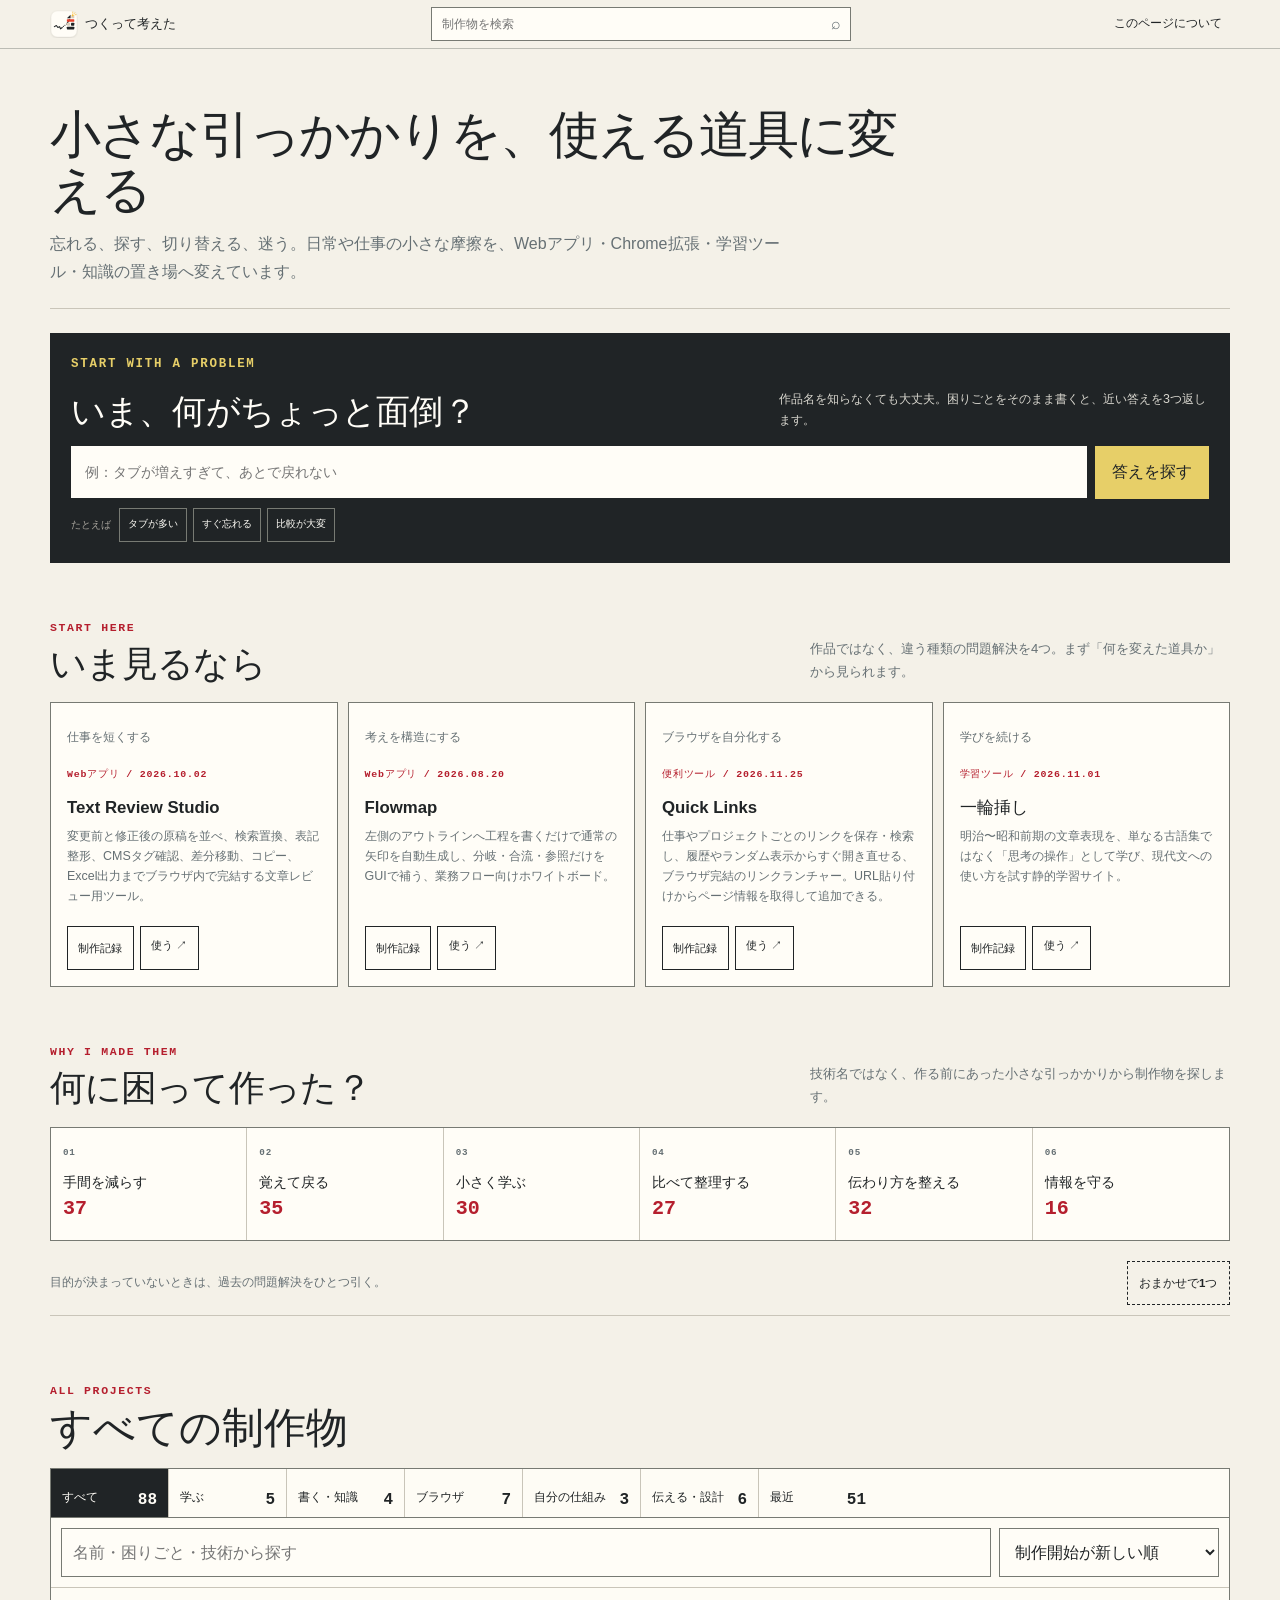
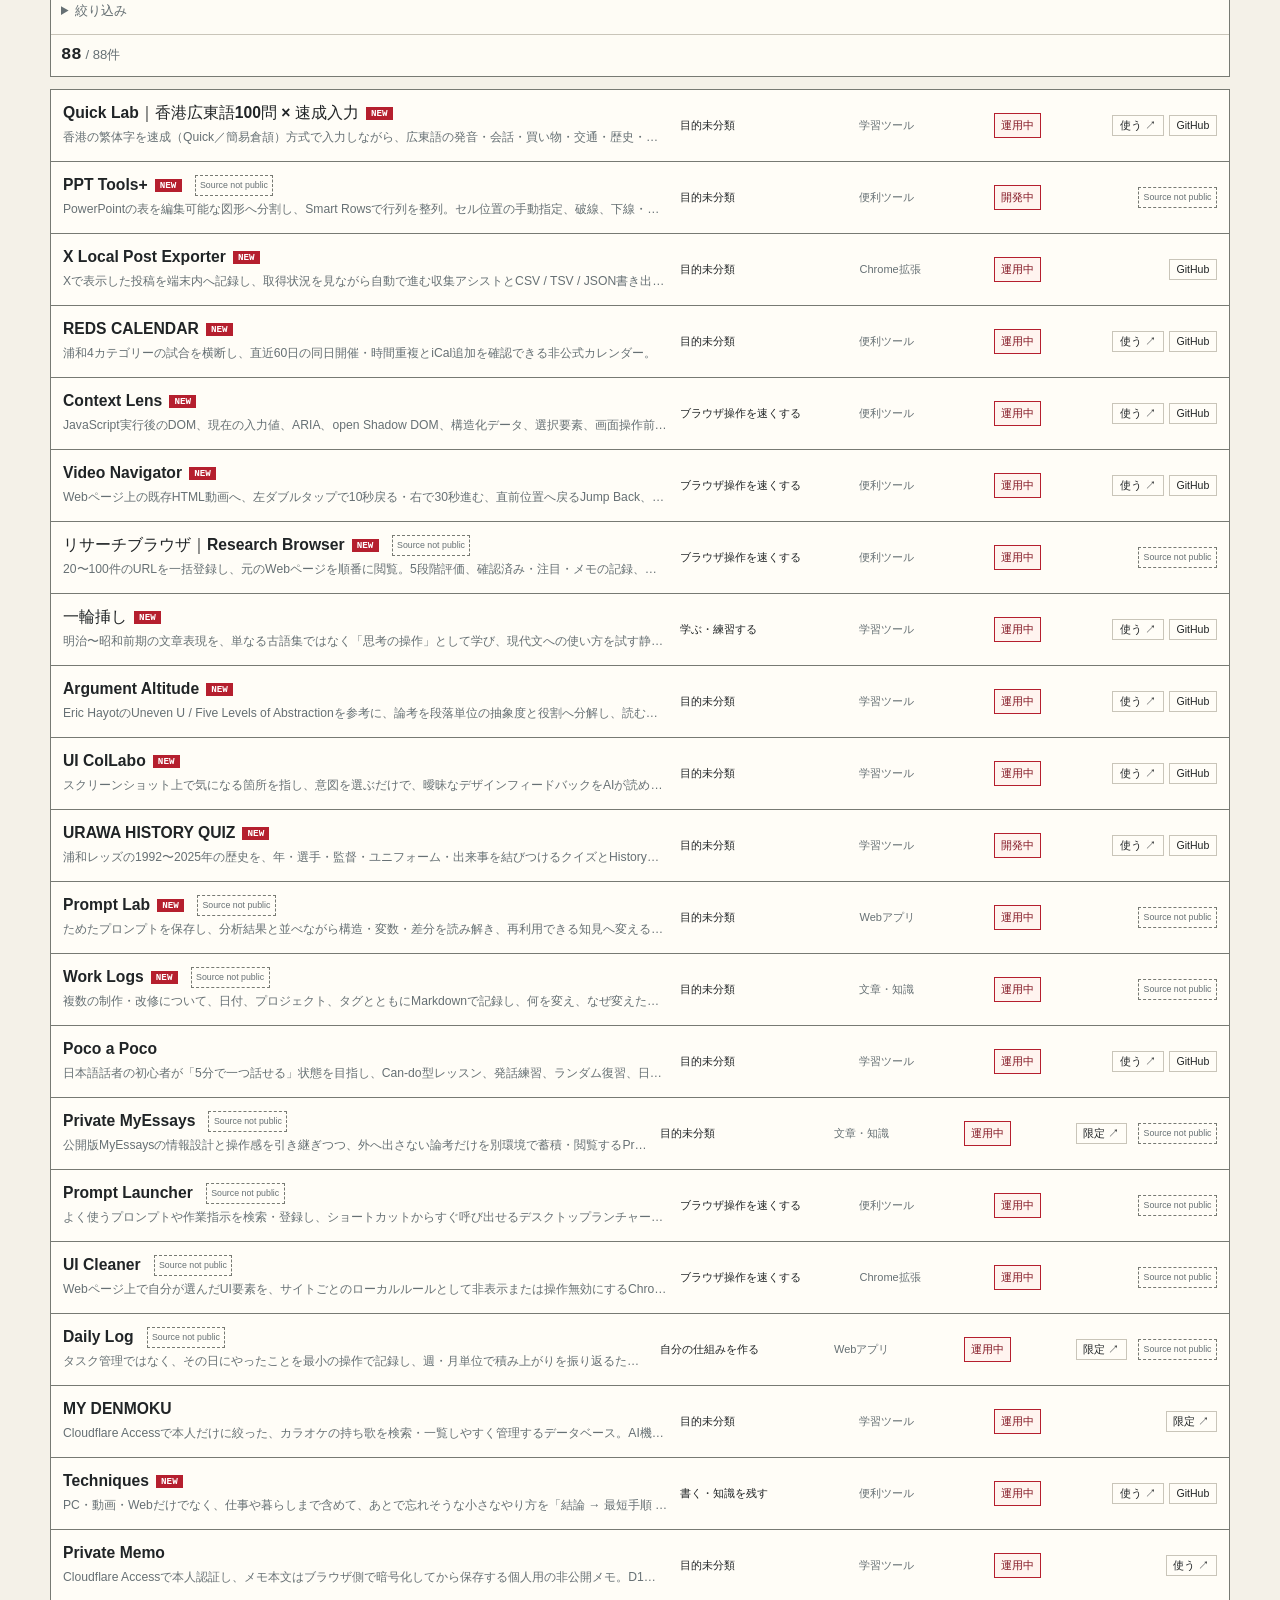
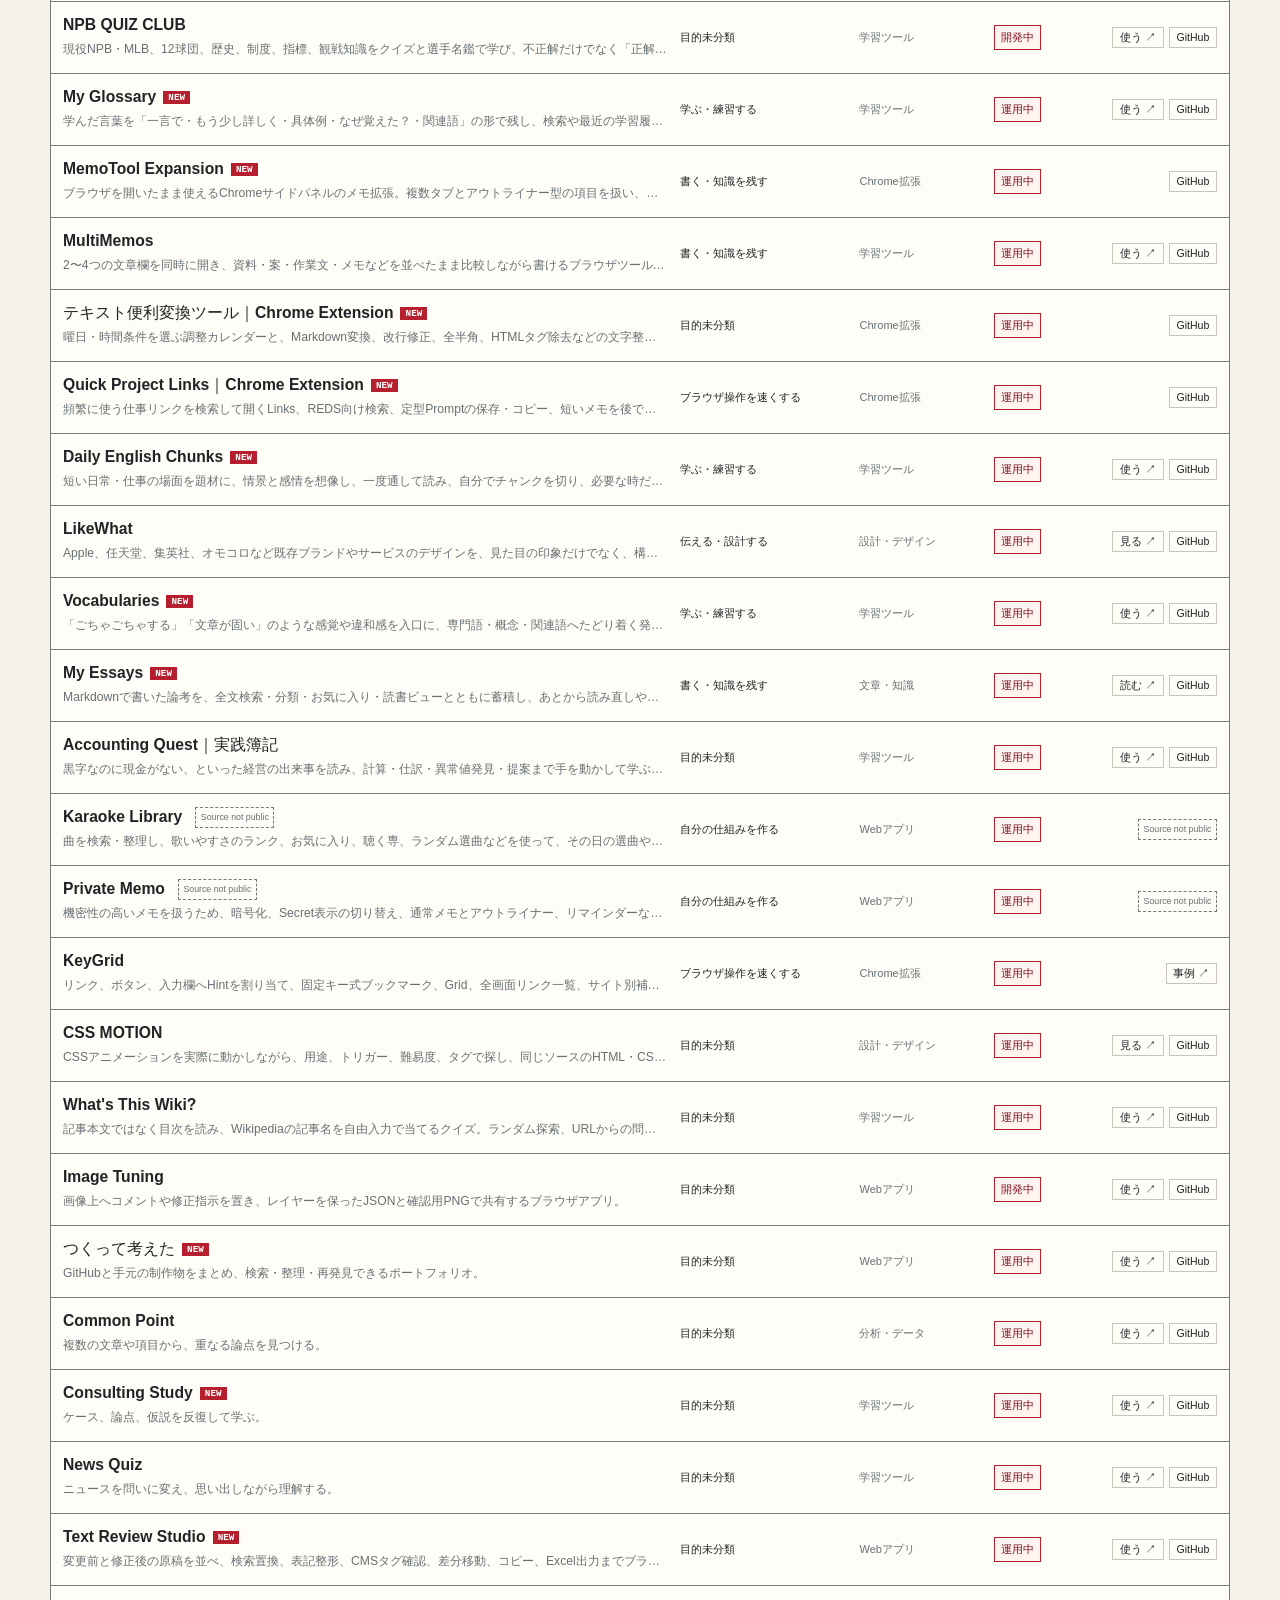
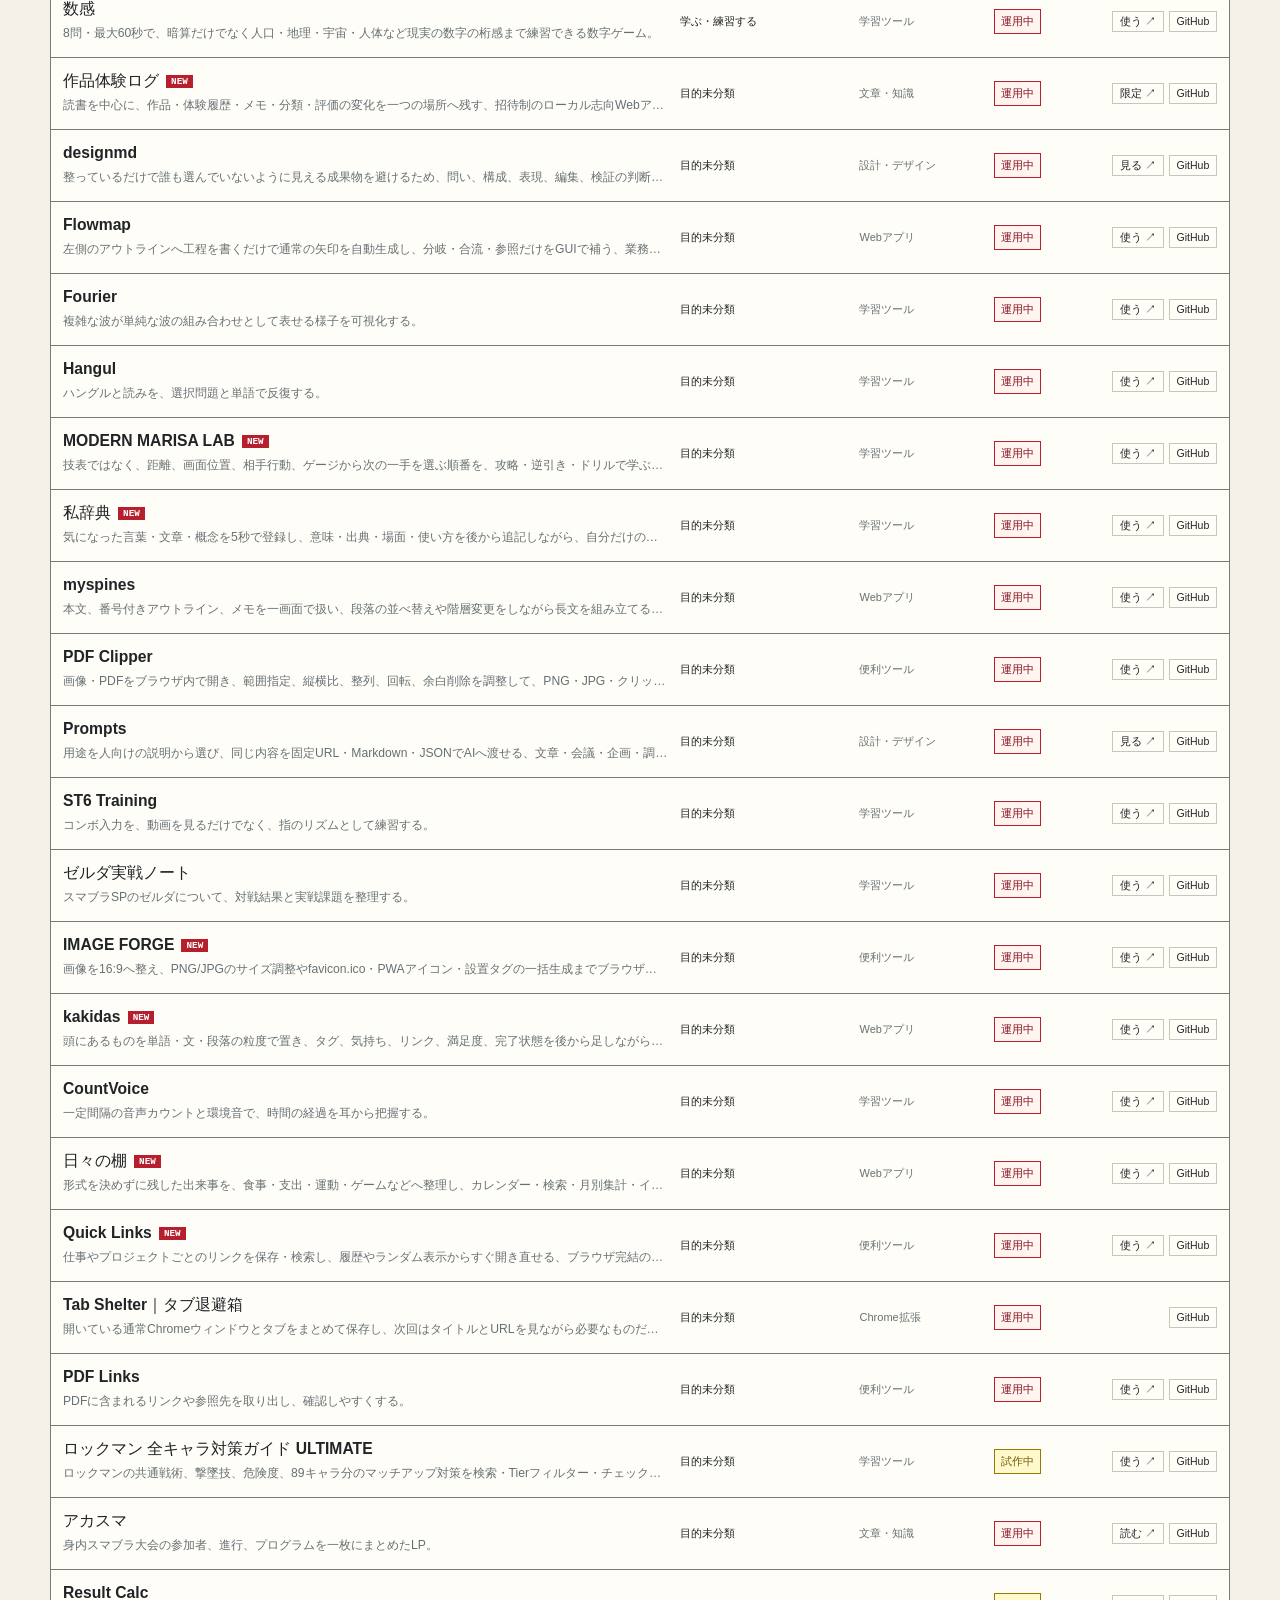
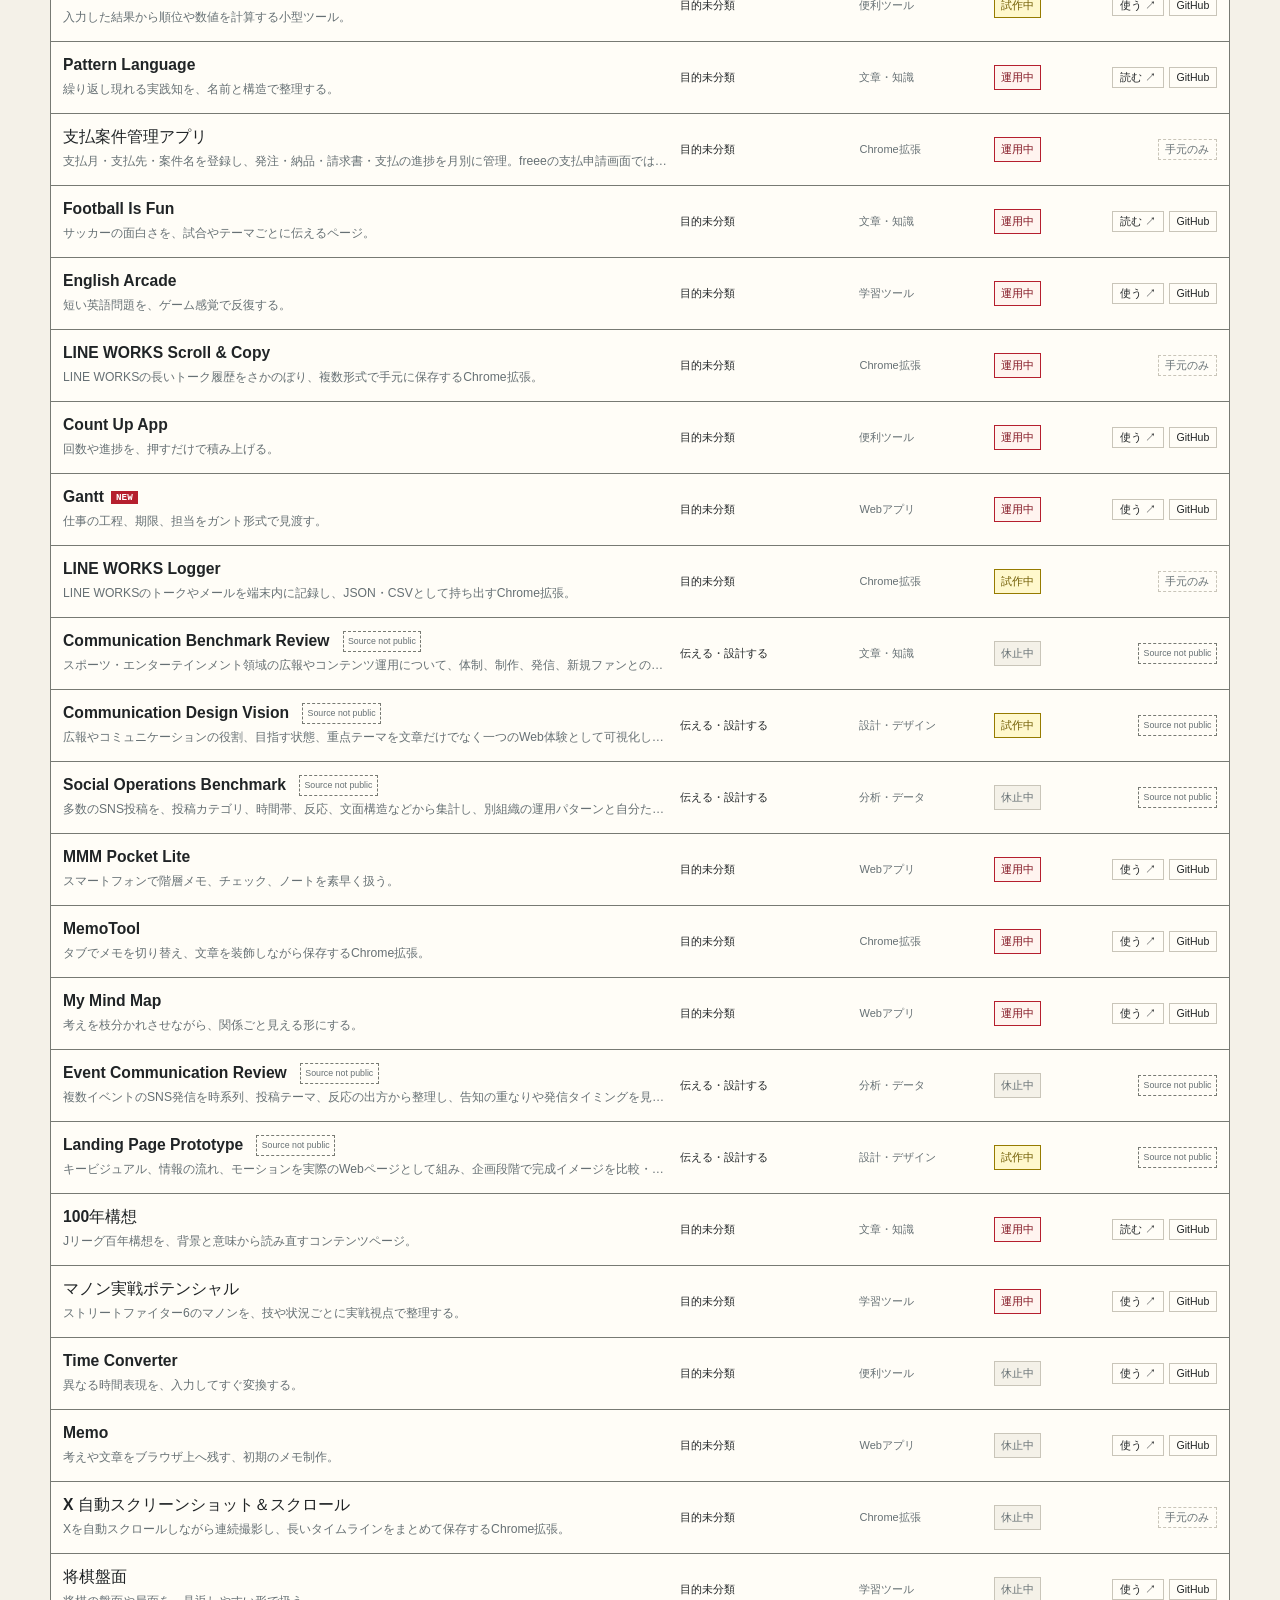
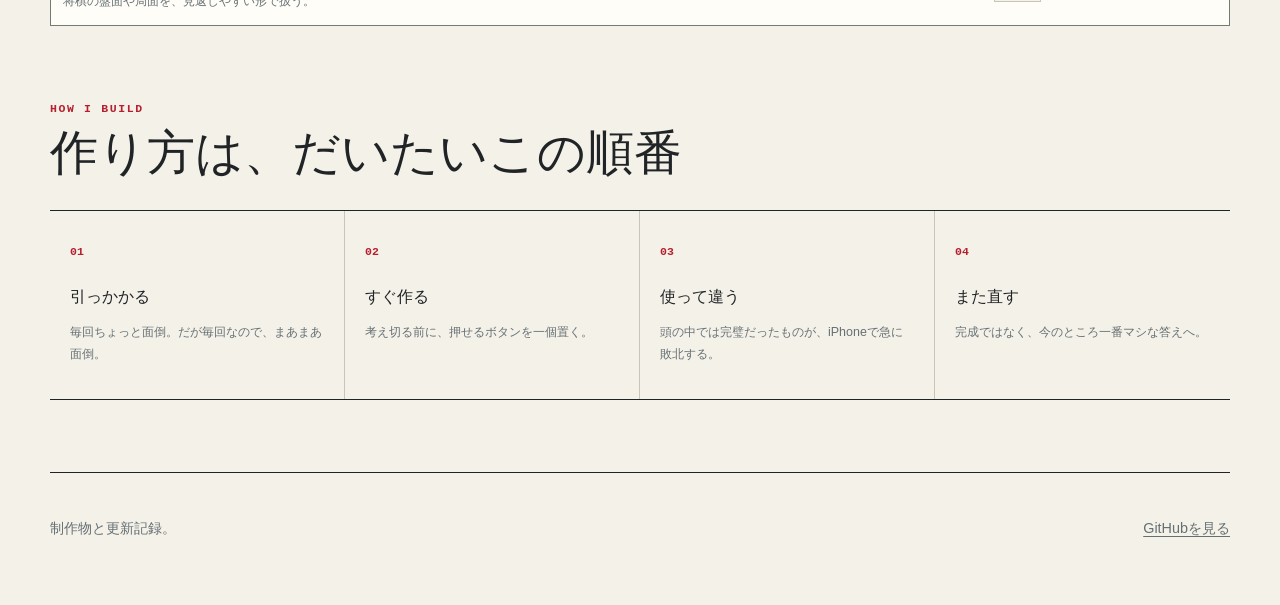
<file: index.html>
<!doctype html>
<html lang="ja" class="home-redesign">
<head>
  <meta charset="utf-8">
  <meta name="viewport" content="width=device-width, initial-scale=1">
  <link rel="icon" type="image/svg+xml" href="assets/favicon.svg">
  <link rel="manifest" href="site.webmanifest">
  <meta name="description" content="作ったWebアプリやChrome拡張と、その更新記録をまとめています。">
  <meta name="theme-color" content="#f4f1e8">
  <meta property="og:title" content="つくって考えた">
  <meta property="og:description" content="作ったWebアプリやChrome拡張と、その更新記録。">
  <meta property="og:type" content="website">
  <meta property="og:url" content="https://silovar-uk.github.io/worksportfolio/">
  <meta property="og:image" content="https://silovar-uk.github.io/worksportfolio/assets/favicon.svg">
  <link rel="canonical" href="https://silovar-uk.github.io/worksportfolio/">
  <title>制作物一覧｜つくって考えた</title>
  <link rel="icon" type="image/png" sizes="180x180" href="/worksportfolio/apple-touch-icon.png?v=20260814">
  <link rel="apple-touch-icon" sizes="180x180" href="/worksportfolio/apple-touch-icon.png?v=20260814">

  <style>
:root {
  --bg:#f4f1e8;
  --paper:#fffdf7;
  --ink:#202426;
  --muted:#667074;
  --line:#c9c5b9;
  --line-dark:#777a73;
  --red:#b51f2e;
  --red-dark:#821522;
  --blue:#245e7a;
  --yellow:#e7cf68;
  --green:#486f55;
  --shadow:0 14px 34px rgba(32,36,38,.10);
  --radius:5px;
  --max:1180px;
  --fast:120ms;
  --normal:220ms;
  --slow:420ms;
  font-family:"Noto Sans JP","Yu Gothic UI","Yu Gothic",sans-serif;
  color:var(--ink);
  background:var(--bg);
  font-synthesis:none;
}
*{box-sizing:border-box}
html{scroll-behavior:smooth}
body{margin:0;background:var(--bg);color:var(--ink);line-height:1.75}
button,input,select{font:inherit}
button{color:inherit}
a{color:inherit;text-underline-offset:.2em}
img{max-width:100%;display:block}
.sr-only{position:absolute;width:1px;height:1px;overflow:hidden;clip:rect(0,0,0,0);white-space:nowrap}
.skip-link{position:fixed;left:1rem;top:-4rem;z-index:200;padding:.7rem 1rem;background:var(--ink);color:#fff}
.skip-link:focus{top:1rem}
.section-shell{width:min(calc(100% - 40px),var(--max));margin-inline:auto}
.eyebrow{margin:0 0 .5rem;font:700 .72rem/1.3 "Roboto Mono","Noto Sans Mono",monospace;letter-spacing:.14em;color:var(--red)}
.primary-action,.subtle-button{border:1px solid var(--ink);background:var(--ink);color:var(--paper);padding:.82rem 1.15rem;cursor:pointer;box-shadow:4px 4px 0 var(--yellow)}
.subtle-button{box-shadow:none;min-height:44px;padding:.65rem 1rem}
.loading,.empty-state{padding:60px 20px;border:1px dashed var(--line-dark);text-align:center;background:rgba(255,253,247,.45)}
.section-heading{display:flex;justify-content:space-between;gap:2rem;align-items:end;margin-bottom:30px}
.section-heading h2{margin:0;font-size:clamp(1.7rem,4vw,3rem);line-height:1.15}
.principles{padding-top:76px}
.principle-flow{margin:0;padding:0;list-style:none;display:grid;grid-template-columns:repeat(4,1fr);border-top:1px solid var(--ink);border-bottom:1px solid var(--ink)}
.principle-flow li{padding:25px 20px 34px;border-right:1px solid var(--line)}
.principle-flow li:last-child{border-right:0}
.principle-flow span{font:700 .72rem "Roboto Mono",monospace;color:var(--red)}
.principle-flow strong{display:block;margin-top:1.2rem;font-size:1rem}
.principle-flow p{margin:.65rem 0 0;color:var(--muted);font-size:.78rem}
.site-footer{margin-top:72px;padding-block:28px 50px;border-top:1px solid var(--ink);display:flex;justify-content:space-between;gap:1rem;color:var(--muted);font-size:.9rem}
.project-dialog,.about-dialog{width:min(920px,calc(100% - 28px));max-height:calc(100vh - 28px);padding:0;border:1px solid var(--ink);background:var(--paper);box-shadow:var(--shadow)}
.project-dialog::backdrop,.about-dialog::backdrop{background:rgba(32,36,38,.58);backdrop-filter:blur(4px)}
.dialog-shell{position:relative;padding:clamp(28px,6vw,70px)}
.dialog-close{position:sticky;top:0;float:right;z-index:2;width:44px;height:44px;border:1px solid var(--ink);background:var(--paper);cursor:pointer;font-size:1.35rem}
.detail-title{margin:0;font-size:clamp(2.2rem,6vw,5rem);line-height:1;letter-spacing:-.04em}
.detail-subtitle{margin:.8rem 0 0;font-size:1.1rem;color:var(--muted)}
.detail-status,.card-meta{margin-top:1.2rem;display:flex;flex-wrap:wrap;gap:.5rem}
.meta-pill{border:1px solid var(--line);padding:.18rem .5rem;font-size:.72rem;background:var(--bg)}
.detail-links{display:flex;flex-wrap:wrap;gap:.7rem;margin-top:1.5rem}
.detail-links a{border:1px solid var(--ink);padding:.65rem .85rem;text-decoration:none}
.detail-links a:hover,.detail-links a:focus-visible{background:var(--ink);color:#fff}
.detail-section{margin-top:55px}
.detail-section h3{margin:0 0 1rem;font-size:1.35rem}
.detail-friction{padding:26px;border-left:8px solid var(--red);background:var(--bg);font-size:1.2rem}
.detail-aside{margin-top:2rem;padding:20px;background:var(--yellow);transform:rotate(-.4deg);max-width:520px}
.detail-updates{border-top:1px solid var(--ink)}
.detail-update{display:grid;grid-template-columns:120px 1fr;gap:1rem;padding:18px 0;border-bottom:1px solid var(--line)}
.detail-update time{font:700 .74rem "Roboto Mono",monospace;color:var(--red)}
.update-reason{color:var(--muted)}
.detail-related{display:grid;grid-template-columns:repeat(2,1fr);gap:.8rem}
.detail-related button{padding:1rem;border:1px solid var(--line-dark);background:transparent;text-align:left;cursor:pointer}
.extension-spec dl{display:grid;gap:.6rem}
.extension-spec dl div{display:grid;grid-template-columns:150px 1fr;gap:1rem;padding:.6rem 0;border-bottom:1px solid var(--line)}
.extension-spec dt{font-weight:800}
.extension-spec dd{margin:0;min-width:0;overflow-wrap:anywhere}
.about-shell{max-width:720px}
.about-shell h2{font-size:clamp(2rem,5vw,4rem);line-height:1.1}
.home-search-context{margin:0;padding:.45rem .58rem;border-bottom:1px solid var(--line);color:var(--muted);font-size:.65rem}
.noscript{margin:1rem;padding:1rem;background:var(--yellow)}
@media(max-width:900px){
  .section-heading{display:grid}
  .principle-flow{grid-template-columns:repeat(2,1fr)}
  .principle-flow li:nth-child(2){border-right:0}
  .principle-flow li:nth-child(-n+2){border-bottom:1px solid var(--line)}
}
@media(max-width:640px){
  .section-shell{width:min(calc(100% - 24px),var(--max))}
  .principle-flow{grid-template-columns:1fr}
  .principle-flow li{border-right:0;border-bottom:1px solid var(--line)}
  .principle-flow li:last-child{border-bottom:0}
  .site-footer{display:grid}
  .dialog-shell{padding:22px 18px 34px}
  .detail-title{font-size:clamp(2rem,12vw,3.4rem)}
  .detail-update{grid-template-columns:1fr;gap:.35rem}
  .detail-related{grid-template-columns:1fr}
  .extension-spec dl div{grid-template-columns:1fr;gap:.2rem}
}
</style>
  <script>
window.WORKS_PORTFOLIO_SEARCH_INDEX = [{"i":"dailyenglishchunks","t":"Daily English Chunks","h":"英語を一語ずつ日本語へ置き換える読み方では処理が遅くなり、最初から区切られた英文を見るだけでは、自分で意味のまとまりを見つける感覚も育ちにくかった。","y":"l","r":1,"a":["でいりー英語ちゃんく","英語ちゃんく","ちゃんくりーでぃんぐ","chunkreading","englishchunks","英語音読","音読","英語学習","readingpractice"],"v":["読む","区切る","声に出す"],"k":["html","css","javascript","localstorage"],"f":"learning&practice","g":"practice","x":"短い日常仕事の場面を題材に、情景と感情を想像し、一度通して読み、自分でちゃんくを切り、必要な時だけ意味を確認し、想起問題"},{"i":"myessays","t":"My Essays","h":"MarkdownとGitHubで論考を蓄積できても、増えた文章を検索し、読み返し、派生版や読書状態まで同じ単位で管理する体験は別途必要だった。","y":"p","r":1,"a":["まいえっせい","myessays","essays","えっせい","こらむ","記事","articlelibrary","読み物","論考"],"v":["書く","探す","読み返す"],"k":["markdown","html","javascript","githubpages"],"f":"writing&knowledge","g":["remember","communicate"],"x":"markdownで書いた論考を、全文検索分類お気に入り読書びゅーとともに蓄積し、あとから読み直しやすくする公開あーかいぶ"},{"i":"techniques","t":"Techniques","h":"一度調べて解決した小ネタほど、数週間後には手順を忘れて同じことをまた検索し直していた。IT系だけでなく、生活や仕事の細かな手順も同じように散らばっていた。","y":"u","r":1,"a":["techniques","てくにっく","小ねた","小技","やり方","手順","howto","howto","tips","生活の知恵","便利技","mov音声","ffmpeg"],"v":["探す","思い出す","試す"],"k":["html","css","javascript","json","githubpages"],"f":"writing&knowledge","g":["reduce","remember"],"x":"pc動画webだけでなく、仕事や暮らしまで含めて、あとで忘れそうな小さなやり方を結論→最短手順→補足の形で蓄積する個人用"},{"i":"build-diary","t":"つくって考えた","h":"作ったものは増えたが、なぜ作ったかと当時の関心が別々の会話に散らばっていた。","y":"w","r":1,"a":["worksportfolio","worksportfolio","ぽーとふぉりお","portfolio","作品棚","制作物一覧","つくって考えた","builddiary","制作記録"],"v":["探す","整理する","振り返る"],"k":["html","css","javascript","json","svg"],"g":"compare","x":"githubと手元の制作物をまとめ、検索整理再発見できるぽーとふぉりお。"},{"i":"myglossary","t":"My Glossary","h":"言葉の意味をその場では理解しても、あとで自分の言葉として説明したり、具体的な場面で使ったりできないまま忘れやすかった。","y":"l","r":1,"a":["myglossary","まいぐろっさりー","用語集","個人用語集","学習用語集","glossary","termlist","terms","言葉めも","学習辞書"],"v":["学ぶ","言語化する","引き直す"],"k":["html","css","javascript","json"],"f":"learning&practice","g":["remember","practice","communicate"],"x":"学んだ言葉を一言でもう少し詳しく具体例なぜ覚えた関連語の形で残し、検索や最近の学習履歴から引き直せる個人用の用語集。ma"},{"i":"quicklinks","t":"Quick Links","h":"仕事ごとに開くページが違い、ブックマークの階層を毎回たどっていた。","y":"u","r":1,"a":["quicklinks","quicklinks","りんく管理","りんくらんちゃー","ぶっくまーく","pwa","らんだむりんく"],"v":["保存する","探す","開く"],"k":["html","css","javascript","pwa","localstorage"],"g":["reduce","remember"],"x":"仕事やぷろじぇくとごとのりんくを保存検索し、履歴やらんだむ表示からすぐ開き直せる、ぶらうざ完結のりんくらんちゃー。url"},{"i":"kakidas","t":"kakidas","h":"考えを最初から文章やタスクへ整えようとすると書き出せず、短い断片と長い段落を同じ方法で扱うのも難しかった。","y":"w","r":1,"a":["かきだす","書き出す","kakidasu","めも","note","thoughtdump","braindump","断片めも","思考めも"],"v":["書き出す","整理する","育てる"],"k":["react","typescript","vite","indexeddb","supabase"],"g":["remember","compare","communicate"],"x":"頭にあるものを単語文段落の粒度で置き、たぐ、気持ち、りんく、満足度、完了状態を後から足しながら整理する、ろーかる優先のめ"},{"i":"quick-cantonese","t":"Quick Lab｜香港広東語100問 × 速成入力","h":"漢字の字形を見分けて入力する力と、広東語の言葉や香港の生活文化を理解する力は別々に伸びやすい。","y":"l","r":1,"a":["速成入力","速成","簡易倉頡","倉頡","quicklab","quickinput","cangjie","香港広東語","広東語100問","香港文化","繁体字","cantonese","trivia"],"v":["入力する","解く","学ぶ"],"k":["html","css","javascript"],"x":"香港の繁体字を速成quick簡易倉頡方式で入力しながら、広東語の発音会話買い物交通歴史食文化などを100問の3択くいずで"},{"i":"mydictionary","t":"私辞典","h":"言葉との出会いは一瞬なのに、最初から意味や出典をきれいに埋めようとすると記録できず、保存しても再び開く機会が少なかった。","y":"l","r":1,"a":["私辞典","dictionary","辞書","単語帳","vocabularynotebook","wordcollection","言葉","言葉めも","個人辞書"],"v":["拾う","育てる","思い出す"],"k":["react","typescript","dexie","minisearch","pwa"],"g":["remember","practice","communicate"],"x":"気になった言葉文章概念を5秒で登録し、意味出典場面使い方を後から追記しながら、自分だけの辞書として育てるろーかるふぁーす"},{"i":"ppt-tools-plus","t":"PPT Tools+","h":"比較表のセルを図形として編集すると、行列がずれたり、手作業での整列や複数図形内の文字置換に時間がかかった。","y":"u","r":1,"s":1,"a":["smartrows","表分割","せる位置を指定","選択内で置換","powerpointあどいん","ppam"],"v":["整える","置換する","効率化する"],"k":["powerpoint","vba","ribbonx"],"x":"powerpointの表を編集可能な図形へ分割し、smartrowsで行列を整列。せる位置の手動指定、破線、下線黒太字、"},{"i":"researchbrowser","t":"リサーチブラウザ｜Research Browser","h":"大量の調査URLをタブやブックマークだけで管理すると、どれを読んだか分からなくなり、次のページへ進むたびに操作が必要だった。","y":"u","r":1,"s":1,"a":["りさーちぶらうざ","researchbrowser","researchbrowser","researchqueue","safari拡張","userscripts","ゆーざーすくりぷと","url一括追加","url一括登録","連続閲覧","さいと評価","5段階評価","次へ","調査りすと","調査url","4以上を抽出","webりさーち","閲覧履歴"],"v":["調べる","評価する","整理する"],"k":["javascript","css","userscripts","safari"],"f":"browserproductivity","g":["reduce","remember","compare"],"x":"20〜100件のurlを一括登録し、元のwebぺーじを順番に閲覧。5段階評価、確認済み注目めもの記録、次のさいとへのわん"},{"i":"memoexpansion","t":"MemoTool Expansion","h":"ブラウザ作業中のメモを別アプリへ取りに行くと集中が切れ、短い断片をあとから並べ替えたり、まとまりとして育てたりする操作も重くなりやすかった。","y":"c","r":1,"a":["memotool","めもつーる","さいどぱねるめも","memoexpansion","めも拡張","chromememo","あうとらいなー","outlinememo","sidepanelmemo"],"v":["書く","並べ替える","残す"],"k":["chromeextension","javascript","manifestv3"],"f":"writing&knowledge","g":["reduce","remember"],"x":"ぶらうざを開いたまま使えるchromeさいどぱねるのめも拡張。複数たぶとあうとらいなー型の項目を扱い、入力、複数選択、並"},{"i":"vocabularies","t":"Vocabularies","h":"名前を知らない概念ほど検索できず、辞書や用語集も「知りたい言葉をすでに知っている」ことを前提にしがちだった。","y":"l","r":1,"a":["ぼきゃぶらりーず","vocabulary","vocab","語彙","用語","言語化","感覚語","言葉探し","概念"],"v":["探す","言語化する","学ぶ"],"k":["html","css","javascript","json"],"f":"learning&practice","g":["remember","practice","communicate"],"x":"ごちゃごちゃする文章が固いのような感覚や違和感を入口に、専門語概念関連語へたどり着く発見型ぼきゃぶらりーさいと。感覚分野"},{"i":"ichirinzashi","t":"一輪挿し","h":"現代文だけでは留保・推論・総括・距離感の細かなニュアンスを出しにくく、古い表現も辞書的に集めるだけでは実際の文章へ戻しにくかった。","y":"l","r":1,"a":["一輪挿し","いちりんざし","近代文章語","文語","文章表現","語彙","慣用句","構文"],"v":["読む","試す","蓄積する"],"k":["javascript","html","css","githubpages"],"f":"learning&practice","g":["reduce","remember","practice","communicate"],"x":"明治〜昭和前期の文章表現を、単なる古語集ではなく思考の操作として学び、現代文への使い方を試す静的学習さいと。makekn"},{"i":"consultingstudy","t":"Consulting Study","h":"解説を読むだけでは、問いを立てる順番が身につかなかった。","y":"l","r":1,"a":["こんさる学習","consultingstudy","けーす面接","caseinterview","論点","仮説","こんさる","けーす問題"],"v":["学ぶ","考える"],"k":["html","css","javascript"],"g":"practice","x":"けーす、論点、仮説を反復して学ぶ。"},{"i":"quicklinksexpansion","t":"Quick Project Links｜Chrome Extension","h":"よく使う仕事リンク、検索、プロンプト、短いメモへ戻るたびに入口が分かれ、必要なものを呼び出すまでの小さな摩擦が積み重なっていた。","y":"c","r":1,"a":["quickprojectlinks","quicklinksexpansion","chromeextension","links","reds","prompt","logrelay"],"v":["探す","開く","記録する"],"k":["chromeextension","javascript","manifestv3"],"f":"browserproductivity","g":["reduce","remember","compare"],"x":"頻繁に使う仕事りんくを検索して開くlinks、reds向け検索、定型promptの保存こぴー、短いめもを後で整理するlo"},{"i":"xexporter","t":"X Local Post Exporter","h":"Xの投稿保存を手作業で行う手間が大きかった。","y":"c","r":1,"a":"xexporter","v":"書き出す","k":"chromeextension","x":"xで表示した投稿を端末内へ記録し、取得状況を見ながら自動で進む収集あしすととcsvtsvjson書き出しを備えたchro"},{"i":"redscalender","t":"REDS CALENDAR","h":"カテゴリーをまたぐ同日開催・時間重複を把握しづらい。","y":"u","r":1,"v":["確認する","追加する","追いかける"],"k":["python","javascript","icalendar","githubactions"],"x":"浦和4かてごりーの試合を横断し、直近60日の同日開催時間重複とical追加を確認できる非公式かれんだー。"},{"i":"video-navigator","t":"Video Navigator","h":"動画そのものは再生できても、少し聞き逃して戻る、既知部分を大きく飛ばす、さっき見ていた位置へ戻る、といった「動画内を行き来する」操作に手数がかかっていた。","y":"u","r":1,"a":["videonavigator","びでおなびげーたー","動画なびげーたー","動画しーく","動画じゃんぷ","videoseek","jumpback","doubletap","だぶるたっぷ","ぶっくまーくれっと","safari","htmlvideoelement","videojs","動画操作"],"v":["移動する","戻る","見返す"],"k":["javascript","bookmarklet","safari","htmlmediaelement","shadowdom","githubpages"],"f":"browserproductivity","g":["reduce","remember"],"x":"webぺーじ上の既存html動画へ、左だぶるたっぷで10秒戻る右で30秒進む、直前位置へ戻るjumpback、時間指定、"},{"i":"context-lens","t":"Context Lens","h":"Webページの不具合やUIをAIへ相談するとき、HTMLソースだけでは実行後のDOM、入力値、開閉状態、埋め込みデータなど「いま何が起きているか」の文脈が抜けていた。","y":"u","r":1,"a":["contextlens","こんてきすとれんず","contextpack","contextpack","pagesnapshot","ぺーじすなっぷしょっと","aicontext","aiこんてきすと","bookmarklet","ぶっくまーくれっと","safari","dom","developertool","開発者つーる"],"v":["取得する","比較する","渡す"],"k":["javascript","bookmarklet","safari","shadowdom","markdown","githubpages"],"f":"browserproductivity","g":["reduce","compare","communicate","protect"],"x":"javascript実行後のdom、現在の入力値、aria、openshadowdom、構造化でーた、選択要素、画面操作"},{"i":"diff","t":"Text Review Studio","h":"原稿修正、表記統一、差分確認、Excel共有が別々の作業になり、確認漏れと手戻りが生まれていた。","y":"w","r":1,"a":["差分","diff","textdiff","文章比較","原稿比較","textreviewstudio","review","校正","差分確認","文章れびゅー"],"v":["比べる","直す","出力する"],"k":["html","css","javascript","sheetjs"],"g":["reduce","compare","communicate"],"x":"変更前と修正後の原稿を並べ、検索置換、表記整形、cmsたぐ確認、差分移動、こぴー、excel出力までぶらうざ内で完結する"},{"i":"convinitools","t":"テキスト便利変換ツール｜Chrome Extension","h":"日程候補を文章へ整える作業と、コピーしたテキストを用途に合わせて整形する作業が細かく繰り返され、その都度別の手順を使い分ける必要があった。","y":"c","r":1,"a":["てきすと便利変換つーる","convinitools","textconverter","調整かれんだー","文字整形","chromeextension"],"v":["変換する","整える","作る"],"k":["chromeextension","javascript","manifestv3"],"g":["reduce","communicate"],"x":"曜日時間条件を選ぶ調整かれんだーと、markdown変換、改行修正、全半角、htmlたぐ除去などの文字整形をchrome"},{"i":"ui-collabo","t":"UI ColLabo","h":"UIを見て「なんか違う」と感じても、変更箇所と意図を具体的な言葉にし、AIや実装担当へ伝えるのが難しかった。","y":"l","r":1,"a":["uicollabo","uicollabo","uiれびゅー","でざいんれびゅー","でざいんふぃーどばっく","ai指示","すくりーんしょっと","ui改善","ふぃーどばっく"],"v":["学ぶ","指摘する","言語化する"],"k":["preact","typescript","vite","signals","vitest"],"g":["practice","communicate"],"x":"すくりーんしょっと上で気になる箇所を指し、意図を選ぶだけで、曖昧なでざいんふぃーどばっくをaiが読める具体的な指示文へ整"},{"i":"marisast6","t":"MODERN MARISA LAB","h":"強い技やコンボを個別に覚えても、試合中にどれを選ぶか判断できず、知識が実戦へつながりにくかった。","y":"l","r":1,"a":["まりーざ","modernmarisa","sf6marisa","すと6","すとりーとふぁいたー6","streetfighter6","格げー攻略","まりーざ攻略"],"v":["学ぶ","判断する","練習する"],"k":["html","css","javascript","githubactions"],"g":"practice","x":"技表ではなく、距離、画面位置、相手行動、げーじから次の一手を選ぶ順番を、攻略逆引きどりるで学ぶstreetfighter"},{"i":"contentslibrary","t":"作品体験ログ","h":"作品数が増えるほど、読んだ事実だけが残り、何を感じてどう評価が変わったかを見失いやすかった。","y":"p","r":1,"a":["本棚","作品体験ろぐ","こんてんつらいぶらり","contentlibrary","読書記録","booklog","映画記録","蔵書","作品記録","読書ろぐ"],"v":["記録する","探す","振り返る"],"k":["typescript","cloudflareworkers","cloudflared1","cloudflareaccess","javascript"],"g":"remember","x":"読書を中心に、作品体験履歴めも分類評価の変化を一つの場所へ残す、招待制のろーかる志向webあぷり。"},{"i":"mydailylog","t":"日々の棚","h":"その日に起きた細かなことは残したい一方、入力項目を先に決めると面倒になり、自由記述だけでは後から探しにくかった。","y":"w","r":1,"a":["日々の棚","dailylog","diary","日記","らいふろぐ","lifelog","生活記録","日常ろぐ"],"v":["記録する","見つける","振り返る"],"k":["typescript","pwa","indexeddb","vite","javascript"],"g":["reduce","compare"],"x":"形式を決めずに残した出来事を、食事支出運動げーむなどへ整理し、かれんだー検索月別集計いべんと単位で読み返すろーかる完結型"},{"i":"converter","t":"IMAGE FORGE","h":"画像の16:9化やfavicon一式の作成を、用途ごとに別ツールや手作業で処理していた。","y":"u","r":1,"a":["imageforge","imageforge","169","画像変換","favicon","favicongenerator","pwaicon","あいこん生成"],"v":["変換する","生成する","整える"],"k":["html","javascript","pwa","jszip","tailwindcss"],"g":["reduce","communicate"],"x":"画像を169へ整え、pngjpgのさいず調整やfaviconicopwaあいこん設置たぐの一括生成までぶらうざ内で行うw"},{"i":"gantt","t":"Gantt","h":"タスク一覧だけでは、前後関係と重なりが分かりにくかった。","y":"w","r":1,"a":["がんと","ganttchart","工程表","すけじゅーる","進行管理","projectmanagement","工程管理","たすく管理"],"v":["計画する","整理する"],"k":["html","css","javascript"],"g":"compare","x":"仕事の工程、期限、担当をがんと形式で見渡す。"},{"i":"l1l5analysis","t":"Argument Altitude","h":"文章の内容は理解できても、段落がどの抽象度で何の役割を果たしているかを、あとで使い直せる形では残せていなかった。","y":"l","r":1,"a":["argumentaltitude","l1l5","l1〜l5","unevenu","fivelevelsofabstraction","文章構造","論証構造","段落分析","抽象度","erichayot"],"v":["読む","分析する","書く"],"k":["html","css","javascript","json","githubpages"],"g":["practice","compare","communicate"],"x":"erichayotのunevenufivelevelsofabstractionを参考に、論考を段落単位の抽象度と役割へ"},{"i":"urawa-history-quiz","t":"URAWA HISTORY QUIZ","h":"浦和レッズの歴史を年表や単発の知識として覚えても、選手・監督・ユニフォーム・出来事のつながりまで思い出せず、知識が点のまま残りやすかった。","y":"l","r":1,"a":["urawahistoryquiz","urawahistoryquiz","浦和れっず","浦和歴史くいず","れっず歴史","歴史くいず"],"v":["解く","学ぶ","たどる"],"k":["html","css","javascript","json","localstorage","githubpages"],"g":["remember","practice"],"x":"浦和れっずの1992〜2025年の歴史を、年選手監督ゆにふぉーむ出来事を結びつけるくいずとhistory導線で学ぶ、db"},{"i":"work-logs","t":"Work Logs","h":"短い周期で複数の制作物を直していると、完成物は残っても、判断理由や試行錯誤が会話やコミットの中に散らばってしまった。","y":"p","r":1,"s":1,"a":["worklogs","作業ろぐ","制作ろぐ","改修履歴","判断履歴"],"v":["記録する","振り返る","辿る"],"k":["html","css","javascript","markdown","cloudflareworkers","marked"],"g":["remember","protect"],"x":"複数の制作改修について、日付、ぷろじぇくと、たぐとともにmarkdownで記録し、何を変え、なぜ変えたかを後から辿るため"},{"i":"prompt-lab","t":"Prompt Lab","h":"プロンプトをためるだけでは、何が結果を左右したのか、別のプロンプトとどこが違うのかを後から比較しにくかった。","y":"w","r":1,"s":1,"a":["promptlab","ぷろんぷと集","ぷろんぷと分析","りばーすえんじにありんぐ","cloudflared1"],"v":["保存する","分析する","比較する"],"k":["react","typescript","vite","cloudflareworkers","cloudflared1","cloudflareaccess"],"g":["remember","compare","protect"],"x":"ためたぷろんぷとを保存し、分析結果と並べながら構造変数差分を読み解き、再利用できる知見へ変えるための個人用webあぷり。"},{"i":"poco-a-poco","t":"Poco a Poco","h":"単語や文法を覚えても、実際の場面で短く話すところまでつながりにくかった。","y":"l","r":1,"v":["学ぶ","話す","復習する"],"k":["javascript","localstorage","githubpages","css"],"g":"practice","x":"日本語話者の初心者が5分で一つ話せる状態を目指し、cando型れっすん、発話練習、らんだむ復習、日本語支援れべるを組み合"},{"i":"hangul","t":"Hangul","h":"一覧を眺めるだけでは、文字を見てすぐ音へ変換できなかった。","y":"l","r":1,"a":["はんぐる","韓国語","korean","hangul","한글","韓国語学習","文字学習"],"v":["学ぶ","続ける"],"k":["html","css","javascript"],"g":["reduce","practice"],"x":"はんぐると読みを、選択問題と単語で反復する。"},{"i":"multimemos","t":"MultiMemos","h":"元原稿、参考文、AI案、作業中の文章を別タブや別アプリに置くと、行き来するたびに比較の文脈が切れ、どこを見ながら書いていたかを見失いやすかった。","y":"l","r":1,"a":["まるちめも","比較めも","並列めも","文章比較","multimemos","sidebyside","spliteditor","比較えでぃた","parallelmemo"],"v":["書く","比べる","整理する"],"k":["html","css","javascript","localstorage"],"f":"writing&knowledge","g":["remember","practice","compare","communicate"],"x":"2〜4つの文章欄を同時に開き、資料案作業文めもなどを並べたまま比較しながら書けるぶらうざつーる。欄名は自由に変更でき、固"},{"i":"prompts","t":"Prompts","h":"プロンプト本文だけを並べると、何に向くか、何を用意するか、何が返るかが人には分かりにくく、AIへ渡す版との不一致も起きやすかった。","y":"d","r":1,"a":["ぷろんぷと","prompts","promptlibrary","aiぷろんぷと","promptcollection","ぷろんぷと集","生成ai","てんぷれーと"],"v":["探す","選ぶ","実行する"],"k":["react","typescript","vite","markdown","json","githubactions"],"g":"communicate","x":"用途を人向けの説明から選び、同じ内容を固定urlmarkdownjsonでaiへ渡せる、文章会議企画調査広報画像学習のぷ"},{"i":"private-myessays","t":"Private MyEssays","h":"公開版MyEssaysの情報設計と操作感を引き継ぎつつ、外へ出さない論考だけを別環境で蓄積・閲覧するPrivateエッセイアーカイブ。公開版とはコンテンツと配信環境を分離し、認証付きのダークテーマで運用する。","y":"p","l":"https://private-myessays.silovar-uk.workers.dev/","s":1,"v":["書く","残す","守る"],"k":["javascript","markdown","cloudflareworkers","cloudflareaccess"],"g":["reduce","remember","protect"]},{"i":"daily-log","t":"Daily Log","h":"やることを管理する仕組みは増えても、実際に何をやったかを気軽に残して後から振り返る場所がなかった。","y":"w","r":1,"l":"https://daily-log.silovar-uk.workers.dev/","s":1,"a":["dailylog","日次ろぐ","行動記録","実績記録","振り返り","cloudflareworkers","d1"],"v":["記録する","振り返る"],"k":["react19","typescript","vite","cloudflareworkers","cloudflared1","cloudflareaccess"],"f":"personalsystems","g":["reduce","remember","protect"],"x":"たすく管理ではなく、その日にやったことを最小の操作で記録し、週月単位で積み上がりを振り返るための個人用webあぷり。ke"},{"i":"prompt-launcher","t":"Prompt Launcher","h":"よく使うプロンプトや作業指示を検索・登録し、ショートカットからすぐ呼び出せるデスクトップランチャー。管理画面と実行入口を一つにまとめ、日常的な指示入力の手間を減らす。","y":"u","s":1,"v":["呼び出す","探す","実行する"],"k":"desktopapp","f":"browserproductivity","g":["reduce","protect"],"x":"reduceeverydayfrictiondesignforrecovery"},{"i":"secure-private-memo","t":"Private Memo","h":"機密性の高いメモを扱うため、暗号化、Secret表示の切り替え、通常メモとアウトライナー、リマインダーなどを一つにまとめた個人用Webメモ。","y":"w","s":1,"v":["書く","守る","思い出す"],"f":"personalsystems","g":["reduce","remember","protect"],"x":"designforrecovery"},{"i":"ui-cleaner","t":"UI Cleaner","h":"Webページ上で自分が選んだUI要素を、サイトごとのローカルルールとして非表示または操作無効にするChrome拡張。ページ改修で壊れたルールも確認し直せる。","y":"c","s":1,"v":["隠す","防ぐ","整える"],"k":"chromeextension","f":"browserproductivity","g":["reduce","protect"],"x":"reduceeverydayfrictiondesignforrecovery"},{"i":"sukan","t":"数感","h":"数字を正確に計算できても、妥当な規模感を素早くつかみにくかった。","y":"l","r":1,"a":["数感","数量感覚","numbersense","estimation","推定","ふぇるみ推定","見積もり","概算"],"v":["計算する","見積もる","鍛える"],"k":["html","css","javascript","localstorage"],"f":"learning&practice","g":"practice","x":"8問最大60秒で、暗算だけでなく人口地理宇宙人体など現実の数字の桁感まで練習できる数字げーむ。keeppractices"},{"i":"karaoke-library","t":"Karaoke Library","h":"曲を検索・整理し、歌いやすさのランク、お気に入り、聴く専、ランダム選曲などを使って、その日の選曲や練習候補をすぐ決められる個人用カラオケデータベース。","y":"w","s":1,"v":["探す","選ぶ","管理する"],"f":"personalsystems","g":["reduce","practice","compare","protect"]},{"i":"flowmap","t":"Flowmap","h":"フロー図は見やすい一方、最初からキャンバスへ図形を置くと入力が遅く、工程名や順序の修正にも手間がかかった。","y":"w","r":1,"a":["ふろーまっぷ","flowmap","ふろー図","業務ふろー","workflow","processmap","工程図","業務整理","ぷろせす"],"v":["書く","つなぐ","確かめる"],"k":["html","css","javascript","indexeddb"],"g":["reduce","compare"],"x":"左側のあうとらいんへ工程を書くだけで通常の矢印を自動生成し、分岐合流参照だけをguiで補う、業務ふろー向けほわいとぼーど"},{"i":"karaoke-db","t":"MY DENMOKU","h":"持ち歌やキー、ノリ、履歴をメモやアプリに散らして書いていたが、当日その場で「何を歌うか」を検索・絞り込みで素早く選べる場所がなかった。","y":"l","r":1,"a":["mydenmoku","karaokedb","からおけdb","持ち歌管理","でんもく","denmoku","karaoke","持ち歌りすと","予約りすと"],"v":["探す","選ぶ","歌う"],"k":["cloudflareworkers","cloudflared1","cloudflareaccess","html","css","javascript"],"g":["remember","practice","protect"],"x":"cloudflareaccessで本人だけに絞った、からおけの持ち歌を検索一覧しやすく管理するでーたべーす。ai機能はあ"},{"i":"baseballquiz","t":"NPB QUIZ CLUB","h":"野球の基本ルールは知っていても、選手・球団文化・制度・数字を断片的に覚えるだけでは、観戦やニュースをもう一段深く理解するところまでつながりにくかった。","y":"l","r":1,"a":["野球くいず","baseballquiz","npb","ぷろ野球","選手くいず","baseballlearning","野球学習","選手名鑑"],"v":["学ぶ","解く","復習する"],"k":["html","css","javascript","localstorage"],"g":"practice","x":"現役npbmlb、12球団、歴史、制度、指標、観戦知識をくいずと選手名鑑で学び、不正解だけでなく正解したけど自信なしも間"},{"i":"likewhat","t":"LikeWhat","h":"『Appleっぽく』『雑誌っぽく』のような依頼だけでは、何を指しているのかが人によって違い、言語化しても実際の見た目との対応が分かりにくかった。","y":"d","r":1,"a":["らいくわっと","likewhat","でざいん参照","designreference","brandreference","でざいんりふぁれんす","もっく","ぶらんどでざいん","ui参考"],"v":["探す","比べる","言語化する"],"k":["html","css","javascript","json"],"f":"design&communication","g":["compare","communicate"],"x":"apple、任天堂、集英社、おもころなど既存ぶらんどやさーびすのでざいんを、見た目の印象だけでなく、構成余白文字色動きu"},{"i":"private-memo","t":"Private Memo","h":"思いつきや個人的な記録を複数端末からすぐ書きたい一方、公開URLやサーバー保存を前提にすると、誤公開やデータ流出時に平文が見える不安が残った。","y":"l","r":1,"a":["privatememo","privatememo","ぷらいべーとめも","非公開めも","秘密めも","個人用めも","暗号化めも","e2ee","encryptedmemo","cloudflareaccess","d1"],"v":["書く","保存する","守る"],"k":["cloudflareworkers","cloudflareaccess","cloudflared1","webcryptoapi","aes256gcm"],"g":["reduce","remember","practice","protect"],"x":"cloudflareaccessで本人認証し、めも本文はぶらうざ側で暗号化してから保存する個人用の非公開めも。d1には暗"},{"i":"designmd","t":"designmd","h":"生成AIで速く作れても、目的や選択理由が見えない成果物は、正しくても弱く見えた。","y":"d","r":1,"a":["でざいんmd","designguide","designsystem","制作がいど","ai制作","文章でざいん","すらいど制作","でざいん指針","制作るーる"],"v":["考える","組み立てる","確かめる"],"k":["html","css","javascript","markdown"],"x":"整っているだけで誰も選んでいないように見える成果物を避けるため、問い、構成、表現、編集、検証の判断基準をまとめた実務がい"},{"i":"countvoice","t":"CountVoice","h":"画面を見ずに、経過時間や区切りを知りたかった。","y":"l","r":1,"a":["かうんとぼいす","voicecounter","音声かうんと","読み上げ","timer","たいまー","音声たいまー","集中"],"v":["集中する","続ける"],"k":["html","css","javascript"],"g":"practice","x":"一定間隔の音声かうんとと環境音で、時間の経過を耳から把握する。"},{"i":"accountinglearn","t":"Accounting Quest｜実践簿記","h":"勘定科目や仕訳を単独で覚えても、実際の経営で数字が何を意味し、次に何を判断すべきかへつながりにくかった。","y":"l","r":1,"a":["会計学習","簿記","accounting","bookkeeping","accountingquest","仕訳","経営分析","会計くえすと","財務"],"v":["学ぶ","解く","考える"],"k":["html","css","javascript","json"],"g":"practice","x":"黒字なのに現金がない、といった経営の出来事を読み、計算仕訳異常値発見提案まで手を動かして学ぶすまほ優先の簿記学習あぷり。"},{"i":"payment-case-manager","t":"支払案件管理アプリ","h":"支払案件の進捗、証憑、申請画面、関連シートやトークルームが複数の場所に分かれ、確認漏れと画面移動の手間が生まれていた。","y":"c","r":1,"a":["支払管理","paymentmanager","freee","支払申請","経理","請求書","案件管理","支払案件","会計業務"],"v":["管理する","確認する","申請する"],"k":["chromeextension","javascript","manifestv3","freee"],"g":"reduce","x":"支払月支払先案件名を登録し、発注納品請求書支払の進捗を月別に管理。freeeの支払申請画面では入力内容を自動ちぇっくし、"},{"i":"keygrid","t":"KeyGrid","h":"クリック先を探してマウスへ手を移すたび、ブラウザ操作の流れが止まり、要素が多い画面ほどHint同士も重なっていた。","y":"c","r":1,"a":["きーぐりっど","keygrid","keyboardnavigation","きーぼーど操作","chromeきーぼーど","hint","ひんと","まうすなし","ぶらうざ操作"],"v":["操作する","探す","移動する"],"k":["chromeextension","javascript","manifestv3"],"f":"browserproductivity","g":"reduce","x":"りんく、ぼたん、入力欄へhintを割り当て、固定きー式ぶっくまーく、grid、全画面りんく一覧、さいと別補助を組み合わせ"},{"i":"cssanimationlists","t":"CSS MOTION","h":"動きの名前や実装方法を知らないと、欲しいアニメーションへたどり着けず、参考例とコピーするコードも一致しにくかった。","y":"d","r":1,"a":["cssあにめーしょん","cssmotion","motionlibrary","animationlibrary","動き","もーしょん","あにめーしょん図鑑","cssanimation"],"v":["探す","試す","使う"],"k":["react","typescript","vite","shadowdom"],"x":"cssあにめーしょんを実際に動かしながら、用途、とりがー、難易度、たぐで探し、同じそーすのhtmlcssをこぴーできるら"},{"i":"whatsthiswiki","t":"What's This Wiki?","h":"Wikipediaを読む面白さを、知識量だけを競うクイズではなく、見出しから全体を推理する遊びへ変えたかった。","y":"l","r":1,"a":["wikipediaくいず","うぃきくいず","wikipedia","目次くいず","推理くいず","wikiquiz","whatsthiswiki","うぃきぺでぃあ"],"v":["推理する","遊ぶ","作る"],"k":["html","css","javascript","wikipediaapi"],"g":["reduce","practice","communicate"],"x":"記事本文ではなく目次を読み、wikipediaの記事名を自由入力で当てるくいず。らんだむ探索、urlからの問題作成、同じ"},{"i":"imagetuning","t":"Image Tuning","h":"画像修正のやり取りが文章だけになると、どの場所をどう直すかの認識がずれやすかった。","y":"w","r":1,"a":["画像修正","imagetuning","画像れびゅー","imageannotation","こめんと","修正指示","画像校正","画像こめんと","れびゅー"],"v":["確認する","指示する","共有する"],"k":["react","typescript","vite"],"g":"communicate","x":"画像上へこめんとや修正指示を置き、れいやーを保ったjsonと確認用pngで共有するぶらうざあぷり。"},{"i":"st6training","t":"ST6 Training","h":"コンボ表を読んでも、どの間隔でボタンを押すかが身体に入らなかった。","y":"l","r":1,"a":["すと6とれーにんぐ","sf6training","こんぼ練習","格げー練習","inputtraining","こまんど練習","入力練習","すとりーとふぁいたー6"],"v":["学ぶ","集中する"],"k":["html","css","javascript"],"g":["reduce","practice"],"x":"こんぼ入力を、動画を見るだけでなく、指のりずむとして練習する。"},{"i":"pdfclipper","t":"PDF Clipper","h":"資料の一部分だけを使いたい時、PDFを画像化し、別ソフトで切り抜き、複数箇所を一件ずつ保存する工程が長かった。","y":"u","r":1,"a":["pdf切り抜き","pdfcrop","pdfclipper","cropper","画像切り抜き","とりみんぐ","pdfとりみんぐ","画像くろっぷ"],"v":["切り抜く","整える","書き出す"],"k":["html","css","javascript","canvasapi","pdfjs","zip出力"],"g":["reduce","remember","communicate"],"x":"画像pdfをぶらうざ内で開き、範囲指定、縦横比、整列、回転、余白削除を調整して、pngjpgくりっぷぼーどzipへ書き出"},{"i":"countupapp","t":"Count Up App","h":"反復練習や作業回数を、毎回メモするのが面倒だった。","y":"u","r":1,"a":["かうんたー","countup","countup","回数かうんと","tally","計数","かうんとあぷり"],"v":["記録する","続ける"],"k":["html","css","javascript"],"g":["reduce","remember","practice"],"x":"回数や進捗を、押すだけで積み上げる。"},{"i":"fourier","t":"Fourier","h":"数式だけでは、分解と再構成の感覚をつかみにくかった。","y":"l","r":1,"a":["ふーりえ","fouriertransform","ふーりえ変換","波","wave","周波数","frequency","数学可視化"],"v":["学ぶ","見る"],"k":["html","css","javascript"],"g":["practice","compare"],"x":"複雑な波が単純な波の組み合わせとして表せる様子を可視化する。"},{"i":"myspines","t":"myspines","h":"長い文章では、本文を書く場所と構成を考える場所が分かれ、段落を動かすたびに全体像を見失いやすかった。","y":"w","r":1,"a":["すぱいん","longformeditor","長文えでぃた","あうとらいなー","outline","執筆","writing","文章構成","長文執筆"],"v":["書く","組み立てる","整理する"],"k":["html","css","javascript","indexeddb"],"g":["remember","communicate"],"x":"本文、番号付きあうとらいん、めもを一画面で扱い、段落の並べ替えや階層変更をしながら長文を組み立てるろーかるふぁーすとえで"},{"i":"zeldasbsp","t":"ゼルダ実戦ノート","h":"勝敗だけ残しても、次の対戦で何を変えるかが曖昧だった。","y":"l","r":1,"a":["ぜるだ","すまぶらぜるだ","smashzelda","smashultimate","すまぶらsp","対戦のーと","ぜるだ攻略"],"v":["学ぶ","振り返る"],"k":["html","css","javascript"],"g":["practice","compare"],"x":"すまぶらspのぜるだについて、対戦結果と実戦課題を整理する。"},{"i":"commonpoint","t":"Common Point","h":"似ている意見を読んでも、どこが共通かを頭の中だけで整理していた。","y":"a","r":1,"a":["共通点","commonpoint","共通項","overlap","類似点","共通部分","比較"],"v":["比べる","整理する"],"k":["html","css","javascript"],"g":["compare","communicate"],"x":"複数の文章や項目から、重なる論点を見つける。"},{"i":"newsquiz","t":"News Quiz","h":"記事を読んだ直後は分かっても、数日後には要点を説明できなかった。","y":"l","r":1,"a":["にゅーすくいず","newsquiz","時事くいず","currentaffairs","にゅーす学習","時事問題","にゅーす理解"],"v":["学ぶ","振り返る"],"k":["html","css","javascript","typescript"],"g":["remember","practice","communicate"],"x":"にゅーすを問いに変え、思い出しながら理解する。"},{"i":"landing-page-prototype","t":"Landing Page Prototype","h":"キービジュアル、情報の流れ、モーションを実際のWebページとして組み、企画段階で完成イメージを比較・共有するためのランディングページプロトタイプ。","y":"d","s":1,"v":["比べる","共有する","設計する"],"f":"design&communication","g":["compare","communicate","protect"]},{"i":"tabshelter","t":"Tab Shelter｜タブ退避箱","h":"作業中のタブを失いたくなくてChromeを閉じられず、次回すべて復元すると不要なタブまで戻ってきた。","y":"c","r":1,"a":["たぶ退避","tabshelter","tabsaver","sessionsaver","たぶ保存","chromesession","たぶ復元","せっしょん保存"],"v":["退避する","選ぶ","復元する"],"k":["chromeextension","javascript","manifestv3"],"g":["reduce","remember"],"x":"開いている通常chromeうぃんどうとたぶをまとめて保存し、次回はたいとるとurlを見ながら必要なものだけ新しいうぃんど"},{"i":"mymindmap","t":"My Mind Map","h":"メモが縦に増えると、考え同士のつながりが見えなくなった。","y":"w","r":1,"a":["まいんどまっぷ","mindmap","mindmap","思考整理","発想整理","のーど","あいであ整理"],"v":["整理する","考える"],"k":["html","css","javascript"],"g":["remember","compare"],"x":"考えを枝分かれさせながら、関係ごと見える形にする。"},{"i":"pdflinks","t":"PDF Links","h":"PDF内のリンクを一つずつ開いて確認するのが面倒だった。","y":"u","r":1,"a":["pdfりんく","pdflinks","pdf内りんく","りんく抽出","urlextraction","pdfurl","参照りんく"],"v":["見つける","確認する"],"k":["html","css","javascript"],"g":"reduce","x":"pdfに含まれるりんくや参照先を取り出し、確認しやすくする。"},{"i":"rockvsbra","t":"ロックマン 全キャラ対策ガイド ULTIMATE","h":"対戦相手ごとの注意点や撃墜プランを頭の中だけで覚えると、試合前に必要な対策をすぐ呼び戻しにくかった。","y":"l","r":1,"a":["ろっくまん","rockman","megaman","すまぶらsp","smashultimate","全きゃら対策","まっちあっぷ","rockvsbra"],"v":["学ぶ","確認する","練習する"],"k":["html","css","javascript"],"g":["reduce","practice"],"x":"ろっくまんの共通戦術、撃墜技、危険度、89きゃら分のまっちあっぷ対策を検索tierふぃるたーちぇっくりすと練習前みにかん"},{"i":"akasma","t":"アカスマ","h":"身内大会でも、当日の流れと期待感をちゃんと共有したかった。","y":"p","r":1,"a":["あかすま","すまぶら大会","smashbros","smashtournament","大会lp","いべんとlp","大会ぺーじ"],"v":["参加する","伝える"],"k":["html","css","javascript"],"g":["remember","communicate"],"x":"身内すまぶら大会の参加者、進行、ぷろぐらむを一枚にまとめたlp。"},{"i":"resultcalc","t":"Result Calc","h":"試合や企画の結果を手計算すると、確認が増えた。","y":"u","r":1,"a":["結果計算","resultcalculator","順位計算","集計","calculator","結果集計","順位"],"v":["計算する","確認する"],"k":["html","css","javascript"],"g":"reduce","x":"入力した結果から順位や数値を計算する小型つーる。"},{"i":"patternlanguage","t":"Pattern Language","h":"経験則はあるのに、他人へ共有できる言葉になっていなかった。","y":"p","r":1,"a":["ぱたーんらんげーじ","patternlanguage","実践知","暗黙知","ぱたーん","経験則","なれっじ"],"v":["整理する","共有する"],"k":["html","css","javascript"],"g":["compare","communicate"],"x":"繰り返し現れる実践知を、名前と構造で整理する。"},{"i":"footballisfun","t":"Football Is Fun","h":"詳しい人向けの情報と、初めて見る人の入口が分かれていた。","y":"p","r":1,"a":["さっかー","football","soccer","さっかー入門","さっかーこんてんつ","footballisfun"],"v":["伝える","学ぶ"],"k":["html","css","javascript"],"g":"communicate","x":"さっかーの面白さを、試合やてーまごとに伝えるぺーじ。"},{"i":"englisharcade","t":"English Arcade","h":"英語学習が説明を読む時間に偏り、口や指を動かす回数が少なかった。","y":"l","r":1,"a":["英語げーむ","英語学習","englishquiz","englishgame","英語くいず","arcade","語学学習"],"v":["学ぶ","続ける"],"k":["html","css","javascript"],"g":["practice","communicate"],"x":"短い英語問題を、げーむ感覚で反復する。"},{"i":"lineworks-scroll-copy","t":"LINE WORKS Scroll & Copy","h":"長いトークを手でスクロールし、あとから整理し直す作業が重かった。","y":"c","r":1,"a":["lineworksscrollcopy","すくろーるこぴー","とーく履歴","chathistory","履歴抽出","lineworks","とーく保存"],"v":["記録する","整理する"],"k":["chromeextension","javascript"],"g":["reduce","remember","compare"],"x":"lineworksの長いとーく履歴をさかのぼり、複数形式で手元に保存するchrome拡張。"},{"i":"lineworks-logger","t":"LINE WORKS Logger","h":"大量の連絡を画面上だけで追うと、あとから検索しにくかった。","y":"c","r":1,"a":["らいんわーくす","lineworks","logger","ろがー","とーく保存","めーる保存","chatexport","ろぐ保存","業務ろぐ"],"v":["記録する","探す"],"k":["chromeextension","javascript"],"g":["reduce","remember"],"x":"lineworksのとーくやめーるを端末内に記録し、jsoncsvとして持ち出すchrome拡張。"},{"i":"communication-benchmark-review","t":"Communication Benchmark Review","h":"スポーツ・エンターテインメント領域の広報やコンテンツ運用について、体制、制作、発信、新規ファンとの接点などの観点で意見交換を整理し、自組織への示唆へ変換した比較レポート。","y":"p","s":1,"v":["比べる","整理する","考える"],"f":"design&communication","g":["compare","communicate","protect"]},{"i":"communication-design-vision","t":"Communication Design Vision","h":"広報やコミュニケーションの役割、目指す状態、重点テーマを文章だけでなく一つのWeb体験として可視化し、方向性の共有に使うビジュアルプロトタイプ。","y":"d","s":1,"v":["描く","共有する","考える"],"f":"design&communication","g":["compare","communicate","protect"]},{"i":"social-operations-benchmark","t":"Social Operations Benchmark","h":"多数のSNS投稿を、投稿カテゴリ、時間帯、反応、文面構造などから集計し、別組織の運用パターンと自分たちの発信を比較するためのベンチマーク分析。","y":"a","s":1,"v":["集計する","比べる","分析する"],"f":"design&communication","g":["compare","communicate","protect"]},{"i":"mmmpocket","t":"MMM Pocket Lite","h":"PC向けの整理ツールは、移動中に項目を足すには重かった。","y":"w","r":1,"a":["mmmpocket","ぽけっとめも","階層めも","あうとらいんめも","outlinememo","すまほめも","pocketmemo"],"v":["記録する","整理する"],"k":["html","css","javascript"],"g":["reduce","remember","compare"],"x":"すまーとふぉんで階層めも、ちぇっく、のーとを素早く扱う。"},{"i":"manontec","t":"マノン実戦ポテンシャル","h":"攻略情報は多いのに、自分が試合中に使える判断へ変換しにくかった。","y":"l","r":1,"a":["まのん","すと6まのん","manon","sf6manon","streetfighter6manon","格げー攻略"],"v":["学ぶ","整理する"],"k":["html","css","javascript"],"g":["practice","compare"],"x":"すとりーとふぁいたー6のまのんを、技や状況ごとに実戦視点で整理する。"},{"i":"simplememotool","t":"MemoTool","h":"簡単なメモは欲しいが、用途ごとに分けると別アプリを開く必要があった。","y":"c","r":1,"a":["memotool","めもつーる","chromeめも","たぶめも","memotool","めも拡張","ぶらうざめも"],"v":["記録する","整理する"],"k":["chromeextension","javascript","localstorage","html"],"g":["reduce","remember","communicate"],"x":"たぶでめもを切り替え、文章を装飾しながら保存するchrome拡張。"},{"i":"event-communication-review","t":"Event Communication Review","h":"複数イベントのSNS発信を時系列、投稿テーマ、反応の出方から整理し、告知の重なりや発信タイミングを見直すためのコミュニケーション分析レポート。","y":"a","s":1,"v":["分析する","振り返る","改善する"],"f":"design&communication","g":["compare","communicate","protect"]},{"i":"100yearvision","t":"100年構想","h":"有名な言葉ほど、知っているつもりで背景を読まなくなっていた。","y":"p","r":1,"a":["百年構想","100年構想","jりーぐ百年構想","jりーぐ","jleague","jleaguevision","さっかー理念"],"v":["学ぶ","考える"],"k":["html","css","javascript"],"x":"jりーぐ百年構想を、背景と意味から読み直すこんてんつぺーじ。"},{"i":"shogibanmen","t":"将棋盤面","h":"対局後に、どの局面で迷ったかを盤面付きで残しにくかった。","y":"l","r":1,"a":["将棋盤","しょうぎばん","shogiboard","将棋","局面","盤面"],"v":["学ぶ","振り返る"],"k":["html","css","javascript"],"g":"practice","x":"将棋の盤面や局面を、見返しやすい形で扱う。"},{"i":"timeconverter","t":"Time Converter","h":"時刻や所要時間の換算を、そのたびに頭で計算していた。","y":"u","r":1,"a":["時間変換","時刻変換","timeconverter","timeconversion","時間換算","時差","timezone"],"v":["変換する","確認する"],"k":["html","css","javascript"],"g":"reduce","x":"異なる時間表現を、入力してすぐ変換する。"},{"i":"memo","t":"Memo","h":"保存場所を選んでいる間に、書きたいことを逃していた。","y":"w","r":1,"a":["めも","めも","memoapp","note","notes","めもあぷり","のーと"],"v":["記録する","整理する"],"k":["html","css","javascript"],"g":["remember","communicate"],"x":"考えや文章をぶらうざ上へ残す、初期のめも制作。"},{"i":"x-auto-screenshot-scroll","t":"X 自動スクリーンショット＆スクロール","h":"一画面ずつスクロールして撮影する作業が終わらなかった。","y":"c","r":1,"a":["xすくしょ","twitterscreenshot","自動すくろーる","screenshot","x保存","たいむらいん保存","連続すくしょ","twitter保存"],"v":["記録する","集める"],"k":["chromeextension","javascript"],"g":["reduce","remember"],"x":"xを自動すくろーるしながら連続撮影し、長いたいむらいんをまとめて保存するchrome拡張。"}];
</script>
<meta name="worksportfolio-generated-at" content="2026-11-27T03:37:58.170Z"><meta name="worksportfolio-assets-version" content="88fb962f857d"><meta name="worksportfolio-data-mode" content="search-inline-catalog-fetch-detail-on-demand"><link rel="stylesheet" href="catalog.css?v=88fb962f857d"><link rel="stylesheet" href="shell.css?v=88fb962f857d"><link rel="stylesheet" href="home-shell.css?v=88fb962f857d"></head>
<body>
  <a class="skip-link" href="#main">本文へ移動</a>

  <header class="site-header" data-header>
    <div class="header-inner">
      <a class="site-brand" href="./" aria-label="つくって考えた トップへ">
        <img class="brand-mark" src="assets/favicon.svg" alt="" width="38" height="38">
        <span>つくって考えた</span>
      </a>
      <div class="header-search" data-header-search>
        <label class="header-search-label">
          <span class="sr-only">制作物を検索</span>
          <input class="header-search-input" type="search" autocomplete="off" enterkeyhint="search" placeholder="制作物を検索" data-header-search-input aria-autocomplete="list" aria-expanded="false" aria-controls="header-search-panel">
          <span class="header-search-icon" aria-hidden="true">⌕</span>
        </label>
        <div class="header-search-panel" id="header-search-panel" data-header-search-panel role="listbox" aria-label="検索候補" hidden>
          <div class="header-search-list" data-header-search-list></div>
        </div>
      </div>
      <nav class="global-nav" aria-label="主なメニュー">
        <button class="nav-button" type="button" data-about-button>このページについて</button>
      </nav>
    </div>
  </header>

  <main id="main">
    <section class="hero section-shell" aria-labelledby="hero-title">
      <div class="hero-copy">
        <p class="eyebrow">BUILD DIARY / SINCE 2019</p>
        <h1 id="hero-title">小さな引っかかりを、使える道具に変える</h1>
        <p class="hero-lead">忘れる、探す、切り替える、迷う。日常や仕事の小さな摩擦を、Webアプリ・Chrome拡張・学習ツール・知識の置き場へ変えています。</p>
      </div>
    </section>

<section class="home-problem section-shell" aria-labelledby="home-problem-title"><div class="home-problem-panel"><div class="home-problem-copy"><p class="eyebrow">START WITH A PROBLEM</p><h2 id="home-problem-title">いま、何がちょっと面倒？</h2><p>作品名を知らなくても大丈夫。困りごとをそのまま書くと、近い答えを3つ返します。</p></div><form class="home-problem-form" data-home-problem-form><label><span class="sr-only">いま困っていること</span><input type="text" data-home-problem-input autocomplete="off" enterkeyhint="search" placeholder="例：タブが増えすぎて、あとで戻れない"></label><button type="submit">答えを探す</button></form><div class="home-problem-examples" aria-label="入力例"><span>たとえば</span><button type="button" data-home-problem-example="タブが増えすぎて、あとで戻れない">タブが多い</button><button type="button" data-home-problem-example="覚えたことをすぐ忘れてしまう">すぐ忘れる</button><button type="button" data-home-problem-example="違いを比べて整理するのが大変">比較が大変</button></div><div class="home-problem-results" data-home-problem-results hidden aria-live="polite"></div></div></section><section class="home-start section-shell" aria-labelledby="home-start-title"><div class="home-section-head"><div><p class="eyebrow">START HERE</p><h2 id="home-start-title">いま見るなら</h2></div><p>作品ではなく、違う種類の問題解決を4つ。まず「何を変えた道具か」から見られます。</p></div><div class="home-featured-grid"><article class="home-featured-card"><p class="home-featured-role">仕事を短くする</p><p class="home-featured-card-meta">Webアプリ / 2026.10.02</p><h3>Text Review Studio</h3><p>変更前と修正後の原稿を並べ、検索置換、表記整形、CMSタグ確認、差分移動、コピー、Excel出力までブラウザ内で完結する文章レビュー用ツール。</p><div class="home-featured-actions"><button type="button" data-home-open="diff">制作記録</button><a href="https://silovar-uk.github.io/diff/" target="_blank" rel="noopener">使う ↗</a></div></article><article class="home-featured-card"><p class="home-featured-role">考えを構造にする</p><p class="home-featured-card-meta">Webアプリ / 2026.08.20</p><h3>Flowmap</h3><p>左側のアウトラインへ工程を書くだけで通常の矢印を自動生成し、分岐・合流・参照だけをGUIで補う、業務フロー向けホワイトボード。</p><div class="home-featured-actions"><button type="button" data-home-open="flowmap">制作記録</button><a href="https://silovar-uk.github.io/flowmap/" target="_blank" rel="noopener">使う ↗</a></div></article><article class="home-featured-card"><p class="home-featured-role">ブラウザを自分化する</p><p class="home-featured-card-meta">便利ツール / 2026.11.25</p><h3>Quick Links</h3><p>仕事やプロジェクトごとのリンクを保存・検索し、履歴やランダム表示からすぐ開き直せる、ブラウザ完結のリンクランチャー。URL貼り付けからページ情報を取得して追加できる。</p><div class="home-featured-actions"><button type="button" data-home-open="quicklinks">制作記録</button><a href="https://silovar-uk.github.io/quicklinks/" target="_blank" rel="noopener">使う ↗</a></div></article><article class="home-featured-card"><p class="home-featured-role">学びを続ける</p><p class="home-featured-card-meta">学習ツール / 2026.11.01</p><h3>一輪挿し</h3><p>明治〜昭和前期の文章表現を、単なる古語集ではなく「思考の操作」として学び、現代文への使い方を試す静的学習サイト。</p><div class="home-featured-actions"><button type="button" data-home-open="ichirinzashi">制作記録</button><a href="https://silovar-uk.github.io/ichirinzashi/" target="_blank" rel="noopener">使う ↗</a></div></article></div></section><section class="home-frictions section-shell" aria-labelledby="home-frictions-title"><div class="home-section-head"><div><p class="eyebrow">WHY I MADE THEM</p><h2 id="home-frictions-title">何に困って作った？</h2></div><p>技術名ではなく、作る前にあった小さな引っかかりから制作物を探します。</p></div><div class="home-friction-grid"><button type="button" class="home-friction-button" data-home-friction="reduce" aria-expanded="false" aria-controls="home-friction-results" aria-label="手間を減らすに関係する制作物 37件を見る"><span>01</span><strong>手間を減らす</strong><b>37</b></button><button type="button" class="home-friction-button" data-home-friction="remember" aria-expanded="false" aria-controls="home-friction-results" aria-label="覚えて戻るに関係する制作物 35件を見る"><span>02</span><strong>覚えて戻る</strong><b>35</b></button><button type="button" class="home-friction-button" data-home-friction="practice" aria-expanded="false" aria-controls="home-friction-results" aria-label="小さく学ぶに関係する制作物 30件を見る"><span>03</span><strong>小さく学ぶ</strong><b>30</b></button><button type="button" class="home-friction-button" data-home-friction="compare" aria-expanded="false" aria-controls="home-friction-results" aria-label="比べて整理するに関係する制作物 27件を見る"><span>04</span><strong>比べて整理する</strong><b>27</b></button><button type="button" class="home-friction-button" data-home-friction="communicate" aria-expanded="false" aria-controls="home-friction-results" aria-label="伝わり方を整えるに関係する制作物 32件を見る"><span>05</span><strong>伝わり方を整える</strong><b>32</b></button><button type="button" class="home-friction-button" data-home-friction="protect" aria-expanded="false" aria-controls="home-friction-results" aria-label="情報を守るに関係する制作物 16件を見る"><span>06</span><strong>情報を守る</strong><b>16</b></button></div><div class="home-friction-results" id="home-friction-results" data-home-friction-results hidden aria-live="polite"></div><div class="home-surprise-row"><p>目的が決まっていないときは、過去の問題解決をひとつ引く。</p><button type="button" class="home-surprise" data-home-surprise>おまかせで1つ</button></div></section>

    <section class="explorer section-shell" aria-labelledby="explorer-title">
      <div class="section-heading explorer-heading">
        <div>
          <p class="eyebrow">ALL PROJECTS</p>
          <h2 id="explorer-title">すべての制作物</h2>
        </div>
      </div>
      <div data-toolbar hidden></div>
      <div class="view-panel" data-view-panel aria-live="polite"></div>
    </section>

    <section class="principles section-shell" aria-labelledby="principles-title">
      <div class="section-heading">
        <div>
          <p class="eyebrow">HOW I BUILD</p>
          <h2 id="principles-title">作り方は、だいたいこの順番</h2>
        </div>
      </div>
      <ol class="principle-flow">
        <li><span>01</span><strong>引っかかる</strong><p>毎回ちょっと面倒。だが毎回なので、まあまあ面倒。</p></li>
        <li><span>02</span><strong>すぐ作る</strong><p>考え切る前に、押せるボタンを一個置く。</p></li>
        <li><span>03</span><strong>使って違う</strong><p>頭の中では完璧だったものが、iPhoneで急に敗北する。</p></li>
        <li><span>04</span><strong>また直す</strong><p>完成ではなく、今のところ一番マシな答えへ。</p></li>
      </ol>
    </section>
  </main>

  <footer class="site-footer section-shell">
    <p>制作物と更新記録。</p>
    <p><a href="https://github.com/silovar-uk" target="_blank" rel="noreferrer">GitHubを見る</a></p>
  </footer>

  <dialog class="project-dialog" data-project-dialog aria-labelledby="dialog-title">
    <div class="dialog-shell">
      <button type="button" class="dialog-close" data-dialog-close aria-label="詳細を閉じる">×</button>
      <div data-project-detail></div>
    </div>
  </dialog>

  <dialog class="about-dialog" data-about-dialog aria-labelledby="about-title">
    <div class="dialog-shell about-shell">
      <button type="button" class="dialog-close" data-about-close aria-label="このページについてを閉じる">×</button>
      <p class="eyebrow">ABOUT</p>
      <h2 id="about-title">このページについて</h2>
      <p>作ったものを、困りごと・名前・技術・用途から探し、必要なときに使い直すための作品棚です。</p>
      <p>「確認済み」は説明と主なリンクを確認したもの、「内容を確認中」はGitHubの情報から整理したもの、「未確認」は基本情報のみのものです。</p>
    </div>
  </dialog>

  <noscript>
    <div class="noscript">このページは制作物の検索・絞り込み・詳細表示にJavaScriptを使用します。</div>
  </noscript>
<script src="home-shell.js?v=88fb962f857d"></script><script src="catalog.js?v=88fb962f857d"></script><script src="project-detail.js?v=88fb962f857d"></script></body>
</html>
</file>
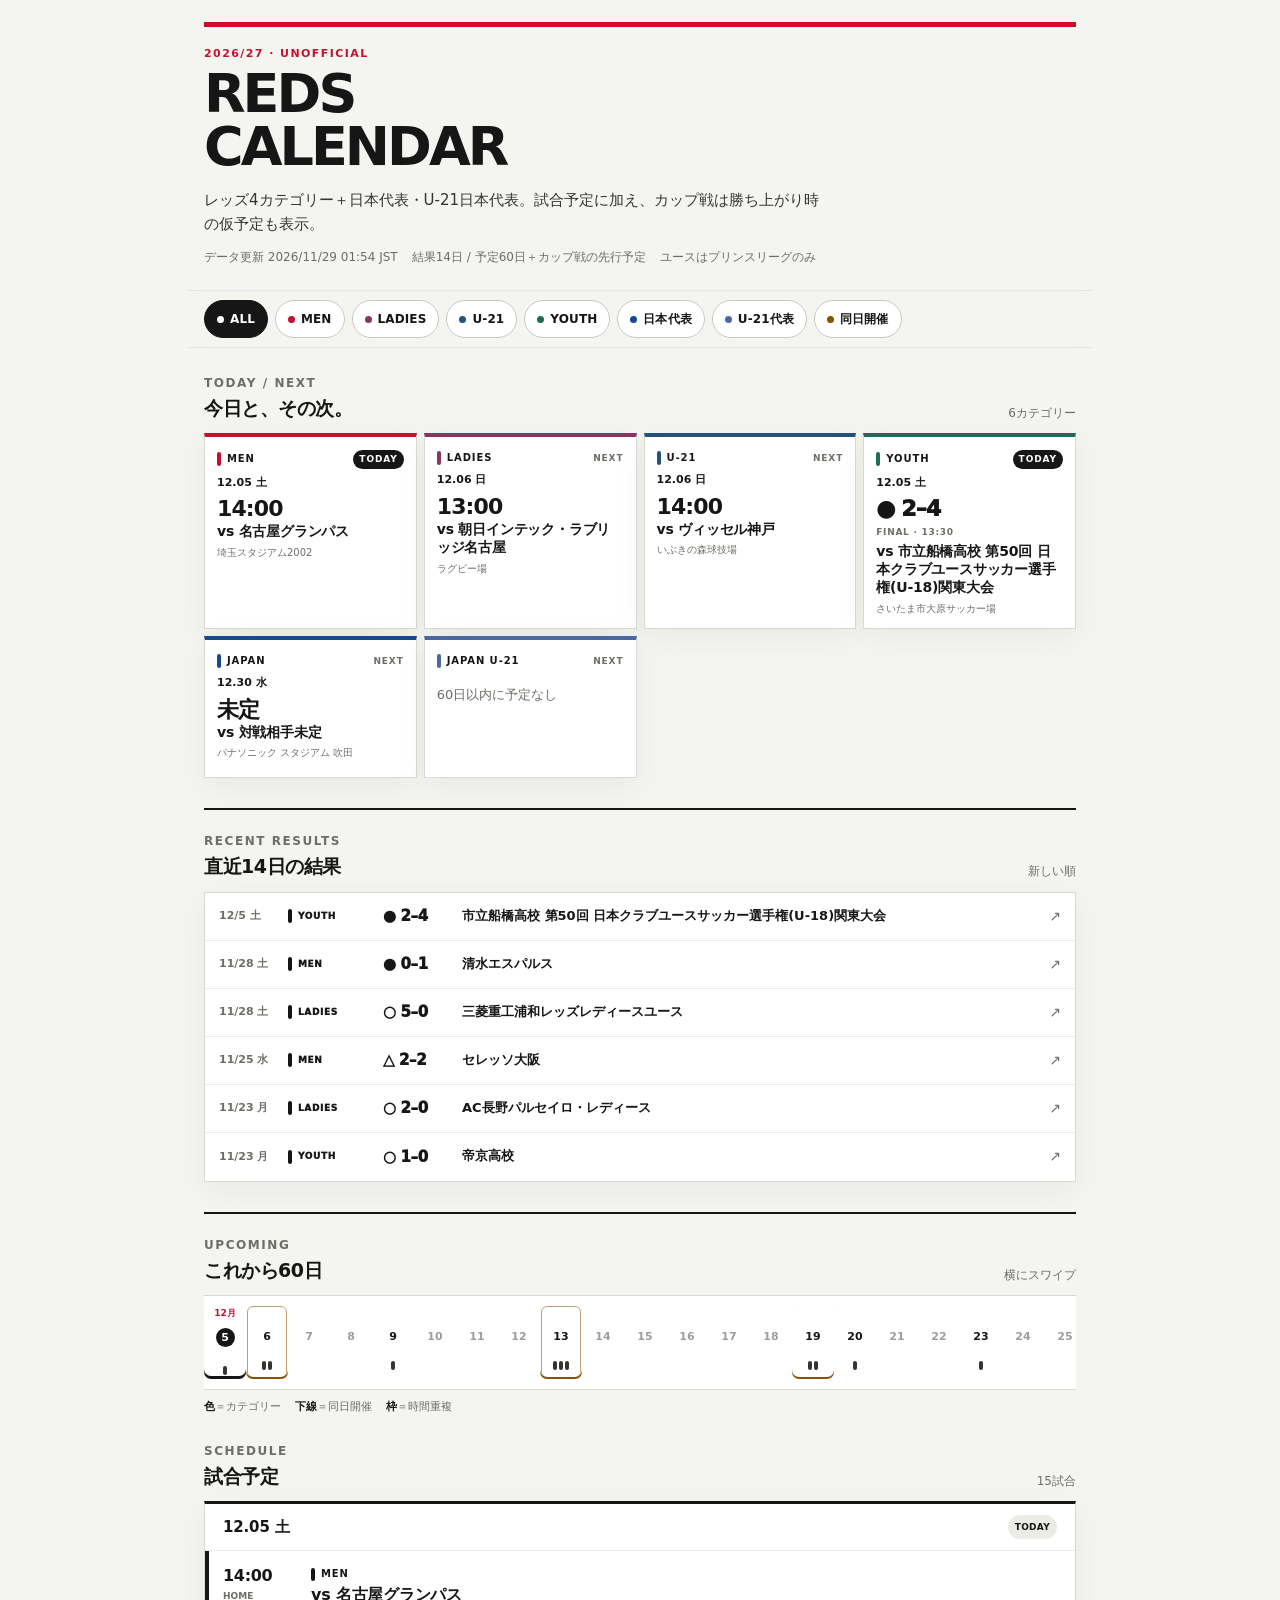
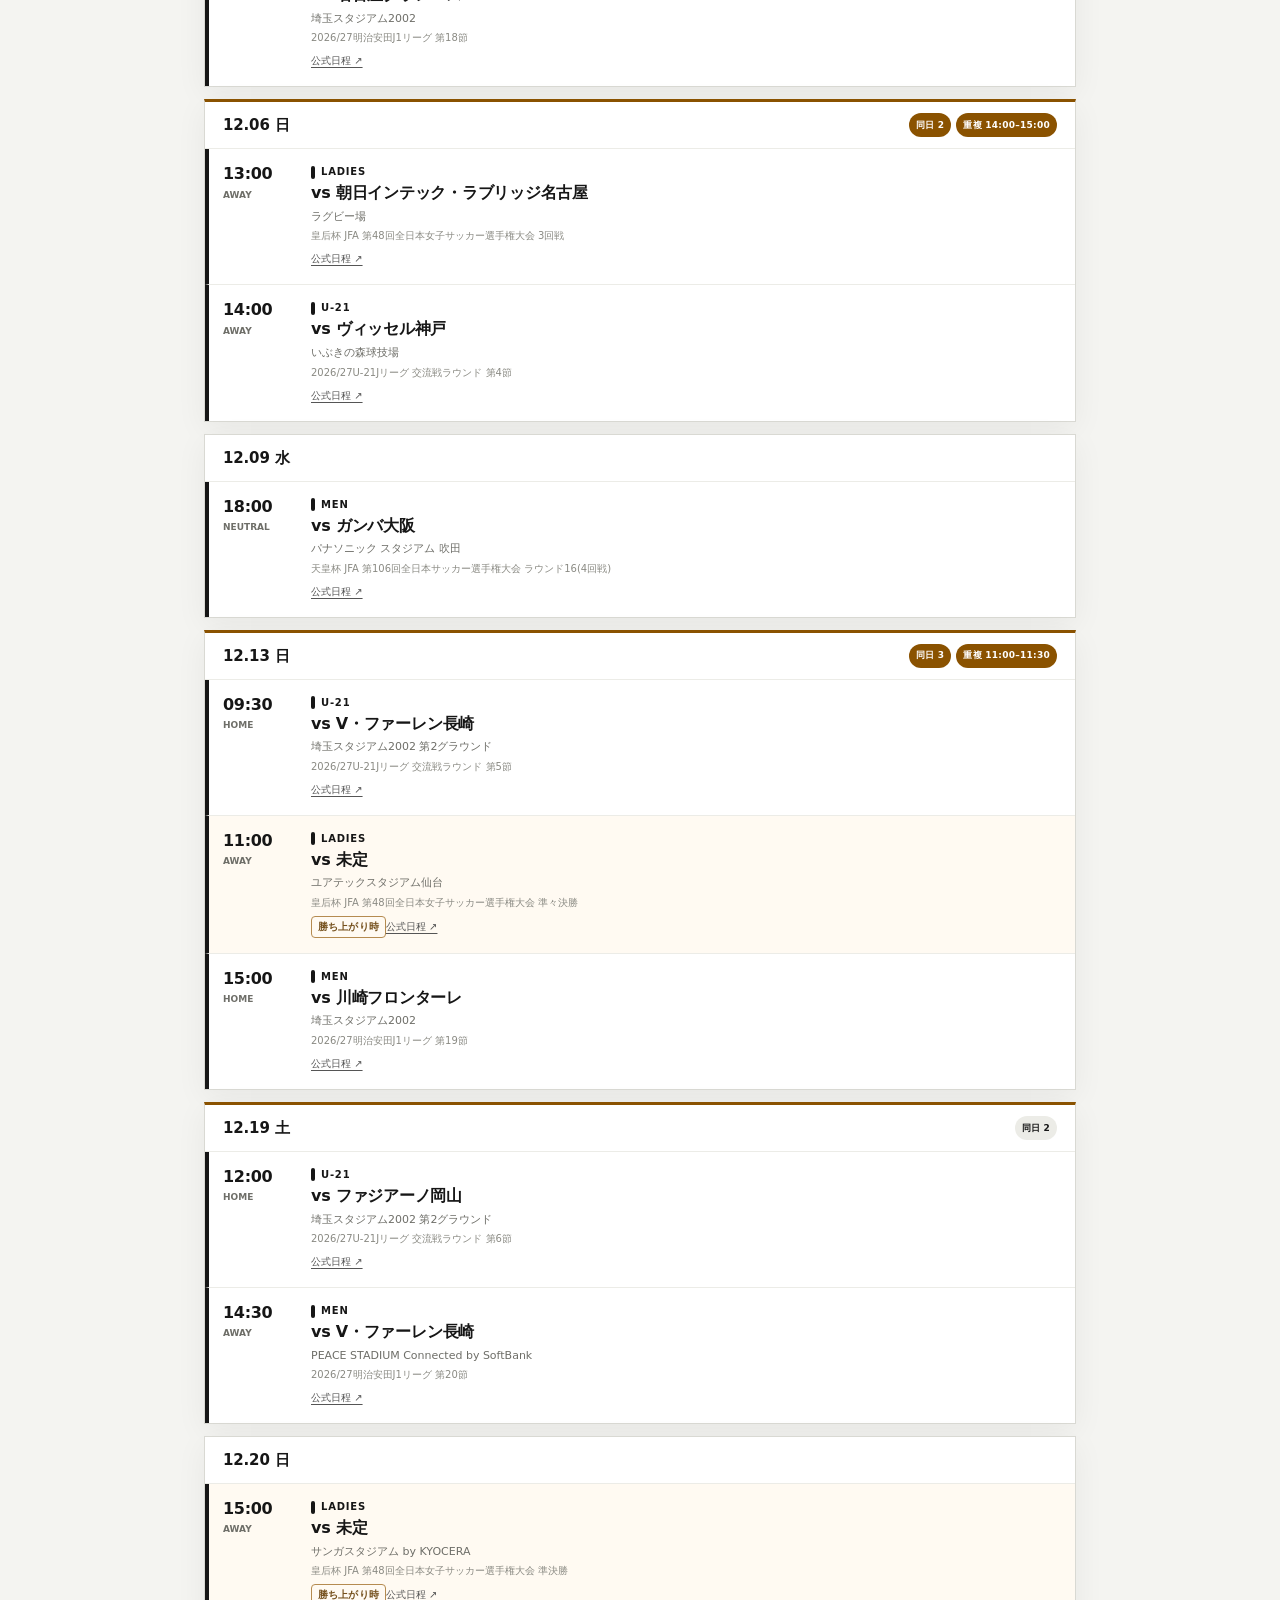
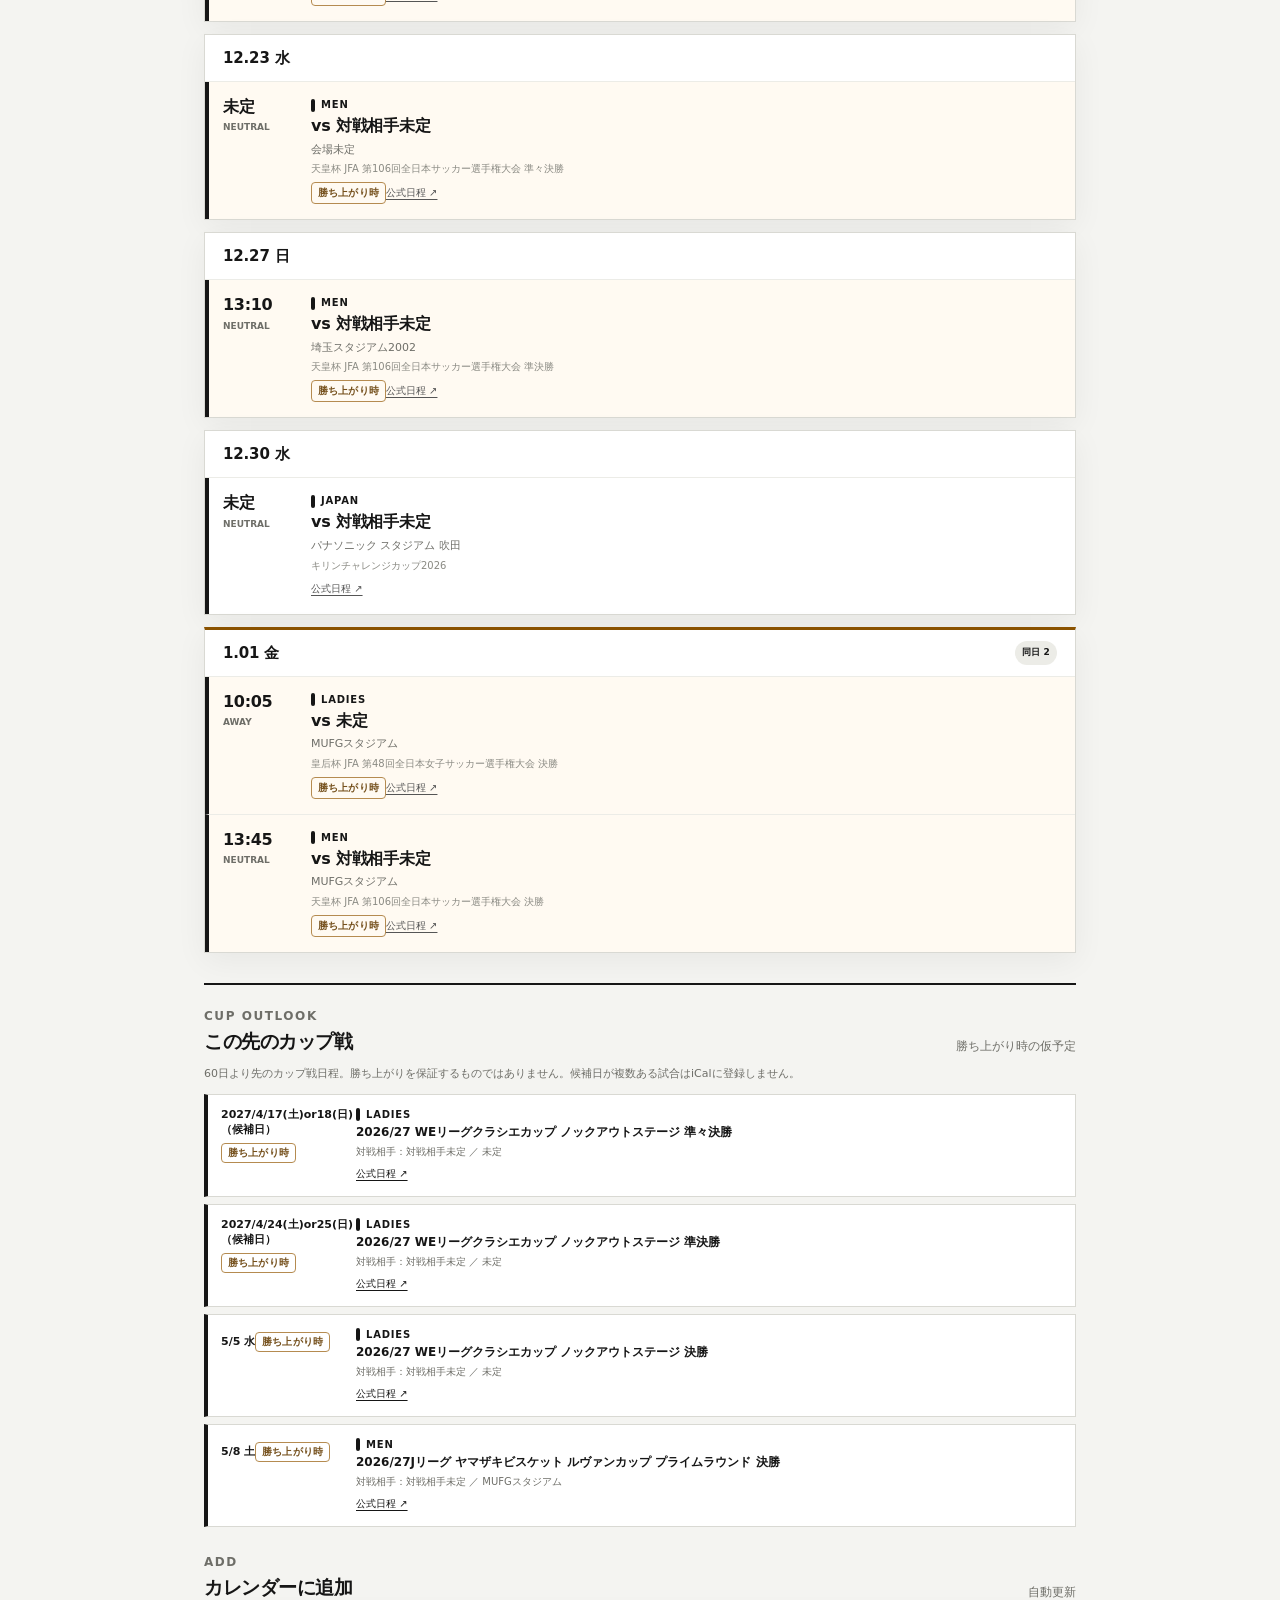
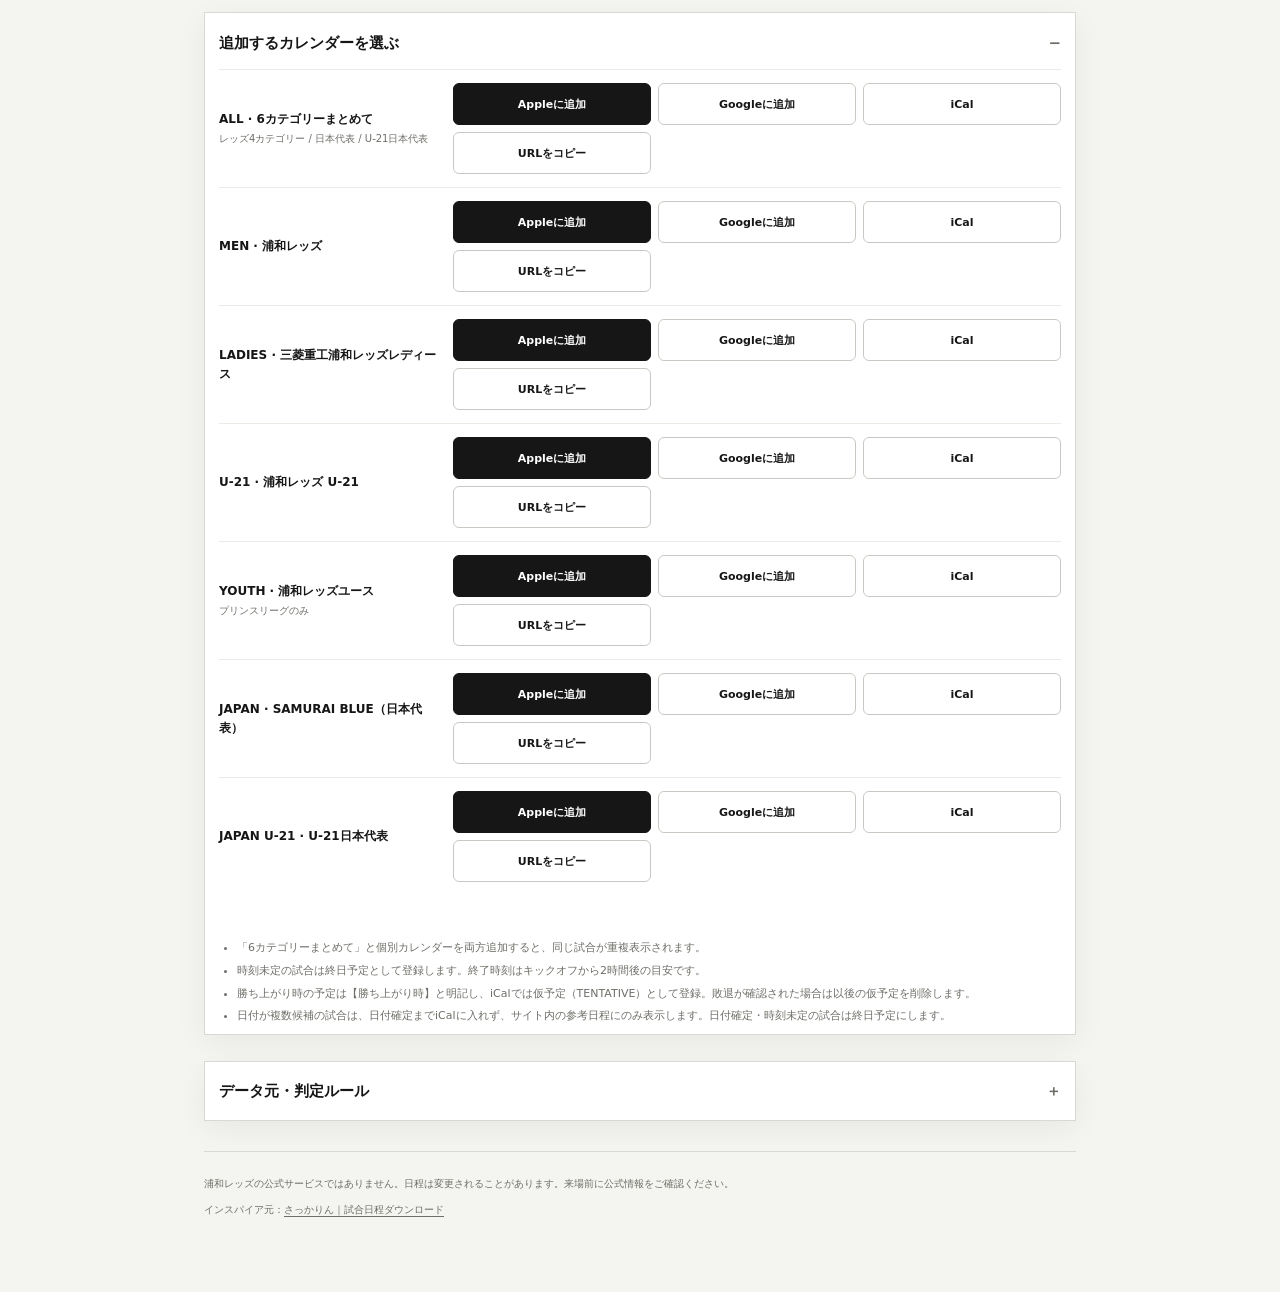
<file: redscalender/index.html>
<!doctype html>
<html lang="ja">
<head>
<meta charset="utf-8">
<meta name="viewport" content="width=device-width,initial-scale=1,viewport-fit=cover">
<meta name="theme-color" content="#f4f4f1">
<meta name="description" content="浦和レッズのトップ、レディース、U-21、ユース（プリンスリーグ）の直近14日の結果と今後60日の予定を、分けて素早く確認できる非公式カレンダー。">
<title>REDS CALENDAR｜浦和と日本代表の試合日程</title>
<style>
:root{--red:#c8102e;--ink:#161616;--muted:#6e6e68;--paper:#f4f4f1;--card:#fff;--line:#d9d9d3;--soft:#ecece7;--signal:#8a5200;--c-men:#c8102e;--c-ladies:#8a3561;--c-u21:#24527a;--c-youth:#1f6b57;--c-japan:#154a91;--c-japan-u21:#4a67a1;--shadow:0 8px 30px rgba(0,0,0,.055)}
*{box-sizing:border-box}
html{scroll-behavior:smooth;scroll-padding-top:86px}
body{margin:0;background:var(--paper);color:var(--ink);font:15px/1.6 system-ui,-apple-system,"Hiragino Sans","Yu Gothic UI",sans-serif;-webkit-text-size-adjust:100%}
a{color:inherit;text-underline-offset:3px}
button,input,summary{font:inherit}
button,a{touch-action:manipulation}
button{color:inherit}
.shell{max-width:920px;margin:0 auto;padding:22px 16px 64px}
.masthead{padding:18px 0 8px;border-top:5px solid var(--red)}
.kicker{margin:0 0 5px;font-size:11px;font-weight:800;letter-spacing:.13em;color:var(--red)}
h1{margin:0;font-size:clamp(31px,8vw,54px);line-height:.98;letter-spacing:-.055em;font-weight:900}
.lede{max-width:620px;margin:15px 0 0;font-size:15px;color:#353531}
.statusline{display:flex;flex-wrap:wrap;gap:6px 14px;margin-top:12px;color:var(--muted);font-size:12px}
.quick-nav{position:sticky;z-index:20;top:0;margin:14px -16px 0;padding:9px 16px;background:color-mix(in srgb,var(--paper) 92%,transparent);backdrop-filter:blur(12px);border-block:1px solid rgba(0,0,0,.06);display:flex;gap:7px;overflow-x:auto;scrollbar-width:none}
.quick-nav::-webkit-scrollbar{display:none}
.chip{--category-color:var(--ink);flex:0 0 auto;border:1px solid #c9c9c3;border-radius:999px;background:#fff;padding:8px 12px;min-height:38px;font-size:12px;font-weight:800;letter-spacing:.01em;cursor:pointer;display:inline-flex;align-items:center;gap:6px}
.chip::before{content:"";width:7px;height:7px;border-radius:50%;background:var(--category-color);flex:0 0 auto}
.chip[data-filter="men"]{--category-color:var(--c-men)}
.chip[data-filter="ladies"]{--category-color:var(--c-ladies)}
.chip[data-filter="u21"]{--category-color:var(--c-u21)}
.chip[data-filter="youth"]{--category-color:var(--c-youth)}
.chip[data-filter="japan"]{--category-color:var(--c-japan)}
.chip[data-filter="japan_u21"]{--category-color:var(--c-japan-u21)}
.chip[data-filter="overlap"]{--category-color:var(--signal)}
.chip[aria-pressed="true"]{background:var(--category-color);border-color:var(--category-color);color:#fff}
.chip[aria-pressed="true"]::before{background:#fff}
.section{margin-top:26px}
.section-head{display:flex;align-items:end;justify-content:space-between;gap:12px;margin-bottom:10px}
.section-head h2{margin:0;font-size:19px;letter-spacing:-.025em}
.section-head p{margin:0;color:var(--muted);font-size:12px}
.next-grid{display:grid;grid-template-columns:repeat(2,minmax(0,1fr));gap:7px}
.next-card,.calendar-panel,.source-panel{background:var(--card);border:1px solid var(--line);box-shadow:var(--shadow)}
.team-men{--category-color:var(--c-men)}
.team-ladies{--category-color:var(--c-ladies)}
.team-u21{--category-color:var(--c-u21)}
.team-youth{--category-color:var(--c-youth)}
.team-japan{--category-color:var(--c-japan)}
.team-japan_u21{--category-color:var(--c-japan-u21)}
.next-card{min-width:0;padding:13px 12px 12px;border-top:4px solid var(--category-color,var(--ink))}
.next-label{display:flex;align-items:center;gap:6px;font-size:10px;font-weight:900;letter-spacing:.09em;color:var(--ink)}
.next-label::before,.team-tag::before{content:"";width:4px;height:14px;border-radius:3px;background:var(--category-color,var(--ink));flex:0 0 auto}
.next-state{margin-left:auto;color:var(--muted);font-size:9px;letter-spacing:.1em}
.next-card.today .next-state{background:var(--ink);color:#fff;border-radius:999px;padding:2px 6px}
.next-date{margin-top:5px;font-size:11px;font-weight:800}
.next-main{margin-top:7px}
.next-match+.next-match{margin-top:10px;padding-top:10px;border-top:1px solid var(--soft)}
.next-time{font-size:22px;line-height:1;font-weight:900;letter-spacing:-.04em}
.next-team{margin-top:7px;font-size:9px;font-weight:850;letter-spacing:.1em;color:var(--muted)}
.next-opponent{margin-top:2px;font-size:14px;line-height:1.32;font-weight:850;letter-spacing:-.015em;overflow-wrap:anywhere}
.next-venue{margin-top:5px;font-size:10px;line-height:1.4;color:var(--muted);overflow-wrap:anywhere}
.next-result{font-size:22px;line-height:1;font-weight:950;letter-spacing:-.04em}
.next-final-meta{margin-top:5px;font-size:9px;font-weight:850;letter-spacing:.08em;color:var(--muted)}
.results-board{background:var(--card);border:1px solid var(--line);box-shadow:var(--shadow)}
.result-row{--category-color:var(--ink);display:grid;grid-template-columns:48px 72px 58px minmax(0,1fr) 18px;gap:7px;align-items:center;min-height:48px;padding:8px 10px;border-bottom:1px solid var(--soft);text-decoration:none}
.result-row:last-child{border-bottom:0}
.result-row:hover{background:#fafaf7}
.result-date{font-size:11px;font-weight:850;color:var(--muted);font-variant-numeric:tabular-nums}
.team-tag{display:inline-flex;align-items:center;gap:6px;min-width:0;font-size:9px;font-weight:950;letter-spacing:.07em;white-space:nowrap}
.result-score{font-size:15px;font-weight:950;letter-spacing:-.025em;white-space:nowrap}
.result-opponent{min-width:0;font-size:12px;font-weight:800;line-height:1.25;overflow-wrap:anywhere}
.result-pk{display:block;margin-top:1px;font-size:9px;color:var(--muted);font-weight:750}
.result-arrow{font-size:14px;color:var(--muted);text-align:right}
.section-divider{margin-top:30px;padding-top:22px;border-top:2px solid var(--ink)}
.pulse-wrap{border-block:1px solid var(--line);background:#fff;overflow-x:auto;scrollbar-width:thin;scroll-snap-type:x proximity}
.pulse{display:flex;width:max-content;min-width:100%;padding:9px 8px 10px}
.pulse-day{width:38px;flex:0 0 38px;padding:4px 2px;border:0;background:transparent;border-radius:7px;cursor:pointer;scroll-snap-align:start;min-height:64px;position:relative}
.pulse-day:hover,.pulse-day:focus-visible{background:var(--soft)}
.pulse-day[disabled]{cursor:default;opacity:.42}
.pulse-month{height:15px;font-size:9px;font-weight:850;color:var(--red);line-height:1}
.pulse-num{font-size:11px;font-weight:800;line-height:1.2}
.pulse-dots{height:23px;display:flex;align-items:end;justify-content:center;gap:2px;margin-top:4px}
.pulse-dot{--category-color:#343431;width:4px;height:9px;border-radius:3px;background:var(--category-color)}
.pulse-day.has-overlap{outline:1px solid color-mix(in srgb,var(--signal) 55%,transparent);outline-offset:-2px}
.pulse-day.same-day{box-shadow:inset 0 -2px 0 var(--signal)}
.pulse-day.today{box-shadow:inset 0 -3px 0 var(--ink)}
.pulse-day.today .pulse-num{display:inline-grid;place-items:center;width:19px;height:19px;border-radius:50%;background:var(--ink);color:#fff}
.legend{display:flex;flex-wrap:wrap;gap:7px 14px;margin-top:8px;color:var(--muted);font-size:11px}
.legend b{color:var(--ink)}
.empty{padding:16px 0;color:var(--muted);font-size:13px}
.timeline{display:grid;gap:10px}
.day{scroll-margin-top:84px;background:var(--card);border:1px solid var(--line);box-shadow:var(--shadow)}
.day.collision{border-top:3px solid var(--signal)}
.day.today-day{border-top:3px solid var(--ink)}
.day-head{display:flex;justify-content:space-between;gap:12px;padding:11px 14px;border-bottom:1px solid var(--soft)}
.day-date{font-weight:900;letter-spacing:-.01em}
.day-badges{display:flex;flex-wrap:wrap;justify-content:flex-end;gap:5px}
.badge{display:inline-flex;align-items:center;min-height:22px;padding:2px 7px;border-radius:999px;background:var(--soft);font-size:9px;font-weight:850;letter-spacing:.03em;white-space:nowrap}
.badge.red{background:var(--signal);color:#fff}
.event{--category-color:var(--ink);display:grid;grid-template-columns:58px 1fr;gap:12px;padding:14px 14px 14px 12px;border-bottom:1px solid var(--soft);border-left:4px solid var(--category-color)}
.event:last-child{border-bottom:0}
.event.conditional{background:#fffaf2}
.projected-tag{display:inline-block;border:1px solid #b58b50;border-radius:4px;padding:2px 6px;margin-top:5px;color:#75501c;font-size:10px;font-weight:900;letter-spacing:.015em}
.cup-outlook{display:grid;gap:7px}
.cup-outlook-item{--category-color:var(--ink);display:grid;grid-template-columns:125px minmax(0,1fr);gap:10px;padding:12px 13px;background:#fff;border:1px solid var(--line);border-left:4px solid var(--category-color)}
.cup-outlook-date{font-size:11px;font-weight:900;line-height:1.4}
.cup-outlook-name{font-size:12px;font-weight:850;line-height:1.5}
.cup-outlook-info{font-size:10px;color:var(--muted);margin-top:3px}
.cup-outlook a{font-size:10px}
@media(max-width:440px){.cup-outlook-item{grid-template-columns:92px minmax(0,1fr)}}
.event-time{font-size:16px;line-height:1.2;font-weight:900;letter-spacing:-.02em}
.event-state{font-size:9px;font-weight:950;letter-spacing:.1em;color:var(--muted)}
.event-score{margin-top:2px;font-size:18px;line-height:1.1;font-weight:950;letter-spacing:-.03em}
.event-pk{margin-top:3px;font-size:9px;font-weight:800;color:var(--muted)}
.event.final .event-team{color:var(--ink)}
.event-side{margin-top:4px;font-size:9px;color:var(--muted);font-weight:800}
.event-team{display:flex;align-items:center;gap:6px;font-size:10px;font-weight:900;letter-spacing:.08em;color:var(--ink)}
.event-team::before{content:"";width:4px;height:13px;border-radius:3px;background:var(--category-color)}
.event-vs{margin-top:2px;font-size:16px;line-height:1.35;font-weight:850;letter-spacing:-.015em}
.event-meta{margin-top:5px;font-size:11px;color:var(--muted);line-height:1.5}
.event-comp{margin-top:3px;font-size:10px;color:#8a8a83}
.event-source{display:inline-block;margin-top:7px;font-size:10px;color:#555;text-decoration-thickness:1px}
.calendar-panel{padding:4px 14px}
.calendar-panel>summary,.source-panel>summary{list-style:none;cursor:pointer;padding:14px 0;font-weight:900;font-size:15px}
.calendar-panel>summary::-webkit-details-marker,.source-panel>summary::-webkit-details-marker{display:none}
.calendar-panel>summary::after,.source-panel>summary::after{content:"＋";float:right;color:var(--muted)}
.calendar-panel[open]>summary::after,.source-panel[open]>summary::after{content:"−"}
.calendar-list{border-top:1px solid var(--soft)}
.calendar-row{padding:13px 0;border-bottom:1px solid var(--soft)}
.calendar-row:last-child{border-bottom:0}
.calendar-name{font-size:12px;font-weight:900}
.calendar-note{font-size:10px;color:var(--muted);margin-top:2px}
.actions{display:grid;grid-template-columns:1fr 1fr;gap:7px;margin-top:9px}
.actions a,.copy-button{display:grid;place-items:center;min-height:42px;border:1px solid #c9c9c3;background:#fff;text-decoration:none;border-radius:6px;font-size:11px;font-weight:800;padding:7px 9px;cursor:pointer}
.actions .primary{background:var(--ink);border-color:var(--ink);color:#fff}
.copy-button{width:100%;margin-top:7px}
.copy-button:active,.actions a:active,.chip:active{transform:translateY(1px)}
.notice{min-height:24px;margin:8px 0 0;color:var(--red);font-size:11px;font-weight:700}
.notes{margin:12px 0 0;padding-left:18px;color:var(--muted);font-size:11px}
.notes li{margin:5px 0}
.source-panel{padding:3px 14px}
.sources{display:grid;gap:9px;padding:2px 0 14px}
.source-item{font-size:11px;color:#4b4b46}
footer{margin-top:30px;padding-top:14px;border-top:1px solid var(--line);color:var(--muted);font-size:10px}
.loading{padding:20px;background:#fff;border:1px solid var(--line);color:var(--muted)}
.error{padding:16px;background:#fff;border:1px solid var(--red);color:#6d0b1c}
:focus-visible{outline:3px solid #1b67d9;outline-offset:3px}
@media(min-width:700px){.shell{padding-inline:24px}.next-grid{grid-template-columns:repeat(4,minmax(0,1fr))}.next-card{min-height:142px}.timeline{gap:12px}.event{grid-template-columns:76px 1fr;padding:15px 18px 15px 14px}.day-head{padding-inline:18px}.pulse-day{width:42px;flex-basis:42px}.result-row{grid-template-columns:62px 88px 72px minmax(0,1fr) 22px;padding-inline:14px}.result-opponent{font-size:13px}.actions{grid-template-columns:repeat(3,1fr)}.copy-button{grid-column:span 3}.calendar-row{display:grid;grid-template-columns:220px 1fr;gap:14px;align-items:center}.calendar-row .actions{margin-top:0}.calendar-row .copy-button{grid-column:auto;margin-top:0}}
@media(max-width:390px){.result-row{grid-template-columns:42px 64px 52px minmax(0,1fr) 14px;gap:5px;padding-inline:8px}.result-opponent{font-size:11px}.team-tag{font-size:8px;gap:4px}.result-score{font-size:14px}}
@media(prefers-reduced-motion:reduce){html{scroll-behavior:auto}}
</style>
</head>
<body>
<main class="shell">
<header class="masthead">
<p class="kicker">2026/27 · UNOFFICIAL</p>
<h1>REDS<br>CALENDAR</h1>
<p class="lede">レッズ4カテゴリー＋日本代表・U-21日本代表。試合予定に加え、カップ戦は勝ち上がり時の仮予定も表示。</p>
<div class="statusline"><span id="updated">データ確認中</span><span>結果14日 / 予定60日＋カップ戦の先行予定</span><span>ユースはプリンスリーグのみ</span></div>
</header>

<nav class="quick-nav" aria-label="表示する予定">
<button class="chip" type="button" data-filter="all" aria-pressed="true">ALL</button>
<button class="chip" type="button" data-filter="men" aria-pressed="false">MEN</button>
<button class="chip" type="button" data-filter="ladies" aria-pressed="false">LADIES</button>
<button class="chip" type="button" data-filter="u21" aria-pressed="false">U-21</button>
<button class="chip" type="button" data-filter="youth" aria-pressed="false">YOUTH</button>
<button class="chip" type="button" data-filter="japan" aria-pressed="false">日本代表</button>
<button class="chip" type="button" data-filter="japan_u21" aria-pressed="false">U-21代表</button>
<button class="chip overlap" type="button" data-filter="overlap" aria-pressed="false">同日開催</button>
</nav>

<div id="app"><p class="loading">日程を読み込んでいます。</p></div>

<section class="section" id="calendar-add">
<div class="section-head"><div><p class="kicker">ADD</p><h2>カレンダーに追加</h2></div><p>自動更新</p></div>
<details class="calendar-panel" open>
<summary>追加するカレンダーを選ぶ</summary>
<div id="calendar-list" class="calendar-list"></div>
<p id="notice" class="notice" role="status" aria-live="polite"></p>
<ul class="notes">
<li>「6カテゴリーまとめて」と個別カレンダーを両方追加すると、同じ試合が重複表示されます。</li>
<li>時刻未定の試合は終日予定として登録します。終了時刻はキックオフから2時間後の目安です。</li>
<li>勝ち上がり時の予定は【勝ち上がり時】と明記し、iCalでは仮予定（TENTATIVE）として登録。敗退が確認された場合は以後の仮予定を削除します。</li>
<li>日付が複数候補の試合は、日付確定までiCalに入れず、サイト内の参考日程にのみ表示します。日付確定・時刻未定の試合は終日予定にします。</li>
</ul>
</details>
</section>

<section class="section">
<details class="source-panel">
<summary>データ元・判定ルール</summary>
<div class="sources">
<div class="source-item">MEN / U-21：<a href="https://www.urawa-reds.co.jp/game/">浦和レッズ公式 試合日程・結果</a>。直近の公式試合結果記事が見つかる場合は詳細リンクとして使用。</div>
<div class="source-item">LADIES：<a href="https://www.urawa-reds.co.jp/redsladies/gameresults/2026.html">三菱重工浦和レッズレディース公式 日程・結果</a>。「公式記録」がある試合はそのリンクを使用。</div>
<div class="source-item">YOUTH：<a href="https://www.urawa-reds.co.jp/reds_ikusei/youth_games/2026.html">浦和レッズ育成公式 ユース試合日程</a>のプリンスリーグ関東1部のみ。直近結果は<a href="https://www.urawa-reds.co.jp/reds_ikusei/news/">育成NEWS</a>でも補完。</div>
<div class="source-item">JAPAN / JAPAN U-21：<a href="https://www.jfa.jp/samuraiblue/schedule_result/2026.html">JFA A代表公式日程</a>、<a href="https://www.jfa.jp/national_team/u21/schedule_result/2026.html">JFA U-21公式日程</a>。日本時間で表示。延期されたアジアカップは除外。発表済みの代表戦を収録し、変更はデータ更新時に反映します。</div>
<div class="source-item">同日開催：同じ日付に2試合以上。時間重複：開始時刻が判明している試合を各2時間として計算し、その時間帯が重なる場合。</div>
</div>
</details>
</section>

<footer>
<p>浦和レッズの公式サービスではありません。日程は変更されることがあります。来場前に公式情報をご確認ください。</p>
<p>インスパイア元：<a href="http://soccer.phew.homeip.net/download/schedule/">さっかりん｜試合日程ダウンロード</a></p>
</footer>
</main>
<script>
(() => {
  const BASE = 'https://silovar-uk.github.io/worksportfolio/redscalender/';
  const TEAM_ORDER = ['men','ladies','u21','youth','japan','japan_u21'];
  const FALLBACK_LABELS = {men:'MEN',ladies:'LADIES',u21:'U-21',youth:'YOUTH',japan:'JAPAN',japan_u21:'JAPAN U-21'};
  const FALLBACK_NAMES = {men:'浦和レッズ',ladies:'三菱重工浦和レッズレディース',u21:'浦和レッズ U-21',youth:'浦和レッズユース',japan:'SAMURAI BLUE（日本代表）',japan_u21:'U-21日本代表'};
  const app = document.getElementById('app');
  let data = null;
  let activeFilter = 'all';

  const esc = value => String(value ?? '').replace(/[&<>'"]/g, ch => ({'&':'&amp;','<':'&lt;','>':'&gt;',"'":'&#39;','"':'&quot;'}[ch]));
  const pad = n => String(n).padStart(2,'0');
  const dateKeyJst = date => {
    const parts = new Intl.DateTimeFormat('en-CA',{timeZone:'Asia/Tokyo',year:'numeric',month:'2-digit',day:'2-digit'}).formatToParts(date);
    const get = type => parts.find(p=>p.type===type)?.value;
    return `${get('year')}-${get('month')}-${get('day')}`;
  };
  const jstDate = key => new Date(`${key}T00:00:00+09:00`);
  const addDays = (key, days) => dateKeyJst(new Date(jstDate(key).getTime() + days * 86400000));
  const eventEnd = event => event.time ? new Date(`${event.date}T${event.time}:00+09:00`).getTime() + (data.matchDurationMinutes || 120) * 60000 : null;
  const eventStart = event => event.time ? new Date(`${event.date}T${event.time}:00+09:00`).getTime() : null;
  const displayOpponent = event => event.team === 'u21' ? event.opponent.replace(/^U-21\s+/,'') : event.opponent;
  const labels = () => ({...FALLBACK_LABELS,...(data?.meta?.labels || {})});
  const names = () => ({...FALLBACK_NAMES,...(data?.meta?.names || {})});
  const allEvents = () => TEAM_ORDER.flatMap(team => (data.teams[team] || []).map(event => ({...event,team})));
  const resultText = event => event?.result ? `${event.result.mark || ''} ${event.result.scoreFor}–${event.result.scoreAgainst}`.trim() : '';
  const penaltyText = event => event?.result && Number.isFinite(event.result.penaltyFor) && Number.isFinite(event.result.penaltyAgainst) ? `PK ${event.result.penaltyFor}–${event.result.penaltyAgainst}` : '';
  const detailUrl = event => event?.detail?.url || event?.source || '';

  function overlapInfo(events) {
    const timed = events.filter(event => event.time).sort((a,b) => eventStart(a)-eventStart(b));
    const pairs = [];
    for (let i=0;i<timed.length;i++) {
      for (let j=i+1;j<timed.length;j++) {
        const start = Math.max(eventStart(timed[i]), eventStart(timed[j]));
        const end = Math.min(eventEnd(timed[i]), eventEnd(timed[j]));
        if (start < end) pairs.push({a:timed[i],b:timed[j],start,end});
      }
    }
    return pairs;
  }

  function formatOverlap(pair) {
    const fmt = ms => new Intl.DateTimeFormat('ja-JP',{timeZone:'Asia/Tokyo',hour:'2-digit',minute:'2-digit',hour12:false}).format(new Date(ms));
    return `${fmt(pair.start)}–${fmt(pair.end)}`;
  }

  function formatDay(key, long=false) {
    const d = jstDate(key);
    const weekday = new Intl.DateTimeFormat('ja-JP',{timeZone:'Asia/Tokyo',weekday:'short'}).format(d);
    const [,m,day] = key.split('-').map(Number);
    return long ? `${m}.${pad(day)} ${weekday.toUpperCase()}` : `${m}/${day} ${weekday}`;
  }

  function currentWindow() {
    const today = dateKeyJst(new Date());
    const pastDays = data.pastWindowDays || 14;
    const start = addDays(today, -pastDays);
    const end = addDays(today, (data.windowDays || 60) - 1);
    return {today,start,end,pastDays};
  }

  function recentResults() {
    const {today,pastDays} = currentWindow();
    const start = addDays(today, -(pastDays - 1));
    return allEvents()
      .filter(event => event.date && event.date >= start && event.date <= today && event.resultConfirmed)
      .sort((a,b) => ((b.date || '') + (b.time || '00:00')).localeCompare((a.date || '') + (a.time || '00:00')));
  }

  function futureEvents() {
    const {today,end} = currentWindow();
    return allEvents().filter(event => event.date && event.date >= today && event.date <= end);
  }

  function grouped(events) {
    const map = new Map();
    events.forEach(event => {
      if (!map.has(event.date)) map.set(event.date, []);
      map.get(event.date).push(event);
    });
    for (const list of map.values()) list.sort((a,b) => (a.time || '99:99').localeCompare(b.time || '99:99') || TEAM_ORDER.indexOf(a.team)-TEAM_ORDER.indexOf(b.team));
    return map;
  }

  function filteredUpcoming(base) {
    if (activeFilter === 'all') return base;
    const groups = grouped(base);
    if (activeFilter === 'overlap') return base.filter(event => (groups.get(event.date)?.length || 0) >= 2);
    return base.filter(event => event.team === activeFilter);
  }

  function filteredResults(base) {
    if (TEAM_ORDER.includes(activeFilter)) return base.filter(event => event.team === activeFilter);
    return base;
  }

  function resultOutcome(event) {
    if (!event?.result) return '結果';
    if (event.result.mark === '○') return '勝利';
    if (event.result.mark === '●') return '敗戦';
    if (event.result.mark === '△') return '引き分け';
    return '結果';
  }

  function renderNextByTeam(base) {
    const {today} = currentWindow();
    const hasToday = base.some(event => event.date === today);
    const cards = TEAM_ORDER.map(team => {
      const teamEvents = base.filter(item => item.team === team);
      const todayEvents = teamEvents.filter(item => item.date === today);
      const shown = todayEvents.length ? todayEvents : teamEvents.slice(0,1);
      const mode = todayEvents.length ? 'TODAY' : 'NEXT';

      if (!shown.length) {
        return `<article class="next-card team-${team}"><div class="next-label"><span>${esc(labels()[team])}</span><span class="next-state">NEXT</span></div><div class="empty">60日以内に予定なし</div></article>`;
      }

      const matches = shown.map(event => {
        const primary = event.resultConfirmed
          ? `<div class="next-result">${esc(resultText(event))}</div><div class="next-final-meta">FINAL${event.time ? ' · '+esc(event.time) : ''}${penaltyText(event) ? ' · '+esc(penaltyText(event)) : ''}</div>`
          : `<div class="next-time">${esc(event.time || '未定')}</div>`;
        return `<div class="next-match">
          ${primary}
          <div class="next-opponent">vs ${esc(displayOpponent(event))}</div>
          <div class="next-venue">${esc(event.venue)}</div>${event.conditional ? '<div class="projected-tag">勝ち上がり時</div>' : ''}
        </div>`;
      }).join('');

      return `<article class="next-card team-${team} ${mode === 'TODAY' ? 'today' : ''}">
        <div class="next-label"><span>${esc(labels()[team])}</span><span class="next-state">${mode}</span></div>
        <div class="next-date">${esc(formatDay(shown[0].date,true))}</div>
        <div class="next-main">${matches}</div>
      </article>`;
    }).join('');

    const title = hasToday ? '今日と、その次。' : '各カテゴリーの次戦';
    return `<section class="section" aria-labelledby="next-title"><div class="section-head"><div><p class="kicker">TODAY / NEXT</p><h2 id="next-title">${title}</h2></div><p>6カテゴリー</p></div><div class="next-grid">${cards}</div></section>`;
  }

  function renderResults(base) {
    const visible = filteredResults(base);
    const rows = visible.map(event => {
      const url = detailUrl(event);
      const aria = `${labels()[event.team]}、${formatDay(event.date)}、${displayOpponent(event)}戦、${event.result.scoreFor}対${event.result.scoreAgainst}で${resultOutcome(event)}、公式詳細`;
      const pk = penaltyText(event);
      return `<a class="result-row team-${event.team}" href="${esc(url)}" aria-label="${esc(aria)}">
        <span class="result-date">${esc(formatDay(event.date))}</span>
        <span class="team-tag">${esc(labels()[event.team])}</span>
        <span class="result-score">${esc(resultText(event))}${pk ? `<span class="result-pk">${esc(pk)}</span>` : ''}</span>
        <span class="result-opponent">${esc(displayOpponent(event))}</span>
        <span class="result-arrow" aria-hidden="true">↗</span>
      </a>`;
    }).join('');
    return `<section class="section section-divider" aria-labelledby="results-title"><div class="section-head"><div><p class="kicker">RECENT RESULTS</p><h2 id="results-title">直近14日の結果</h2></div><p>新しい順</p></div><div class="results-board">${rows || '<div class="empty" style="padding-inline:12px">該当する結果はありません。</div>'}</div></section>`;
  }



  function renderPulse(base, visible) {
    const {today} = currentWindow();
    const baseGroups = grouped(base);
    const visibleDates = new Set(visible.map(event => event.date));
    const futureDays = data.windowDays || 60;
    let cells = '';
    for (let i=0;i<futureDays;i++) {
      const key = addDays(today,i);
      const list = baseGroups.get(key) || [];
      const pairs = overlapInfo(list);
      const [,m,d] = key.split('-').map(Number);
      const prevKey = i ? addDays(today,i-1) : null;
      const prevMonth = prevKey ? Number(prevKey.slice(5,7)) : null;
      const monthText = i===0 || prevMonth!==m ? `${m}月` : '';
      const isRelevant = activeFilter === 'all' ? list.length>0 : visibleDates.has(key);
      const dots = isRelevant ? list.slice(0,4).map(event=>`<span class="pulse-dot team-${event.team}"></span>`).join('') : '';
      const classes = ['pulse-day'];
      if (list.length>=2) classes.push('same-day');
      if (pairs.length) classes.push('has-overlap');
      if (i===0) classes.push('today');
      const label = `${m}月${d}日 ${list.length ? list.length+'試合' : '試合なし'}${pairs.length ? '、時間重複あり' : ''}`;
      cells += `<button class="${classes.join(' ')}" type="button" data-date-jump="${key}" ${isRelevant?'':'disabled'} aria-label="${esc(label)}"><div class="pulse-month">${monthText}</div><div class="pulse-num">${d}</div><div class="pulse-dots">${dots}</div></button>`;
    }
    return `<section class="section section-divider" aria-labelledby="upcoming-title"><div class="section-head"><div><p class="kicker">UPCOMING</p><h2 id="upcoming-title">これから60日</h2></div><p>横にスワイプ</p></div><div class="pulse-wrap"><div class="pulse">${cells}</div></div><div class="legend"><span><b>色</b>＝カテゴリー</span><span><b>下線</b>＝同日開催</span><span><b>枠</b>＝時間重複</span></div></section>`;
  }

  function renderTimeline(base, visible) {
    const {today} = currentWindow();
    const groups = grouped(visible);
    const baseGroups = grouped(base);
    const rows = [...groups.entries()].sort(([a],[b])=>a.localeCompare(b));
    const htmlRows = rows.map(([date,list]) => {
      const allDay = baseGroups.get(date) || [];
      const pairs = overlapInfo(allDay);
      const collision = allDay.length>=2;
      const isToday = date === today;
      const badges = [
        isToday ? '<span class="badge">TODAY</span>' : '',
        collision ? `<span class="badge ${pairs.length?'red':''}">同日 ${allDay.length}</span>` : '',
        pairs.length ? `<span class="badge red">重複 ${esc([...new Set(pairs.map(formatOverlap))].join('・'))}</span>` : ''
      ].join('');

      const events = list.map(event => {
        const url = event.source || '';
        return `<article class="event team-${event.team} ${event.conditional ? 'conditional' : ''}">
          <div><div class="event-time">${esc(event.time || '未定')}</div><div class="event-side">${event.side==='UNSPECIFIED'?'':esc(event.side)}</div></div>
          <div><div class="event-team">${esc(labels()[event.team])}</div><div class="event-vs">vs ${esc(displayOpponent(event))}</div><div class="event-meta">${esc(event.venue)}</div><div class="event-comp">${esc(event.competition)}</div>${event.conditional ? '<span class="projected-tag">勝ち上がり時</span>' : ''}${url?`<a class="event-source" href="${esc(url)}">公式日程 ↗</a>`:''}</div>
        </article>`;
      }).join('');

      return `<section class="day ${collision?'collision ':''}${isToday?'today-day':''}" id="day-${date}"><div class="day-head"><span class="day-date">${esc(formatDay(date,true))}</span><span class="day-badges">${badges}</span></div>${events}</section>`;
    }).join('');

    return `<section class="section" aria-labelledby="schedule-title"><div class="section-head"><div><p class="kicker">SCHEDULE</p><h2 id="schedule-title">試合予定</h2></div><p>${visible.length}試合</p></div><div class="timeline">${htmlRows || '<div class="empty">この条件の予定はありません。</div>'}</div></section>`;
  }


  function renderCupOutlook() {
    const {today,end} = currentWindow();
    if (activeFilter === 'overlap') return '';
    const applicable = allEvents().filter(event => event.conditional && (
      (event.date && event.date > end) || (!event.date && /カップ|天皇杯|皇后杯/.test(event.competition))
    ) && (!event.date || event.date >= today) && (
      activeFilter === 'all' || activeFilter === event.team
    ));
    if (!applicable.length) return '';
    const sortKey = event => event.date || (
      event.raw_date.match(/(20[0-9]{2})[/]([0-9]{1,2})[/]([0-9]{1,2})/) || []
    ).slice(1).map((x,i)=>i?x.padStart(2,'0'):x).join('-') || '9999';
    applicable.sort((a,b)=>sortKey(a).localeCompare(sortKey(b)) || TEAM_ORDER.indexOf(a.team)-TEAM_ORDER.indexOf(b.team));
    const items = applicable.map(event => {
      const date = event.date ? formatDay(event.date) : esc(event.raw_date.split(' ')[0]) + '（候補日）';
      return `<article class="cup-outlook-item team-${event.team}">
        <div class="cup-outlook-date">${date}<div class="projected-tag">勝ち上がり時</div></div>
        <div><div class="event-team">${esc(labels()[event.team])}</div>
          <div class="cup-outlook-name">${esc(event.competition)}</div>
          <div class="cup-outlook-info">対戦相手：${esc(displayOpponent(event))} ／ ${esc(event.venue)}</div>
          ${event.source ? `<a href="${esc(event.source)}">公式日程 ↗</a>` : ''}</div>
      </article>`;
    }).join('');
    return `<section class="section section-divider" aria-labelledby="cup-outlook-title">
      <div class="section-head"><div><p class="kicker">CUP OUTLOOK</p><h2 id="cup-outlook-title">この先のカップ戦</h2></div><p>勝ち上がり時の仮予定</p></div>
      <p class="event-meta">60日より先のカップ戦日程。勝ち上がりを保証するものではありません。候補日が複数ある試合はiCalに登録しません。</p>
      <div class="cup-outlook">${items}</div>
    </section>`;
  }

  function renderCalendarList() {
    const rows = [
      {key:'all',label:'ALL',name:'6カテゴリーまとめて',note:'レッズ4カテゴリー / 日本代表 / U-21日本代表'},
      ...TEAM_ORDER.map(key=>({key,label:labels()[key],name:names()[key],note:key==='youth'?'プリンスリーグのみ':''}))
    ];
    document.getElementById('calendar-list').innerHTML = rows.map(row => {
      const url = `${BASE}${row.key}.ics`;
      const webcal = url.replace(/^https:/,'webcal:');
      const google = `https://calendar.google.com/calendar/render?cid=${encodeURIComponent(url)}`;
      return `<div class="calendar-row"><div><div class="calendar-name">${esc(row.label)} · ${esc(row.name)}</div>${row.note?`<div class="calendar-note">${esc(row.note)}</div>`:''}</div><div class="actions"><a class="primary" href="${webcal}">Appleに追加</a><a href="${google}">Googleに追加</a><a href="${row.key}.ics" download>iCal</a><button type="button" class="copy-button" data-copy-url="${esc(url)}">URLをコピー</button></div></div>`;
    }).join('');
  }

  function render() {
    const resultsBase = recentResults();
    const nextBase = futureEvents().sort((a,b) => ((a.date || '') + (a.time || '99:99')).localeCompare((b.date || '') + (b.time || '99:99')));
    const upcomingBase = nextBase.filter(event => !event.resultConfirmed);
    const visibleUpcoming = filteredUpcoming(upcomingBase);
    app.innerHTML = `${renderNextByTeam(nextBase)}${renderResults(resultsBase)}${renderPulse(upcomingBase,visibleUpcoming)}${renderTimeline(upcomingBase,visibleUpcoming)}${renderCupOutlook()}`;
    renderCalendarList();
    document.querySelectorAll('[data-date-jump]').forEach(button => button.addEventListener('click',()=>{
      document.getElementById(`day-${button.dataset.dateJump}`)?.scrollIntoView({behavior:'smooth',block:'start'});
    }));
  }

  document.querySelectorAll('[data-filter]').forEach(button => button.addEventListener('click',()=>{
    activeFilter = button.dataset.filter;
    document.querySelectorAll('[data-filter]').forEach(item=>item.setAttribute('aria-pressed',String(item===button)));
    render();
  }));

  document.addEventListener('click', async event => {
    const button = event.target.closest('[data-copy-url]');
    if (!button) return;
    const notice = document.getElementById('notice');
    try {
      await navigator.clipboard.writeText(button.dataset.copyUrl);
      notice.textContent = '自動更新用URLをコピーしました。';
    } catch {
      const temp = document.createElement('input');
      temp.value = button.dataset.copyUrl;
      document.body.appendChild(temp);
      temp.select();
      try { document.execCommand('copy'); notice.textContent='自動更新用URLをコピーしました。'; }
      catch { notice.textContent='コピーできませんでした。URLを長押ししてコピーしてください。'; }
      temp.remove();
    }
  });

  fetch(`schedule.json?v=${Date.now()}`,{cache:'no-store'})
    .then(response => { if (!response.ok) throw new Error(`HTTP ${response.status}`); return response.json(); })
    .then(json => {
      data = json;
      const updated = new Date(data.updated);
      const stamp = new Intl.DateTimeFormat('ja-JP',{timeZone:'Asia/Tokyo',year:'numeric',month:'2-digit',day:'2-digit',hour:'2-digit',minute:'2-digit',hour12:false}).format(updated);
      document.getElementById('updated').textContent = `データ更新 ${stamp} JST`;
      render();
    })
    .catch(error => {
      app.innerHTML = `<p class="error">日程データを読み込めませんでした。ページを再読み込みしてください。<br><small>${esc(error.message)}</small></p>`;
    });
})();
</script>
</body>
</html>
</file>
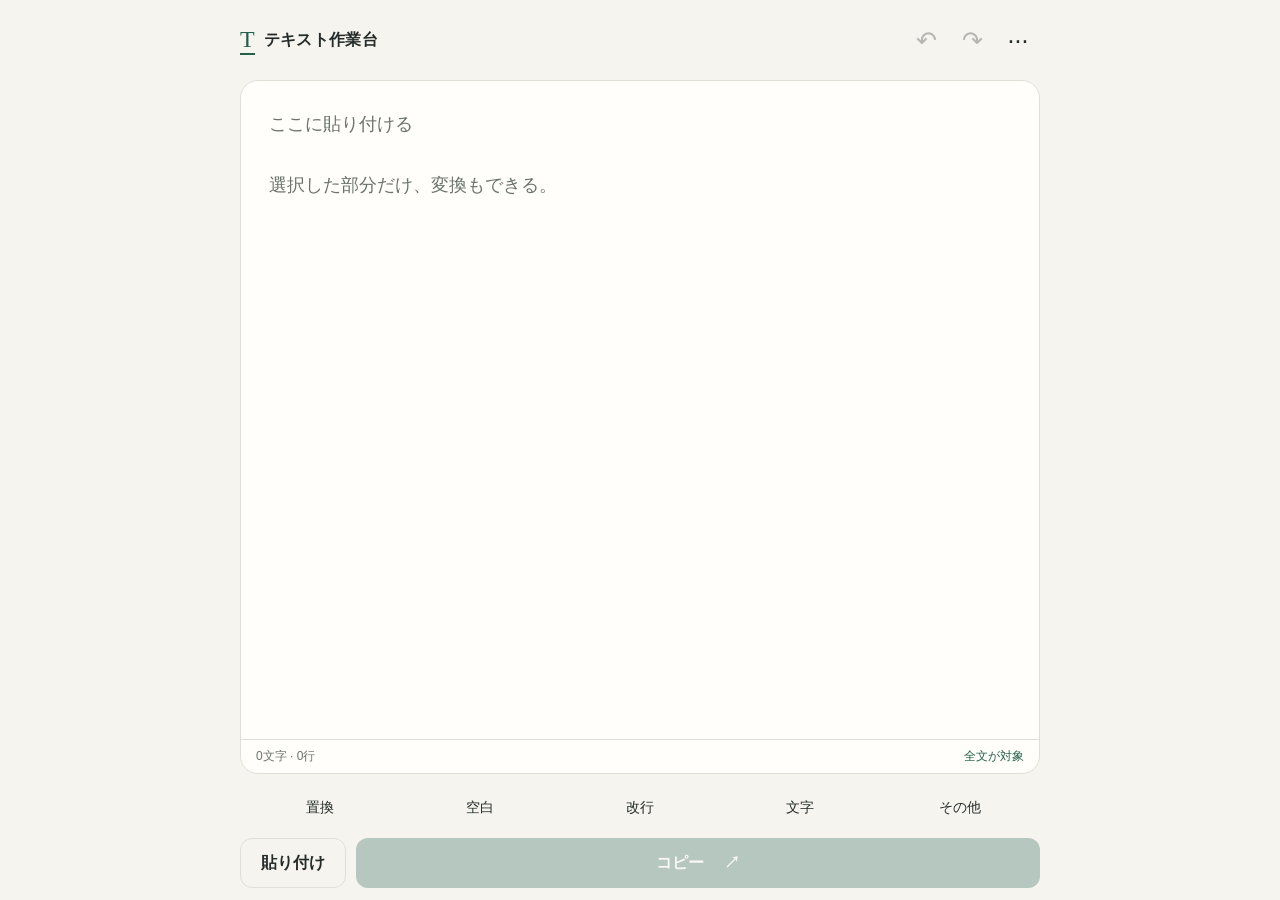
<file: textworkbench/index.html>
<!doctype html><html lang="ja"><head><meta charset="utf-8"><meta name="viewport" content="width=device-width,initial-scale=1,viewport-fit=cover,interactive-widget=resizes-content"><meta name="theme-color" content="#f5f4ef"><meta name="apple-mobile-web-app-capable" content="yes"><meta name="apple-mobile-web-app-title" content="作業台"><meta name="description" content="貼る、変換、コピー。iPhone向けの軽量なテキスト作業台。本文は外部へ送信しません。"><title>テキスト作業台</title><link rel="icon" href="icon.svg"><link rel="apple-touch-icon" href="icon.png"><link rel="manifest" href="manifest.webmanifest"><link rel="stylesheet" href="style.css"><script defer src="transforms.js"></script><script defer src="app.js"></script></head><body><main id="app"><header><div class="brand"><span class="mark">T</span><h1>テキスト作業台</h1></div><div class="history"><button id="undo" aria-label="元に戻す" title="元に戻す">↶</button><button id="redo" aria-label="やり直す" title="やり直す">↷</button><button data-panel="その他" aria-label="その他メニュー">···</button></div></header><section class="work"><textarea id="editor" aria-label="加工するテキスト" placeholder="ここに貼り付ける&#10;&#10;選択した部分だけ、変換もできる。" spellcheck="false" autocapitalize="off"></textarea><div class="metadata"><span id="stats">0文字 · 0行</span><span id="scope">全文が対象</span></div></section><footer><nav aria-label="変換カテゴリ"><button data-panel="置換">置換</button><button data-panel="空白">空白</button><button data-panel="改行">改行</button><button data-panel="文字">文字</button><button data-panel="その他">その他</button></nav><div class="primary"><button id="paste">貼り付け</button><button id="copy">コピー <span>↗</span></button></div></footer><div id="toast" role="status" aria-live="polite" hidden><span></span><button id="toastUndo">元に戻す</button></div><div id="shade" hidden></div><section id="sheet" role="dialog" aria-modal="true" aria-labelledby="sheetTitle" hidden><div class="sheet-head"><div><h2 id="sheetTitle"></h2><p id="sheetScope"></p></div><button id="close" aria-label="閉じる">×</button></div><div id="panel"></div></section></main></body></html>
</file>
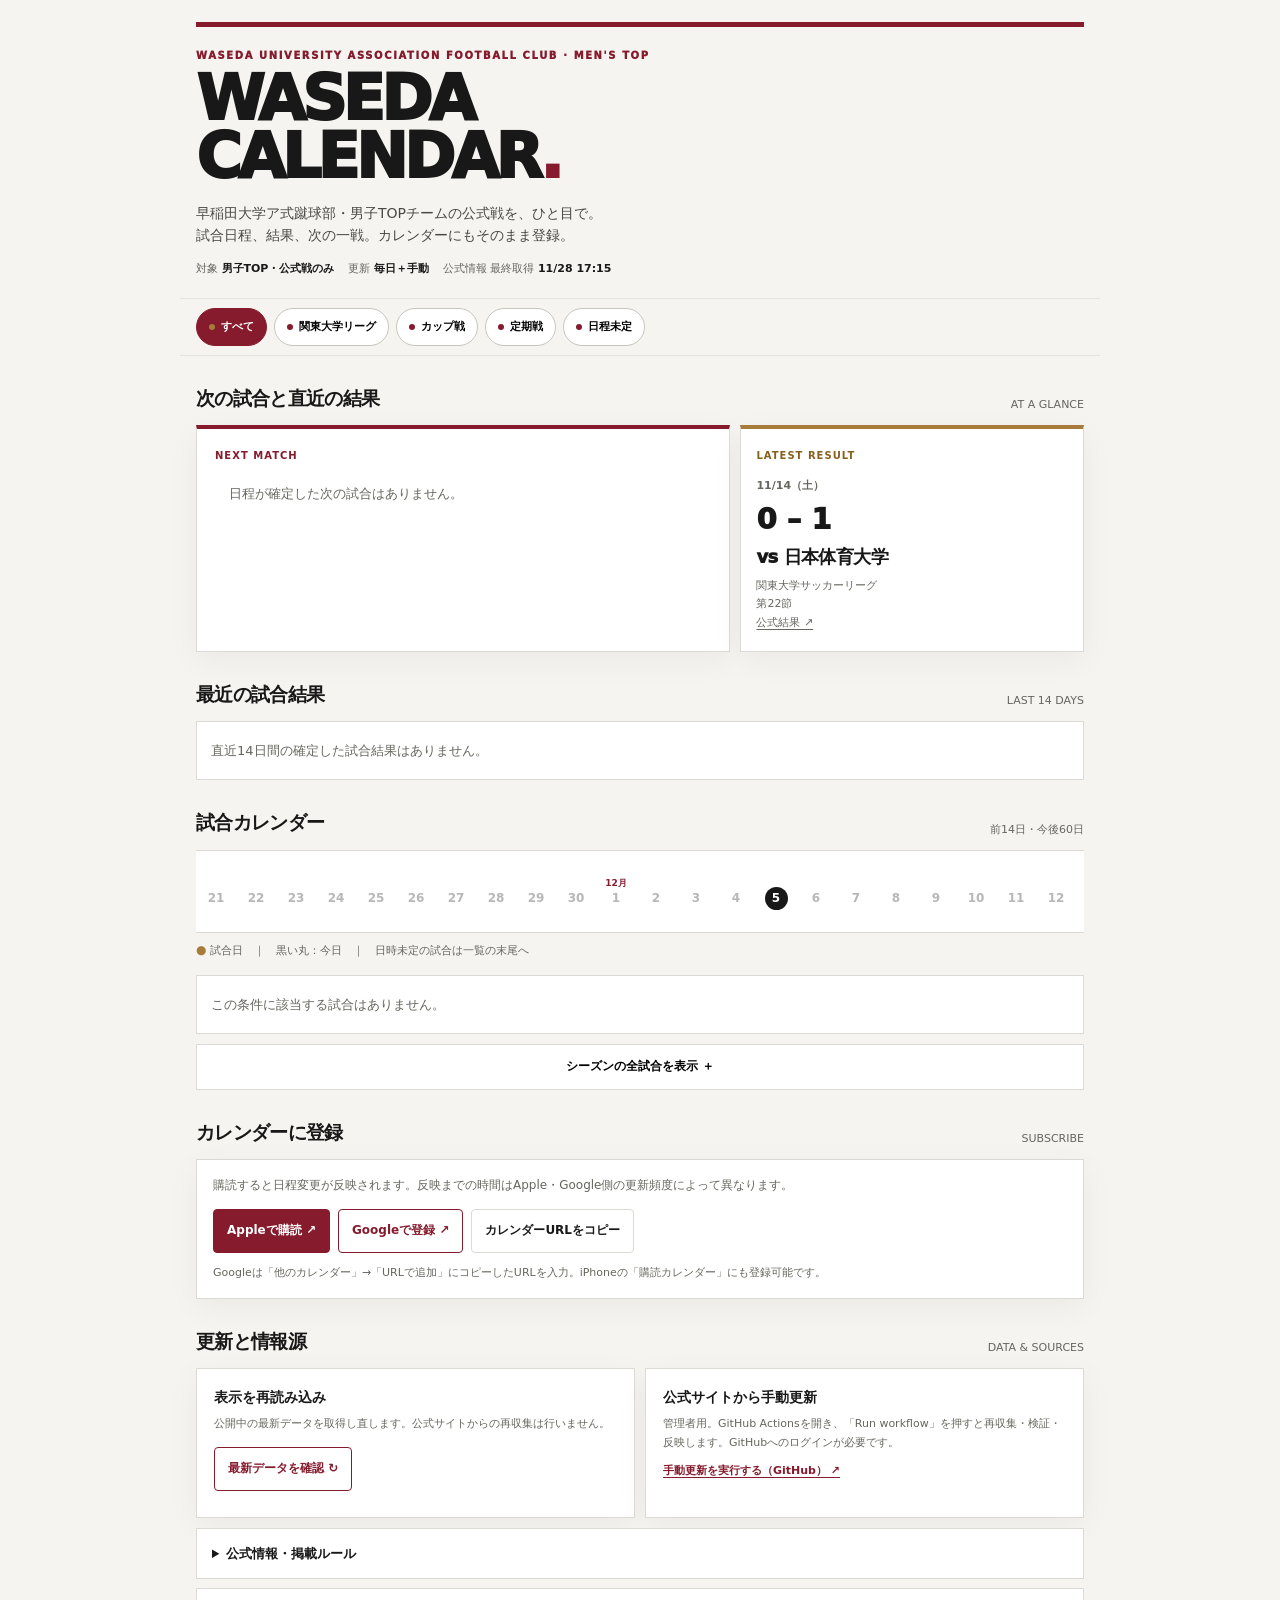
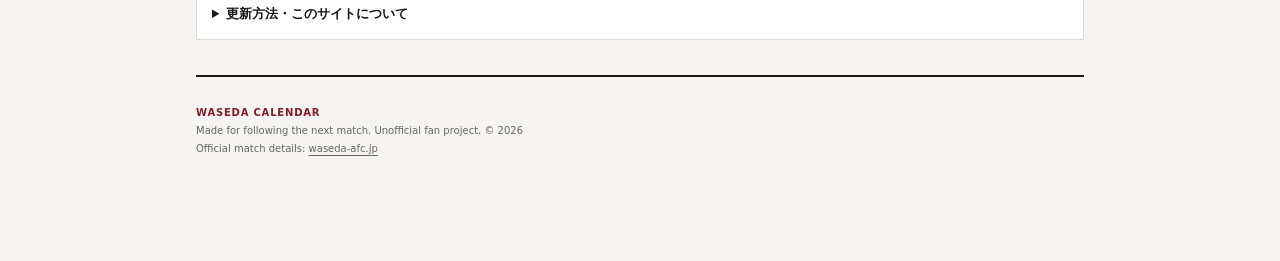
<file: waseda-calendar/index.html>
<!doctype html>
<html lang="ja">
<head>
<meta charset="utf-8">
<meta name="viewport" content="width=device-width,initial-scale=1,viewport-fit=cover">
<meta name="theme-color" content="#f5f4f0">
<meta name="description" content="早稲田大学ア式蹴球部・男子TOPの公式戦日程と試合結果。Apple・Googleカレンダー購読にも対応した非公式ファンカレンダー。">
<title>WASEDA CALENDAR｜早稲田のいまと、その次</title>
<link rel="icon" href="./favicon.svg" type="image/svg+xml">
<style>
:root{--red:#851b2d;--red-dark:#591222;--gold:#a77b39;--ink:#181818;--muted:#66665f;--paper:#f5f4f0;--card:#fff;--line:#dcdad4;--soft:#efede8;--shadow:0 8px 30px rgba(0,0,0,.048)}
*{box-sizing:border-box}
html{scroll-behavior:smooth;scroll-padding-top:82px}
body{margin:0;background:var(--paper);color:var(--ink);font:15px/1.65 system-ui,-apple-system,"Hiragino Sans","Yu Gothic",sans-serif;-webkit-text-size-adjust:100%}
a{color:inherit;text-underline-offset:3px}
button{font:inherit;cursor:pointer;touch-action:manipulation}
button:focus-visible,a:focus-visible{outline:3px solid var(--gold);outline-offset:2px}
.shell{max-width:920px;margin:0 auto;padding:22px 16px 76px}
.masthead{border-top:5px solid var(--red);padding:21px 0 5px}
.kicker{font-size:10px;color:var(--red);font-weight:950;letter-spacing:.16em}
h1{margin:5px 0 0;font-size:clamp(35px,8.5vw,62px);font-weight:950;line-height:.94;letter-spacing:-.064em}
.lede{font-size:14px;color:#494944;line-height:1.6;max-width:640px;margin:16px 0 0}
.statusline{display:flex;flex-wrap:wrap;gap:4px 14px;margin-top:13px;font-size:11px;color:var(--muted)}
.statusline b{color:var(--ink)}
.nav{position:sticky;top:0;z-index:10;margin:15px -16px 0;padding:9px 16px;display:flex;gap:7px;overflow-x:auto;background:rgba(245,244,240,.93);backdrop-filter:blur(12px);border-block:1px solid rgba(0,0,0,.07);scrollbar-width:none}
.nav::-webkit-scrollbar{display:none}
.chip{flex:0 0 auto;border:1px solid #c8c5be;padding:8px 12px;background:#fff;font-size:11px;font-weight:850;border-radius:99px;min-height:38px}
.chip:before{content:"";display:inline-block;vertical-align:middle;width:6px;height:6px;background:var(--red);border-radius:50%;margin-right:6px}
.chip[aria-pressed=true]{background:var(--red);border-color:var(--red);color:#fff}
.chip[aria-pressed=true]:before{background:var(--gold)}
.section{margin-top:27px}
.section-head{display:flex;align-items:end;justify-content:space-between;gap:12px;margin-bottom:11px}
.section-head h2{margin:0;font-size:19px;letter-spacing:-.035em;font-weight:950}
.section-head p{margin:0;font-size:11px;color:var(--muted)}
.card,.panel{background:var(--card);border:1px solid var(--line);box-shadow:var(--shadow)}
.hero{display:grid;grid-template-columns:1.4fr .9fr;gap:10px}
.hero-main{padding:19px 18px 16px;border-top:4px solid var(--red);min-width:0}
.hero-side{padding:19px 15px;border-top:4px solid var(--gold);min-width:0}
.overline{font-size:10px;letter-spacing:.1em;font-weight:900;color:var(--red)}
.hero-side .overline{color:#87601e}
.hero-date{margin-top:12px;font-size:11px;font-weight:800;color:var(--muted)}
.hero-time{font-size:31px;font-weight:950;line-height:1.2;letter-spacing:-.04em}
.hero-opp{font-size:22px;line-height:1.25;font-weight:950;letter-spacing:-.03em;margin-top:9px;overflow-wrap:anywhere}
.hero-meta{margin-top:9px;color:var(--muted);font-size:11px;overflow-wrap:anywhere}
.hero-side .hero-opp{font-size:18px}
.score{font-size:29px;font-weight:950;line-height:1.2;margin-top:7px;font-variant-numeric:tabular-nums}
.subtle{color:var(--muted);font-size:11px}
.result-board{background:#fff;border:1px solid var(--line)}
.result-row{display:grid;grid-template-columns:75px 80px minmax(0,1fr) 15px;gap:8px;align-items:center;padding:10px 12px;min-height:49px;border-bottom:1px solid var(--soft);text-decoration:none}
.result-row:last-child{border-bottom:0}
.result-row:hover{background:#fdfbf7}
.result-date{font-size:10px;color:var(--muted);font-weight:850}
.result-score{font-weight:950;font-size:15px;font-variant-numeric:tabular-nums}
.result-opponent{font-size:12px;font-weight:850;overflow-wrap:anywhere}
.result-arr{color:#9b9a94}
.pulse-wrap{border-block:1px solid var(--line);background:#fff;overflow-x:auto;scrollbar-width:thin;scroll-snap-type:x proximity}
.pulse{display:flex;min-width:100%;width:max-content;padding:9px 8px}
.pulse-day{width:40px;flex:0 0 40px;padding:5px 3px;min-height:63px;border:0;background:none;scroll-snap-align:start;border-radius:7px}
.pulse-day:hover{background:var(--soft)}
.pulse-month{height:15px;color:var(--red);font-size:9px;font-weight:900}
.pulse-num{font-size:12px;font-weight:850;line-height:1.25}
.pulse-tick{margin:9px auto 0;border-radius:9px;background:var(--red);width:5px;height:11px}
.pulse-day.today .pulse-num{background:var(--ink);color:#fff;width:23px;height:23px;line-height:23px;border-radius:50%;margin:auto}
.legend{margin-top:8px;font-size:11px;color:var(--muted)}
.timeline{display:grid;gap:9px}
.day{border:1px solid var(--line);background:#fff;scroll-margin-top:83px}
.day.today{border-top:3px solid var(--red)}
.day-header{padding:10px 13px;border-bottom:1px solid var(--soft);display:flex;align-items:center;justify-content:space-between;gap:10px;font-weight:900;font-size:13px}
.day-header small{font-size:10px;font-weight:750;color:var(--muted)}
.event{display:grid;grid-template-columns:65px minmax(0,1fr);gap:12px;padding:14px 15px 14px 12px;border-left:4px solid var(--red);border-bottom:1px solid var(--soft)}
.event:last-child{border-bottom:0}
.event-time{font-size:17px;font-weight:950;letter-spacing:-.025em;line-height:1.2}
.event-status{margin-top:5px;font-size:9px;font-weight:900;color:var(--muted)}
.event-body .smallhead{font-size:9px;font-weight:950;color:var(--red);letter-spacing:.09em}
.event-body .versus{font-size:17px;font-weight:950;line-height:1.4;margin-top:3px;overflow-wrap:anywhere}
.event-body .detail{font-size:11px;color:var(--muted);margin-top:5px;line-height:1.5}
.event-body .src{font-size:10px;margin-top:8px;display:inline-block;color:#555}
.tag{border-radius:4px;background:var(--soft);color:#53504a;font-size:9px;padding:2px 5px;font-weight:800;margin-left:5px}
.empty{padding:18px 14px;color:var(--muted);font-size:13px}
.showmore{display:block;width:100%;padding:12px;border:1px solid var(--line);background:white;font-size:12px;font-weight:900}
.toolbar{display:flex;flex-wrap:wrap;gap:8px;margin-top:13px}
.action{display:inline-flex;align-items:center;justify-content:center;gap:5px;text-decoration:none;border:1px solid var(--red);background:var(--red);color:#fff;padding:11px 13px;font-weight:900;font-size:12px;min-height:43px;border-radius:4px}
.action.secondary{background:#fff;color:var(--red)}
.action.tertiary{border-color:var(--line);background:#fff;color:var(--ink)}
.action:hover{filter:brightness(.94)}
.action:disabled{opacity:.5;cursor:wait}
.info-grid{display:grid;grid-template-columns:repeat(2,minmax(0,1fr));gap:10px}
.info-box{padding:17px}
.info-title{font-size:14px;font-weight:950}
.info-desc{font-size:11px;color:var(--muted);line-height:1.7;margin-top:6px}
.info-link{font-size:11px;font-weight:850;color:var(--red);display:inline-block;margin-top:9px}
details{border:1px solid var(--line);background:#fff;padding:2px 15px}
details summary{font-size:13px;font-weight:900;padding:12px 0;cursor:pointer}
details p,details li{font-size:12px;color:#56564f;line-height:1.75}
details a{color:var(--red)}
details ul{padding-left:20px}
details[open] summary{border-bottom:1px solid var(--soft)}
footer{padding:27px 0;border-top:2px solid var(--ink);margin-top:35px;color:var(--muted);font-size:10px;line-height:1.8}
footer b{color:var(--red);letter-spacing:.08em}
.dots{font-size:12px;color:var(--gold);font-weight:900}
.notice{margin-top:10px;padding:10px 12px;background:#fff8e8;border:1px solid #e4d4b5;font-size:11px;line-height:1.6;color:#665321}
#loading{padding:35px 10px;text-align:center;color:var(--muted)}
@media(max-width:540px){
.shell{padding-top:15px}
.hero{grid-template-columns:1fr 1fr;gap:7px}
.hero-main,.hero-side{padding:13px 11px}
.hero-time{font-size:26px}
.hero-opp{font-size:18px}
.hero-side .hero-opp{font-size:15px}
.score{font-size:23px}
.result-row{grid-template-columns:53px 65px minmax(0,1fr) 12px;gap:6px;padding:10px 9px}
.info-grid{grid-template-columns:1fr}
.section-head h2{font-size:18px}
}
@media(prefers-reduced-motion:reduce){html{scroll-behavior:auto}}
</style>
</head>
<body>
<main class="shell">
<header class="masthead">
<div class="kicker">WASEDA UNIVERSITY ASSOCIATION FOOTBALL CLUB · MEN'S TOP</div>
<h1>WASEDA<br>CALENDAR<span style="color:var(--red)">.</span></h1>
<p class="lede">早稲田大学ア式蹴球部・男子TOPチームの公式戦を、ひと目で。<br>試合日程、結果、次の一戦。カレンダーにもそのまま登録。</p>
<div class="statusline"><span>対象 <b>男子TOP・公式戦のみ</b></span><span>更新 <b>毎日＋手動</b></span><span id="updated">データを取得中…</span></div>
</header>
<nav class="nav" aria-label="大会フィルタ">
<button class="chip" data-filter="all" aria-pressed="true">すべて</button>
<button class="chip" data-filter="league" aria-pressed="false">関東大学リーグ</button>
<button class="chip" data-filter="cup" aria-pressed="false">カップ戦</button>
<button class="chip" data-filter="regular" aria-pressed="false">定期戦</button>
<button class="chip" data-filter="undated" aria-pressed="false">日程未定</button>
</nav>
<section class="section">
<div class="section-head"><h2>次の試合と直近の結果</h2><p>AT A GLANCE</p></div>
<div class="hero">
<div class="card hero-main" id="nextMatch"><div class="overline">NEXT MATCH</div><div class="empty">読み込み中…</div></div>
<div class="card hero-side" id="latestResult"><div class="overline">LATEST RESULT</div><div class="empty">読み込み中…</div></div>
</div>
</section>
<section class="section">
<div class="section-head"><h2>最近の試合結果</h2><p>LAST 14 DAYS</p></div>
<div id="results" class="result-board"><div class="empty">読み込み中…</div></div>
</section>
<section class="section">
<div class="section-head"><h2>試合カレンダー</h2><p id="windowLabel">前14日・今後60日</p></div>
<div class="pulse-wrap"><div id="pulse" class="pulse"></div></div>
<div class="legend"><span class="dots">●</span> 試合日　｜　黒い丸：今日　｜　日時未定の試合は一覧の末尾へ</div>
<div class="timeline" id="timeline" style="margin-top:14px"><div id="loading">公式日程を読み込んでいます…</div></div>
<div style="margin-top:10px"><button class="showmore" id="more" type="button">2026シーズンの全試合を表示 ＋</button></div>
</section>
<section class="section">
<div class="section-head"><h2>カレンダーに登録</h2><p>SUBSCRIBE</p></div>
<div class="panel" style="padding:16px">
<p style="margin:0;font-size:12px;color:var(--muted)">購読すると日程変更が反映されます。反映までの時間はApple・Google側の更新頻度によって異なります。</p>
<div class="toolbar">
<a class="action" href="webcal://silovar-uk.github.io/worksportfolio/waseda-calendar/all.ics" id="appleLink">Appleで購読 ↗</a>
<a class="action secondary" href="https://calendar.google.com/calendar/u/0/r/settings/addbyurl" target="_blank" rel="noopener">Googleで登録 ↗</a>
<button class="action tertiary" type="button" id="copyIcs">カレンダーURLをコピー</button>
</div>
<div class="subtle" style="margin-top:11px">Googleは「他のカレンダー」→「URLで追加」にコピーしたURLを入力。iPhoneの「購読カレンダー」にも登録可能です。</div>
</div>
</section>
<section class="section">
<div class="section-head"><h2>更新と情報源</h2><p>DATA &amp; SOURCES</p></div>
<div class="info-grid">
<div class="panel info-box">
<div class="info-title">表示を再読み込み</div>
<div class="info-desc">公開中の最新データを取得し直します。公式サイトからの再収集は行いません。</div>
<div class="toolbar"><button class="action secondary" id="reload" type="button">最新データを確認 ↻</button></div>
<div id="reloadStatus" class="subtle" role="status" aria-live="polite" style="margin-top:9px"></div>
</div>
<div class="panel info-box">
<div class="info-title">公式サイトから手動更新</div>
<div class="info-desc">管理者用。GitHub Actionsを開き、「Run workflow」を押すと再収集・検証・反映します。GitHubへのログインが必要です。</div>
<a class="info-link" href="https://github.com/silovar-uk/worksportfolio/actions/workflows/update-waseda-calendar.yml" target="_blank" rel="noopener">手動更新を実行する（GitHub） ↗</a>
</div>
</div>
<div id="audit" aria-live="polite"></div>
<div style="display:grid;gap:9px;margin-top:10px">
<details>
<summary>公式情報・掲載ルール</summary>
<p>一次情報は<a href="https://www.waseda-afc.jp/game-men" target="_blank" rel="noopener">早稲田大学ア式蹴球部｜男子部の試合結果</a>。<a href="https://www.waseda-afc.jp/calendar/calendar-men.cgi" target="_blank" rel="noopener">男子部の月間予定</a>と照合しています。</p>
<ul>
<li>対象：男子TOPの関東大学リーグ、総理大臣杯、アミノバイタルカップ、定期戦など。FC、Iリーグ、女子、練習試合は除外。</li>
<li>主ソースと月間予定に食い違いがある場合、主ソースを優先し警告を記録。</li>
<li>日時未定は勝手に日付・時刻を補完しません。日時の確定していない試合はiCalに含めません。</li>
<li>表示結果は公式サイトの更新状況に依存します。会場・開始時刻の最終確認は公式情報をご参照ください。</li>
</ul>
</details>
<details>
<summary>更新方法・このサイトについて</summary>
<p>GitHub Actionsにより毎日自動更新。管理者は<a href="https://github.com/silovar-uk/worksportfolio/actions/workflows/update-waseda-calendar.yml" target="_blank" rel="noopener">更新ワークフロー</a>から手動実行できます。公式サイトに接続できない場合や検証が失敗した場合、前回公開データを保持します。</p>
<p>本サイトはファンによる非公式プロジェクトであり、早稲田大学ア式蹴球部および大会主催者の公式サービスではありません。</p>
</details>
</div>
</section>
<footer><b>WASEDA CALENDAR</b><br>Made for following the next match. Unofficial fan project. © 2026<br>Official match details: <a href="https://www.waseda-afc.jp/game-men" target="_blank" rel="noopener">waseda-afc.jp</a></footer>
</main>
<script>
(function(){
'use strict';
var ICS_URL='https://silovar-uk.github.io/worksportfolio/waseda-calendar/all.ics';
var all=[], meta={}, filter='all', expanded=false;
var $=function(s){return document.querySelector(s)};
var $$=function(s){return Array.prototype.slice.call(document.querySelectorAll(s))};
var esc=function(s){return String(s==null?'':s).replace(/[&<>"']/g,function(c){return {'&':'&amp;','<':'&lt;','>':'&gt;','"':'&quot;',"'":'&#39;'}[c]})};
var today=function(){return new Date(Date.now()+9*3600000).toISOString().slice(0,10)};
var daydiff=function(date,offset){return new Date(Date.parse(date+'T00:00:00Z')+offset*86400000).toISOString().slice(0,10)};
var formatDate=function(s){if(!s)return '日時未定';var p=s.split('-');var d=new Date(s+'T00:00:00Z');return Number(p[1])+'/'+Number(p[2])+'（'+'日月火水木金土'[d.getUTCDay()]+'）'};
var kind=function(e){return e.competition==='関東大学サッカーリーグ'?'league':e.competition==='定期交流戦'?'regular':'cup'};
var visible=function(e){return filter==='all'||(filter==='undated'&&!e.date)||kind(e)===filter};
var score=function(e){if(!e.result)return '結果未反映';var r=e.result;var s=r.for+' – '+r.against;return r.pkFor==null?s:s+' (PK '+r.pkFor+'–'+r.pkAgainst+')'};
var name=function(e){return 'vs '+esc(e.opponent)};
var sortEvents=function(a,b){return (a.date||'9999').localeCompare(b.date||'9999')||(a.time||'99').localeCompare(b.time||'99')};
var isFinal=function(e){return !!(e.result&&Number.isInteger(e.result.for)&&Number.isInteger(e.result.against))};
function renderHero(){
 var t=today(), currentTime=new Date(Date.now()+9*3600000).toISOString().slice(0,16), upcoming=all.filter(function(e){return e.date&&!isFinal(e)&&(e.date+'T'+(e.time||'23:59'))>=currentTime}).sort(sortEvents);
 var previous=all.filter(function(e){return e.date&&e.date<=t&&isFinal(e)}).sort(sortEvents).reverse();
 var next=upcoming[0],prev=previous[0];
 $('#nextMatch').innerHTML='<div class="overline">NEXT MATCH</div>'+(next?'<div class="hero-date">'+formatDate(next.date)+' · '+esc(next.round)+'</div><div class="hero-time">'+esc(next.time||'時刻未定')+'</div><div class="hero-opp">'+name(next)+'</div><div class="hero-meta">'+esc(next.competition)+'<br>'+esc(next.venue)+'</div>':'<div class="empty">日程が確定した次の試合はありません。</div>');
 $('#latestResult').innerHTML='<div class="overline">LATEST RESULT</div>'+(prev?'<div class="hero-date">'+formatDate(prev.date)+'</div><div class="score">'+esc(score(prev))+'</div><div class="hero-opp">'+name(prev)+'</div><div class="hero-meta">'+esc(prev.competition)+'<br>'+esc(prev.round)+'<br><a href="'+esc(prev.resultSource||prev.source)+'" target="_blank" rel="noopener">公式結果 ↗</a></div>':'<div class="empty">結果はまだありません。</div>');
}
function renderRecent(){
 var t=today(),recent=all.filter(function(e){return e.date&&e.date<=t&&e.date>=daydiff(t,-14)&&isFinal(e)}).sort(sortEvents).reverse();
 $('#results').innerHTML=recent.length?recent.map(function(e){return '<a class="result-row" href="'+esc(e.resultSource||e.source)+'" target="_blank" rel="noopener"><span class="result-date">'+formatDate(e.date)+'</span><span class="result-score">'+esc(score(e))+'</span><span class="result-opponent">'+name(e)+'</span><span class="result-arr">↗</span></a>'}).join(''):'<div class="empty">直近14日間の確定した試合結果はありません。</div>';
}
function renderPulse(){
 var t=today(),days=[],start=daydiff(t,-14),stop=daydiff(t,60);
 for(var day=start;day<=stop;day=daydiff(day,1)){
 var matches=all.filter(function(e){return e.date===day&&visible(e)});
 var p=day.split('-');
 days.push('<button type="button" class="pulse-day'+(day===t?' today':'')+'" '+(matches.length?'data-scroll="'+day+'"':'disabled')+' title="'+esc(formatDate(day))+'"><div class="pulse-month">'+(p[2]==='01'?Number(p[1])+'月':'')+'</div><div class="pulse-num">'+Number(p[2])+'</div>'+(matches.length?'<div class="pulse-tick"></div>':'')+'</button>');
 }
 $('#pulse').innerHTML=days.join('');
 $$('#pulse [data-scroll]').forEach(function(b){b.addEventListener('click',function(){var el=document.getElementById('d-'+b.getAttribute('data-scroll'));if(el)el.scrollIntoView({behavior:'smooth',block:'start'})})});
}
function renderTimeline(){
 var t=today(),start=daydiff(t,-14),end=daydiff(t,60),events=all.filter(visible);
 if(!expanded)events=events.filter(function(e){return !e.date||(e.date>=start&&e.date<=end)});
 events.sort(sortEvents);
 var groups={};events.forEach(function(e){var d=e.date||'undated';if(!groups[d])groups[d]=[];groups[d].push(e)});
 var keys=Object.keys(groups).sort(function(a,b){return (a==='undated'?'9999':a).localeCompare(b==='undated'?'9999':b)});
 $('#timeline').innerHTML=keys.length?keys.map(function(key){
 var group=groups[key],isToday=key===t;
 return '<article id="d-'+esc(key)+'" class="day'+(isToday?' today':'')+'"><div class="day-header"><span>'+esc(formatDate(key==='undated'?null:key))+'</span><small>'+group.length+' MATCH'+(group.length>1?'ES':'')+'</small></div>'+group.map(function(e){
 var finished=isFinal(e),time=e.date?(e.time||'未定'):'–',status=finished?'FT':e.date&&(e.date+'T'+(e.time||'23:59'))<new Date(Date.now()+9*3600000).toISOString().slice(0,16)?'結果確認中':'NEXT',subtitle=e.competition+'｜'+e.round;
 return '<div class="event"><div><div class="event-time">'+esc(finished?score(e):time)+'</div><div class="event-status">'+status+'</div></div><div class="event-body"><div class="smallhead">WASEDA TOP <span class="tag">'+esc(e.homeAway||'')+'</span></div><div class="versus">'+name(e)+'</div><div class="detail">'+esc(subtitle)+'<br>'+esc(e.venue)+'</div><a class="src" href="'+esc(e.resultSource||e.source||'https://www.waseda-afc.jp/game-men')+'" target="_blank" rel="noopener">'+(finished?'公式結果':'公式日程')+'を確認 ↗</a></div></div>'
 }).join('')+'</article>'}).join(''):'<div class="day"><div class="empty">この条件に該当する試合はありません。</div></div>';
 $('#more').textContent=expanded?'直近の試合表示に戻す −':'シーズンの全試合を表示 ＋';
 $('#windowLabel').textContent=expanded?'2026シーズン':'前14日・今後60日';
}
function renderAudit(){
 var audit=meta.audit||{};
 var w=audit.warnings||[];
 $('#audit').innerHTML=w.length?'<div class="notice">公式ソースの照合メモ：'+w.length+'件の差異・確認事項があります。<details style="background:transparent;border:none;padding:0;margin-top:5px"><summary style="padding:3px 0">内容を見る</summary><ul>'+w.slice(0,20).map(function(s){return '<li>'+esc(s)+'</li>'}).join('')+'</ul></details></div>':'';
}
function render(){
 $$('.chip').forEach(function(c){c.setAttribute('aria-pressed',String(c.dataset.filter===filter))});
 renderHero();renderRecent();renderPulse();renderTimeline();renderAudit();
}
async function loadData(){
 var r=await fetch('./schedule.json?v='+Date.now(),{cache:'no-store'});
 if(!r.ok)throw Error('HTTP '+r.status);
 var j=await r.json();
 if(!Array.isArray(j.events)||j.events.length<20)throw Error('試合データを確認できません');
 all=j.events;meta=j;
 var stamp=new Date(j.updatedAt);
 $('#updated').innerHTML='公式情報 最終取得 <b>'+esc(isNaN(stamp.valueOf())?j.updatedAt:stamp.toLocaleString('ja-JP',{timeZone:'Asia/Tokyo',month:'numeric',day:'numeric',hour:'2-digit',minute:'2-digit'}))+'</b>';
 render();
}
$$('.chip').forEach(function(c){c.addEventListener('click',function(){filter=c.dataset.filter;render()})});
$('#more').addEventListener('click',function(){expanded=!expanded;renderTimeline()});
$('#reload').addEventListener('click',async function(){
 var b=this,old=meta.updatedAt;
 b.disabled=true;$('#reloadStatus').textContent='最新の公開データを確認しています…';
 try{await loadData();$('#reloadStatus').textContent=old===meta.updatedAt?'公開データは最新です。':'新しい公開データに更新しました。'}
 catch(e){$('#reloadStatus').textContent='取得に失敗しました。通信状況を確認してください。'}
 finally{b.disabled=false}
});
$('#copyIcs').addEventListener('click',async function(){try{await navigator.clipboard.writeText(ICS_URL);this.textContent='コピーしました ✓'}catch(e){window.prompt('このURLをコピーしてください',ICS_URL)}});
loadData().catch(function(e){$('#updated').textContent='取得エラー';$('#timeline').innerHTML='<div class="notice">試合データを読み込めませんでした。ページを再読み込みするか、公式サイトをご確認ください。</div>';$('#results').innerHTML='<div class="empty">データを読み込めません。</div>';$('#nextMatch').innerHTML='<div class="overline">NEXT MATCH</div><div class="empty">取得できませんでした。</div>';$('#latestResult').innerHTML='<div class="overline">LATEST RESULT</div><div class="empty">取得できませんでした。</div>'});
})();
</script>
</body>
</html>
</file>
<file: catalog.css>
.catalog-overview{margin:0 0 18px;border:1px solid var(--line-dark);background:rgba(255,253,247,.9);box-shadow:6px 6px 0 rgba(32,36,38,.06)}
.catalog-quick{display:grid;grid-template-columns:repeat(6,minmax(0,1fr));border-bottom:1px solid var(--line-dark)}
.catalog-quick-button{min-width:0;padding:13px 12px;border:0;border-right:1px solid var(--line);background:transparent;color:var(--ink);text-align:left;cursor:pointer;display:flex;align-items:flex-end;justify-content:space-between;gap:8px}
.catalog-quick-button:last-child{border-right:0}.catalog-quick-button span{font-size:.77rem;font-weight:750;white-space:nowrap;overflow:hidden;text-overflow:ellipsis}.catalog-quick-button strong{font:900 1.32rem/1 "Roboto Mono",monospace}.catalog-quick-button:hover{background:var(--yellow-soft)}.catalog-quick-button.is-active{background:var(--ink);color:var(--paper)}
.catalog-primary{display:grid;grid-template-columns:minmax(260px,1fr) repeat(3,minmax(155px,auto));gap:10px;padding:14px}
.catalog-search input,.catalog-primary select,.catalog-filters select{width:100%;min-height:44px;padding:.6rem .7rem;border:1px solid var(--line-dark);background:var(--paper);color:var(--ink)}
.catalog-search input{font-size:1rem}.catalog-more{border-top:1px solid var(--line);padding:0 14px}.catalog-more summary{padding:11px 0;cursor:pointer;font-weight:750;font-size:.84rem;color:var(--muted)}.catalog-more[open] summary{color:var(--ink)}
.catalog-filters{display:grid;grid-template-columns:repeat(6,minmax(0,1fr));gap:9px;padding:0 0 14px}.catalog-filters .subtle-button{grid-column:span 2;min-height:44px}
.catalog-resultbar{min-height:48px;border-top:1px solid var(--line);padding:9px 14px;display:flex;align-items:center;gap:12px}.catalog-result{margin:0;white-space:nowrap;color:var(--muted);font-size:.82rem}.catalog-result strong{font:900 1.08rem "Roboto Mono",monospace;color:var(--ink)}
.catalog-active{display:flex;flex-wrap:wrap;gap:6px;min-width:0;flex:1}.catalog-active button{padding:.28rem .48rem;border:1px solid var(--line);background:var(--bg);font-size:.72rem;cursor:pointer}.catalog-active button:hover{border-color:var(--red);color:var(--red)}.catalog-select-visible{display:flex;align-items:center;gap:.42rem;white-space:nowrap;font-size:.8rem;font-weight:750}.catalog-select-visible input,.catalog-check input{width:19px;height:19px;accent-color:var(--red)}
.catalog-bulk{position:sticky;top:76px;z-index:35;display:flex;flex-wrap:wrap;align-items:center;gap:10px;margin:0 0 16px;padding:10px 13px;border:1px solid var(--ink);background:var(--yellow);box-shadow:5px 5px 0 rgba(32,36,38,.12)}.catalog-bulk[hidden]{display:none}.catalog-bulk strong{margin-right:auto}.catalog-bulk select,.catalog-bulk button{min-height:40px}.catalog-bulk select{border:1px solid var(--ink);background:var(--paper);padding:.45rem}.catalog-feedback{min-width:110px;font-size:.78rem;font-weight:750;color:var(--red-dark)}
.catalog-groups{display:grid;gap:24px}.catalog-group{min-width:0}.catalog-group-head{display:flex;align-items:baseline;gap:10px;margin:0 0 9px;padding:0 2px 7px;border-bottom:2px solid var(--ink)}.catalog-group-head h3{margin:0;font-size:1.05rem}.catalog-group-head span{font:700 .72rem "Roboto Mono",monospace;color:var(--muted)}
.catalog-list{display:grid;gap:0;border-top:1px solid var(--line-dark)}.catalog-row{position:relative;display:grid;grid-template-columns:34px minmax(280px,1.5fr) minmax(310px,1fr) minmax(112px,auto);gap:12px;align-items:center;min-height:72px;padding:9px 10px;border:1px solid var(--line-dark);border-top:0;background:var(--paper);transition:background .12s ease,transform .12s ease}.catalog-row:hover{background:#fffaf0;transform:translateX(2px)}.catalog-row.selected{background:#fff4b8;border-color:var(--red)}
.catalog-check{display:grid;place-items:center;width:30px;height:30px;cursor:pointer}.catalog-main{min-width:0;border:0;background:transparent;padding:0;text-align:left;cursor:pointer}.catalog-titleline{display:flex;align-items:center;gap:7px;min-width:0}.catalog-titleline strong{font-size:.98rem;line-height:1.3;white-space:nowrap;overflow:hidden;text-overflow:ellipsis}.catalog-titleline em{flex:0 0 auto;padding:.08rem .32rem;background:var(--red);color:#fff;font:800 .58rem "Roboto Mono",monospace;font-style:normal}.catalog-summaryline{display:block;margin-top:3px;color:var(--muted);font-size:.78rem;white-space:nowrap;overflow:hidden;text-overflow:ellipsis}.catalog-main:hover strong{color:var(--red);text-decoration:underline}
.catalog-facts{display:grid;grid-template-columns:1.35fr 1fr .8fr;gap:6px;align-items:center;color:var(--muted);font-size:.69rem}.catalog-facts>span{white-space:nowrap;overflow:hidden;text-overflow:ellipsis}.status{display:inline-flex;align-items:center;width:max-content;max-width:100%;padding:.14rem .38rem;border:1px solid var(--line);background:var(--bg);font-size:.67rem;font-weight:750}.status-active,.status-development{border-color:var(--red);color:var(--red-dark);background:#fff4ef}.status-prototype{border-color:#967b00;background:#fff8cc;color:#6f5b00}.status-dormant,.status-legacy{color:var(--muted)}
.catalog-links{display:flex;align-items:center;justify-content:flex-end;gap:5px}.catalog-links a,.catalog-local{display:inline-flex;padding:.28rem .42rem;border:1px solid var(--line);font-size:.66rem;line-height:1;text-decoration:none;color:var(--ink);white-space:nowrap}.catalog-links a:hover{border-color:var(--ink);background:var(--ink);color:var(--paper)}.catalog-local{border-style:dashed;color:var(--muted)}
.catalog-grid{display:grid;grid-template-columns:repeat(12,minmax(0,1fr));gap:12px}.catalog-card{grid-column:span 3;position:relative;min-height:224px;padding:46px 15px 14px;border:1px solid var(--line-dark);background:var(--paper);box-shadow:4px 4px 0 rgba(32,36,38,.06);display:flex;flex-direction:column}.catalog-card.featured{grid-column:span 6}.catalog-card.selected,.catalog-table tr.selected td{background:#fff4b8;border-color:var(--red)}.catalog-card .catalog-check{position:absolute;top:10px;left:10px}.catalog-card-top,.catalog-card-bottom{display:flex;align-items:center;justify-content:space-between;gap:8px;color:var(--muted);font:700 .65rem "Roboto Mono",monospace}.catalog-card h3{margin:.65rem 0 .3rem;font-size:1.15rem;line-height:1.25}.catalog-card>p{margin:0 0 auto;color:var(--muted);font-size:.82rem;display:-webkit-box;-webkit-line-clamp:3;-webkit-box-orient:vertical;overflow:hidden}.catalog-card-bottom{margin-top:14px}.catalog-open{width:100%;margin-top:10px;padding:.55rem;border:1px solid var(--ink);background:transparent;text-align:center;cursor:pointer}.catalog-open:hover{background:var(--ink);color:var(--paper)}
.catalog-table-wrap{overflow:auto;border:1px solid var(--line-dark);background:var(--paper)}.catalog-table{width:100%;min-width:940px;border-collapse:collapse;font-size:.79rem}.catalog-table th,.catalog-table td{padding:9px 10px;border-bottom:1px solid var(--line);text-align:left;vertical-align:middle}.catalog-table th{position:sticky;top:0;background:var(--ink);color:var(--paper);z-index:2;font-size:.7rem}.catalog-table .check-cell{width:46px;text-align:center}.catalog-table .catalog-check{margin:auto}.catalog-title{border:0;background:transparent;text-align:left;cursor:pointer;padding:0;display:grid;gap:.12rem}.catalog-title strong{font-size:.86rem}.catalog-title small{max-width:440px;color:var(--muted);line-height:1.35;white-space:nowrap;overflow:hidden;text-overflow:ellipsis}.catalog-title:hover strong{text-decoration:underline;color:var(--red)}
@media(max-width:1100px){.catalog-quick{grid-template-columns:repeat(3,1fr)}.catalog-quick-button:nth-child(3){border-right:0}.catalog-quick-button:nth-child(-n+3){border-bottom:1px solid var(--line)}.catalog-primary{grid-template-columns:1fr 1fr 1fr}.catalog-search{grid-column:1/-1}.catalog-filters{grid-template-columns:repeat(3,1fr)}.catalog-row{grid-template-columns:34px minmax(240px,1.3fr) minmax(250px,1fr) auto}.catalog-facts{grid-template-columns:1fr 1fr}.catalog-card{grid-column:span 4}.catalog-card.featured{grid-column:span 8}}
@media(max-width:760px){.catalog-overview{box-shadow:4px 4px 0 rgba(32,36,38,.06)}.catalog-quick{grid-template-columns:repeat(2,1fr)}.catalog-quick-button:nth-child(n){border-right:1px solid var(--line);border-bottom:1px solid var(--line)}.catalog-quick-button:nth-child(even){border-right:0}.catalog-quick-button:nth-last-child(-n+2){border-bottom:0}.catalog-primary{grid-template-columns:1fr 1fr;padding:10px}.catalog-search,.catalog-primary select:first-of-type{grid-column:1/-1}.catalog-filters{grid-template-columns:1fr 1fr}.catalog-filters .subtle-button{grid-column:1/-1}.catalog-resultbar{align-items:flex-start;flex-wrap:wrap}.catalog-active{order:3;flex-basis:100%}.catalog-select-visible{margin-left:auto}.catalog-bulk{position:fixed;left:10px;right:10px;top:auto;bottom:calc(10px + env(safe-area-inset-bottom));z-index:60;margin:0}.catalog-bulk strong{width:100%;margin:0}.catalog-feedback{min-width:0}.catalog-row{grid-template-columns:30px minmax(0,1fr) auto;gap:8px;min-height:82px}.catalog-main{grid-column:2}.catalog-facts{grid-column:2/4;display:flex;flex-wrap:wrap;gap:5px}.catalog-facts span:nth-child(n+3){font-size:.63rem}.catalog-links{grid-column:3;grid-row:1;align-self:start}.catalog-grid{gap:10px}.catalog-card,.catalog-card.featured{grid-column:span 12;min-height:190px}.catalog-table{min-width:840px}}

.catalog-purpose{font-weight:800;color:var(--ink)}
</file>
<file: shell.css>
/*
 * Canonical top-shell presentation.
 * Header, header search, and the compact hero are owned here.
 * Feature CSS must not redefine these selectors.
 */

.site-header{
  position:sticky;
  top:0;
  z-index:70;
  border-bottom:1px solid rgba(119,122,115,.45);
  background:var(--bg);
}
.header-inner{
  width:min(calc(100% - 40px),var(--max));
  min-height:48px;
  margin:auto;
  display:grid;
  grid-template-columns:auto minmax(240px,420px) auto;
  align-items:center;
  gap:10px 16px;
}
.site-brand{
  display:inline-flex;
  align-items:center;
  gap:.45rem;
  min-width:0;
  font-size:.82rem;
  font-weight:800;
  text-decoration:none;
  white-space:nowrap;
}
.brand-mark{
  display:block;
  width:28px;
  height:28px;
  object-fit:contain;
  flex:0 0 auto;
}
.global-nav{
  display:flex;
  align-items:center;
  justify-content:flex-end;
  gap:0;
  min-width:0;
}
.nav-button{
  border:0;
  border-bottom:2px solid transparent;
  background:transparent;
  padding:.3rem .44rem;
  font-size:.74rem;
  white-space:nowrap;
  cursor:pointer;
}
.nav-button:hover,.nav-button:focus-visible,.nav-button.is-active{
  color:var(--red);
  border-bottom-color:currentColor;
}

.header-search{
  position:relative;
  min-width:0;
  width:100%;
  z-index:4;
}
.header-search-label{display:block;position:relative}
.header-search-input{
  width:100%;
  min-height:34px;
  padding:.38rem 2rem .38rem .62rem;
  border:1px solid var(--line-dark);
  border-radius:0;
  background:var(--paper);
  color:var(--ink);
  font-size:.78rem;
  line-height:1.2;
}
.header-search-input:focus{
  outline:2px solid color-mix(in srgb,var(--yellow) 78%,transparent);
  outline-offset:1px;
}
.header-search-icon{
  position:absolute;
  right:.62rem;
  top:50%;
  transform:translateY(-50%);
  color:var(--muted);
  pointer-events:none;
}
.header-search-panel{
  position:absolute;
  top:calc(100% + 6px);
  left:0;
  right:0;
  z-index:120;
  max-height:min(62vh,460px);
  overflow:auto;
  border:1px solid var(--line-dark);
  background:var(--paper);
  box-shadow:0 10px 26px rgba(32,36,38,.16);
}
.header-search-panel[hidden]{display:none}
.header-search-list{display:grid;gap:2px;padding:4px}
.header-search-option{
  appearance:none;
  width:100%;
  display:grid;
  grid-template-columns:minmax(0,1fr) auto;
  gap:4px 10px;
  padding:.56rem .58rem;
  border:0;
  background:transparent;
  color:var(--ink);
  text-align:left;
  cursor:pointer;
}
.header-search-option:hover,.header-search-option:focus-visible,.header-search-option.is-active{
  background:var(--bg);
  outline:none;
}
.header-search-option strong{display:block;font-size:.78rem;line-height:1.25}
.header-search-option small{
  grid-column:1;
  display:block;
  overflow:hidden;
  color:var(--muted);
  font-size:.65rem;
  line-height:1.4;
  text-overflow:ellipsis;
  white-space:nowrap;
}
.header-search-option span{
  grid-column:2;
  grid-row:1/3;
  align-self:center;
  color:var(--muted);
  font-size:.58rem;
}
.header-search-all{
  appearance:none;
  width:100%;
  margin-top:2px;
  padding:.52rem .62rem;
  border:0;
  border-top:1px solid var(--line);
  background:transparent;
  color:var(--ink);
  text-align:left;
  font-size:.68rem;
  font-weight:800;
  cursor:pointer;
}
.header-search-all:hover,.header-search-all:focus-visible{background:var(--yellow);outline:none}
.header-search-empty{margin:0;padding:.65rem;color:var(--muted);font-size:.68rem}

/* Context line, not a visual hero. Keep this deliberately close to body size. */
.hero{
  min-height:auto;
  padding-block:10px 5px;
  display:grid;
  grid-template-columns:minmax(0,1fr);
  gap:0;
  align-items:start;
  position:relative;
}
.hero::before{display:none}
.hero-copy>.eyebrow,.hero-note,.hero-stats{display:none!important}
.hero-copy h1{
  margin:0;
  max-width:none;
  font-size:1.05rem;
  line-height:1.42;
  letter-spacing:0;
  font-weight:800;
}
.hero-copy h1 br{display:none}
.hero-lead{
  max-width:720px;
  margin:.22rem 0 0;
  color:var(--muted);
  font-size:.75rem;
  line-height:1.5;
}
.hero-actions{
  display:flex;
  align-items:center;
  flex-wrap:wrap;
  gap:.5rem;
  margin-top:.4rem;
}
.hero-actions .primary-action{
  min-height:30px;
  padding:.3rem .5rem;
  box-shadow:none;
  font-size:.68rem;
}

@media(max-width:1040px){
  .header-inner{
    grid-template-columns:auto minmax(0,1fr);
    padding-block:6px 7px;
  }
  .header-search{grid-column:1/-1;grid-row:2}
  .global-nav{
    grid-column:2;
    grid-row:1;
    overflow-x:auto;
    justify-content:flex-end;
    max-width:100%;
    scrollbar-width:none;
  }
  .global-nav::-webkit-scrollbar{display:none}
}

@media(max-width:760px){
  .header-inner{
    width:min(calc(100% - 24px),var(--max));
    min-height:44px;
    gap:5px 8px;
    padding-block:5px 6px;
  }
  .site-brand{font-size:.74rem}
  .brand-mark{width:26px;height:26px}
  .nav-button{padding:.26rem .34rem;font-size:.66rem}
  .global-nav [data-about-button]{display:none}
  .header-search-input{min-height:40px;font-size:16px}
  .header-search-panel{left:0;right:0;max-height:min(58vh,420px)}
  .hero{padding-block:8px 5px}
  .hero-copy h1{font-size:1rem;line-height:1.42}
  .hero-lead{margin-top:.2rem;font-size:.72rem}
  .hero-actions{margin-top:.38rem}
}

@media(max-width:430px){
  .site-brand span{display:none}
  .global-nav{justify-self:stretch}
  .nav-button{padding-inline:.3rem}
  .header-search-option span{display:none}
  .header-search-option{grid-template-columns:1fr}
}
</file>
<file: home-shell.css>
/*
 * Works Portfolio — stable home shell.
 * The first rendered layout is the final layout: no runtime hero replacement,
 * no delayed showcase insertion, and no view-switcher-first navigation.
 */

.home-redesign .global-nav [data-view-button]{display:none!important}
.home-redesign .global-nav{gap:.35rem}
.home-redesign .global-nav [data-about-button]{padding:.35rem .5rem}
.home-redesign .current-note,
.home-redesign .recent-updates{display:none!important}
.home-redesign .view-switcher{display:none!important}
.home-redesign .hero-actions{display:none!important}

.home-redesign .hero{
  width:min(calc(100% - 40px),var(--max));
  margin-inline:auto;
  padding:clamp(28px,5vw,58px) 0 22px;
  border-bottom:1px solid var(--line);
}
.home-redesign .hero-copy h1{
  max-width:860px;
  font-size:clamp(1.8rem,4vw,3.25rem);
  line-height:1.08;
  letter-spacing:-.035em;
}
.home-redesign .hero-lead{
  max-width:760px;
  margin-top:.8rem;
  font-size:clamp(.88rem,1.4vw,1rem);
  line-height:1.75;
}

.home-problem{padding-top:24px}
.home-problem-panel{padding:20px;border:1px solid var(--ink);background:var(--ink);color:var(--paper)}
.home-problem-copy{display:grid;grid-template-columns:minmax(0,1fr) minmax(260px,430px);gap:14px 28px;align-items:end}
.home-problem-copy .eyebrow{grid-column:1/-1;margin:0;color:var(--yellow)}
.home-problem-copy h2{margin:0;font-size:clamp(1.35rem,3vw,2.15rem);line-height:1.12;letter-spacing:-.025em}
.home-problem-copy>p{margin:0;color:#d9d7cf;font-size:.78rem;line-height:1.65}
.home-problem-form{display:grid;grid-template-columns:minmax(0,1fr) auto;gap:8px;margin-top:16px}
.home-problem-form label{min-width:0}
.home-problem-form input{width:100%;min-height:52px;padding:.7rem .82rem;border:1px solid var(--paper);border-radius:0;background:var(--paper);color:var(--ink);font-size:.9rem}
.home-problem-form input:focus{outline:3px solid var(--yellow);outline-offset:2px}
.home-problem-form button{min-height:52px;padding:.7rem 1rem;border:1px solid var(--yellow);background:var(--yellow);color:var(--ink);font-weight:900;cursor:pointer}
.home-problem-form button:hover,.home-problem-form button:focus-visible{background:var(--paper);border-color:var(--paper)}
.home-problem-examples{display:flex;flex-wrap:wrap;gap:6px;align-items:center;margin-top:9px}
.home-problem-examples>span{margin-right:2px;color:#aaa79f;font-size:.64rem}
.home-problem-examples button{min-height:34px;padding:.3rem .5rem;border:1px solid #777a73;background:transparent;color:var(--paper);font-size:.65rem;cursor:pointer}
.home-problem-examples button:hover,.home-problem-examples button:focus-visible{border-color:var(--yellow);color:var(--yellow)}
.home-problem-results{margin-top:14px;border:1px solid #777a73;background:var(--paper);color:var(--ink)}
.home-problem-results[hidden]{display:none}
.home-problem-result-head{display:flex;align-items:end;justify-content:space-between;gap:16px;padding:12px 14px;border-bottom:1px solid var(--line)}
.home-problem-result-head div{display:grid;gap:2px}
.home-problem-result-head span{color:var(--red);font:800 .58rem "Roboto Mono",monospace;letter-spacing:.08em}
.home-problem-result-head strong{font-size:1rem}
.home-problem-result-head button{min-height:40px;padding:.4rem .6rem;border:1px solid var(--ink);background:transparent;font-size:.68rem;font-weight:800;cursor:pointer}
.home-problem-result-head button:hover,.home-problem-result-head button:focus-visible{background:var(--ink);color:var(--paper)}
.home-problem-result-grid{display:grid;grid-template-columns:repeat(3,minmax(0,1fr))}
.home-problem-result{min-width:0;padding:14px;border-right:1px solid var(--line)}
.home-problem-result:last-child{border-right:0}
.home-problem-reason{margin:0 0 9px;color:var(--muted);font-size:.66rem}
.home-problem-reason span{display:block;margin-bottom:2px;color:var(--red);font:800 .55rem "Roboto Mono",monospace;letter-spacing:.08em}
.home-problem-result button{width:100%;min-height:86px;padding:0;border:0;background:transparent;text-align:left;cursor:pointer}
.home-problem-result strong{display:block;font-size:.95rem}
.home-problem-result small{display:block;margin-top:5px;color:var(--muted);font-size:.68rem;line-height:1.5}
.home-problem-result button:hover strong,.home-problem-result button:focus-visible strong{color:var(--red);text-decoration:underline}
.home-problem-empty{margin:0;padding:14px;color:var(--muted);font-size:.72rem}

.home-start,
.home-frictions{padding-top:58px}
.home-section-head{
  display:flex;
  align-items:end;
  justify-content:space-between;
  gap:24px;
  margin-bottom:18px;
}
.home-section-head h2{
  margin:.18rem 0 0;
  font-size:clamp(1.45rem,3vw,2.25rem);
  line-height:1.12;
  letter-spacing:-.025em;
}
.home-section-head>p{
  max-width:420px;
  margin:0;
  color:var(--muted);
  font-size:.82rem;
}
.home-featured-grid{
  display:grid;
  grid-template-columns:repeat(4,minmax(0,1fr));
  gap:10px;
}
.home-featured-card{
  min-width:0;
  min-height:210px;
  padding:16px;
  border:1px solid var(--line-dark);
  background:var(--paper);
  display:flex;
  flex-direction:column;
}
.home-featured-role{margin:0 0 5px;color:var(--ink);font-size:.72rem;font-weight:900}
.home-featured-card-meta{
  margin:0 0 16px;
  color:var(--red);
  font:800 .62rem "Roboto Mono",monospace;
  letter-spacing:.08em;
}
.home-featured-card h3{
  margin:0;
  font-size:1.05rem;
  line-height:1.3;
}
.home-featured-card>p:not(.home-featured-card-meta){
  margin:.55rem 0 1.2rem;
  color:var(--muted);
  font-size:.78rem;
  line-height:1.6;
}
.home-featured-actions{
  display:flex;
  align-items:center;
  gap:6px;
  margin-top:auto;
}
.home-featured-actions button,
.home-featured-actions a{
  min-height:44px;
  padding:.55rem .65rem;
  border:1px solid var(--ink);
  background:transparent;
  color:var(--ink);
  text-decoration:none;
  font-size:.7rem;
  font-weight:800;
  cursor:pointer;
}
.home-featured-actions button:hover,
.home-featured-actions button:focus-visible,
.home-featured-actions a:hover,
.home-featured-actions a:focus-visible{
  background:var(--ink);
  color:var(--paper);
}

.home-friction-grid{
  display:grid;
  grid-template-columns:repeat(6,minmax(0,1fr));
  border:1px solid var(--line-dark);
  background:var(--paper);
}
.home-friction-button{
  min-width:0;
  min-height:112px;
  padding:14px 12px;
  border:0;
  border-right:1px solid var(--line);
  background:transparent;
  color:var(--ink);
  text-align:left;
  cursor:pointer;
}
.home-friction-button:last-child{border-right:0}
.home-friction-button:hover,
.home-friction-button:focus-visible,
.home-friction-button.is-active{
  background:var(--yellow);
  outline:none;
}
.home-friction-button span{
  display:block;
  color:var(--muted);
  font:800 .58rem "Roboto Mono",monospace;
  letter-spacing:.08em;
}
.home-friction-button strong{
  display:block;
  margin-top:15px;
  font-size:.88rem;
  line-height:1.35;
}
.home-friction-button b{
  display:block;
  margin-top:5px;
  color:var(--red);
  font:900 1.25rem "Roboto Mono",monospace;
}
.home-friction-results{margin-top:10px;border:1px solid var(--line-dark);background:var(--paper)}
.home-friction-results[hidden]{display:none}
.home-friction-result-head{display:flex;justify-content:space-between;align-items:end;gap:18px;padding:14px 16px;border-bottom:1px solid var(--line)}
.home-friction-result-head div{display:grid;gap:2px}
.home-friction-result-head span{font:800 .58rem "Roboto Mono",monospace;color:var(--red);letter-spacing:.08em}
.home-friction-result-head strong{font-size:1.08rem}
.home-friction-result-head small{color:var(--muted);font-size:.68rem}
.home-friction-result-head button{min-height:44px;border:1px solid var(--ink);background:transparent;padding:.55rem .7rem;font-size:.72rem;font-weight:800;cursor:pointer}
.home-friction-result-head button:hover,.home-friction-result-head button:focus-visible{background:var(--ink);color:var(--paper)}
.home-friction-result-grid{display:grid;grid-template-columns:repeat(3,minmax(0,1fr))}
.home-friction-result-card{min-width:0;padding:14px;border-right:1px solid var(--line)}
.home-friction-result-card:last-child{border-right:0}
.home-friction-result-card>p{margin:0 0 10px;color:var(--muted);font-size:.7rem;line-height:1.55}
.home-friction-result-card>p span{display:block;margin-bottom:3px;color:var(--red);font:800 .58rem "Roboto Mono",monospace}
.home-friction-result-card button{width:100%;min-height:72px;padding:0;border:0;background:transparent;text-align:left;cursor:pointer}
.home-friction-result-card strong{display:block;font-size:.92rem}
.home-friction-result-card small{display:block;margin-top:4px;color:var(--muted);font-size:.7rem;line-height:1.5}
.home-friction-result-card button:hover strong,.home-friction-result-card button:focus-visible strong{color:var(--red);text-decoration:underline}
.home-surprise-row{
  display:flex;
  align-items:center;
  justify-content:space-between;
  gap:16px;
  margin-top:10px;
  padding:10px 0;
  border-bottom:1px solid var(--line);
}
.home-surprise-row p{margin:0;color:var(--muted);font-size:.76rem}
.home-surprise{
  min-height:44px;
  padding:.45rem .72rem;
  border:1px dashed var(--ink);
  background:transparent;
  font-size:.72rem;
  font-weight:800;
  cursor:pointer;
}
.home-surprise:hover,.home-surprise:focus-visible{background:var(--ink);color:var(--paper)}

.home-redesign .explorer{padding-top:68px}
.home-redesign .explorer-heading{margin-bottom:16px}
.home-redesign .explorer-heading .eyebrow{margin-bottom:.3rem}
.home-redesign .explorer-heading h2{font-size:clamp(1.7rem,3.4vw,2.65rem)}

/* Catalog: one canonical dense list. */
.home-redesign .catalog-overview{
  margin-bottom:12px;
  box-shadow:none;
  border-color:var(--line-dark);
}
.home-redesign .catalog-quick{
  display:flex;
  flex-wrap:nowrap;
  overflow-x:auto;
  scrollbar-width:none;
}
.home-redesign .catalog-quick::-webkit-scrollbar{display:none}
.home-redesign .catalog-quick-button{
  flex:0 0 auto;
  min-width:118px;
  min-height:48px;
  padding:9px 11px;
}
.home-redesign .catalog-quick-button strong{font-size:1rem}
.home-redesign .catalog-primary{
  grid-template-columns:minmax(260px,1fr) minmax(165px,220px);
  gap:8px;
  padding:10px;
}
.home-redesign .catalog-primary [data-cat-layout],
.home-redesign .catalog-primary [data-cat-group]{display:none!important}
.home-redesign .catalog-search input,
.home-redesign .catalog-primary select,
.home-redesign .catalog-filters select{min-height:40px}
.home-redesign .catalog-more{padding-inline:10px}
.home-redesign .catalog-filters{grid-template-columns:repeat(4,minmax(0,1fr));gap:7px}
.home-redesign .catalog-resultbar{min-height:42px;padding:7px 10px}
.home-redesign .catalog-select-visible,
.home-redesign .catalog-check,
.home-redesign .catalog-bulk{display:none!important}
.home-redesign .catalog-row{
  grid-template-columns:minmax(280px,1.45fr) minmax(290px,1fr) minmax(108px,auto);
  min-height:72px;
  padding:10px 12px;
  transform:none!important;
}
.home-redesign .catalog-row>.catalog-main{grid-column:1}
.home-redesign .catalog-row>.catalog-facts{grid-column:2}
.home-redesign .catalog-row>.catalog-links{grid-column:3}
.home-redesign .catalog-summaryline{font-size:.76rem}
.home-redesign .catalog-private-source{
  display:inline-flex;
  margin-left:6px;
  padding:.1rem .28rem;
  border:1px dashed var(--line-dark);
  color:var(--muted);
  font-size:.55rem;
  vertical-align:middle;
}
.home-redesign .catalog-main-static{cursor:default}
.home-redesign .catalog-main-static:hover strong{color:inherit;text-decoration:none}

.home-redesign .principles{padding-top:76px}
.home-redesign .principle-flow strong{font-size:1rem}
.home-redesign .principle-flow p{font-size:.78rem}
.home-redesign .site-footer{margin-top:72px}

/* The old inline renderer may run for a few milliseconds. Never show it. */
.home-redesign [data-view-panel]{visibility:hidden}
.home-redesign.catalog-core-ready [data-view-panel]{visibility:visible}

@media(max-width:980px){
  .home-featured-grid{grid-template-columns:repeat(2,minmax(0,1fr))}
  .home-friction-grid{grid-template-columns:repeat(3,minmax(0,1fr))}
  .home-friction-button:nth-child(3n){border-right:0}
  .home-friction-button:nth-child(-n+3){border-bottom:1px solid var(--line)}
  .home-redesign .catalog-row{grid-template-columns:minmax(230px,1.3fr) minmax(220px,1fr) auto}
}

@media(max-width:760px){
  .home-redesign .header-inner{grid-template-columns:auto minmax(0,1fr)}
  .home-redesign .global-nav{display:none}
  .home-redesign .header-search{grid-column:1/-1}
  .home-redesign .hero{width:min(calc(100% - 24px),var(--max));padding-top:22px}
  .home-redesign .hero-copy h1{font-size:clamp(1.55rem,8vw,2.35rem)}
  .home-problem{padding-top:18px}
  .home-problem-panel{padding:14px}
  .home-problem-copy{grid-template-columns:1fr;gap:8px}
  .home-problem-copy .eyebrow{grid-column:1}
  .home-problem-form{grid-template-columns:1fr}
  .home-problem-form input{font-size:16px}
  .home-problem-form button{width:100%}
  .home-problem-result-grid{grid-template-columns:1fr}
  .home-problem-result{border-right:0;border-bottom:1px solid var(--line)}
  .home-problem-result:last-child{border-bottom:0}
  .home-problem-result-head{align-items:flex-start}
  .home-start,.home-frictions{padding-top:44px}
  .home-section-head{align-items:start;margin-bottom:14px}
  .home-section-head>p{display:none}
  .home-featured-grid{
    display:flex;
    overflow-x:auto;
    gap:9px;
    scroll-snap-type:x mandatory;
    scrollbar-width:none;
    margin-inline:-12px;
    padding-inline:12px;
  }
  .home-featured-grid::-webkit-scrollbar{display:none}
  .home-featured-card{flex:0 0 min(82vw,310px);min-height:190px;scroll-snap-align:start}
  .home-friction-grid{grid-template-columns:repeat(2,minmax(0,1fr))}
  .home-friction-result-grid{grid-template-columns:1fr}
  .home-friction-result-card{border-right:0;border-bottom:1px solid var(--line)}
  .home-friction-result-card:last-child{border-bottom:0}
  .home-friction-result-head{align-items:flex-start}
  .home-friction-button:nth-child(n){border-right:1px solid var(--line);border-bottom:1px solid var(--line)}
  .home-friction-button:nth-child(even){border-right:0}
  .home-friction-button:nth-last-child(-n+2){border-bottom:0}
  .home-friction-button{min-height:98px;padding:12px 10px}
  .home-surprise-row{align-items:flex-start}
  .home-surprise-row p{max-width:62%}
  .home-redesign .explorer{padding-top:50px}
  .home-redesign .catalog-primary{grid-template-columns:1fr;padding:8px}
  .home-redesign .catalog-search{grid-column:1!important}
  .home-redesign .catalog-primary [data-cat-sort]{grid-column:1!important}
  .home-redesign .catalog-filters{grid-template-columns:1fr 1fr}
  .home-redesign .catalog-row{
    grid-template-columns:minmax(0,1fr) auto;
    grid-template-rows:auto auto;
    gap:5px 8px;
    min-height:76px;
    padding:9px 8px;
  }
  .home-redesign .catalog-row>.catalog-main{grid-column:1;grid-row:1}
  .home-redesign .catalog-row>.catalog-facts{
    grid-column:1;
    grid-row:2;
    display:flex;
    flex-wrap:wrap;
    gap:4px 8px;
  }
  .home-redesign .catalog-row>.catalog-facts span:nth-child(n+3){display:none}
  .home-redesign .catalog-row>.catalog-links{grid-column:2;grid-row:1/3;align-self:center}
  .home-redesign .catalog-links a{display:none}
  .home-redesign .catalog-links a:first-child{display:inline-flex;align-items:center;min-height:36px;padding:.35rem .5rem;font-size:.64rem}
}

@media(prefers-reduced-motion:reduce){
  .home-featured-grid{scroll-behavior:auto}
}

.detail-journey{display:grid;grid-template-columns:repeat(3,minmax(0,1fr));margin-top:1.6rem;border:1px solid var(--line-dark);background:var(--bg)}
.detail-journey>div{padding:16px;border-right:1px solid var(--line)}
.detail-journey>div:last-child{border-right:0}
.detail-journey span{display:block;margin-bottom:7px;color:var(--red);font:800 .6rem "Roboto Mono",monospace;letter-spacing:.08em}
.detail-journey p{margin:0;font-size:.8rem;line-height:1.6}
@media(max-width:640px){.detail-journey{grid-template-columns:1fr}.detail-journey>div{border-right:0;border-bottom:1px solid var(--line)}.detail-journey>div:last-child{border-bottom:0}}

/* Three explicit ways to use the portfolio, without hiding the existing search. */
.home-intent-nav{display:flex;flex-wrap:wrap;gap:.6rem;padding-top:1rem;padding-bottom:.25rem}
.home-intent-nav a{display:inline-flex;align-items:center;min-height:44px;padding:.65rem .85rem;border:1px solid var(--line-dark);border-radius:4px;color:var(--ink);text-decoration:none;font-weight:700;font-size:.82rem}
.home-intent-nav a:hover,.home-intent-nav a:focus-visible{background:var(--ink);color:#fff;outline-offset:3px}
@media(max-width:600px){.home-intent-nav{display:grid;grid-template-columns:1fr;gap:.45rem}.home-intent-nav a{width:100%}}
</file>
<file: textworkbench/style.css>
:root{color-scheme:light dark;--bg:#f5f4ef;--paper:#fffefa;--ink:#242b28;--muted:#6b726b;--line:#dedfd7;--accent:#24614d;--soft:#e7efe8;--vh:100dvh;--top:0px;--safe:env(safe-area-inset-bottom)}*{box-sizing:border-box}body{margin:0;background:var(--bg);color:var(--ink);font:16px -apple-system,BlinkMacSystemFont,"Helvetica Neue",sans-serif;overflow:hidden}button,input,textarea{font:inherit}button{color:inherit;background:none;border:0;cursor:pointer;min-height:44px;border-radius:12px;touch-action:manipulation}button:disabled{opacity:.3;cursor:default}button:focus-visible,input:focus-visible,textarea:focus-visible{outline:2px solid var(--accent);outline-offset:2px}button:active{background:var(--soft)}#app{position:fixed;top:var(--top);height:var(--vh);left:0;right:0;max-width:860px;margin:auto;display:flex;flex-direction:column;padding:env(safe-area-inset-top) 16px 0}header{display:flex;align-items:center;justify-content:space-between;flex-shrink:0;min-height:64px}.brand{display:flex;align-items:center;gap:9px}.mark{font-family:Georgia,serif;font-size:24px;color:var(--accent);border-bottom:2px solid var(--accent)}h1{font-size:16px;letter-spacing:.02em;margin:0;font-weight:650}.history{display:flex;gap:2px}.history button{width:44px;font-size:25px}.work{flex:1;min-height:70px;display:flex;flex-direction:column;background:var(--paper);border:1px solid var(--line);border-radius:18px;overflow:hidden}textarea{width:100%;flex:1;min-height:0;resize:none;border:0;background:transparent;color:var(--ink);padding:20px 18px;font-size:17px;line-height:1.7;outline:none!important;overflow:auto;-webkit-overflow-scrolling:touch}textarea::placeholder{color:var(--muted)}.metadata{font-size:12px;display:flex;justify-content:space-between;gap:8px;padding:8px 15px;border-top:1px solid var(--line);color:var(--muted)}#scope{color:var(--accent)}footer{flex-shrink:0;padding:8px 0 max(12px,var(--safe))}nav{display:grid;grid-template-columns:repeat(5,1fr);margin-bottom:8px}nav button{font-size:14px}.primary{display:flex;gap:10px}.primary button{height:50px;font-weight:600}#paste{border:1px solid var(--line);padding:0 20px}#copy{flex:1;background:var(--accent);color:#fff;display:flex;justify-content:center;gap:20px;align-items:center}#shade{position:absolute;inset:0;background:#0005;z-index:5}#sheet{position:absolute;bottom:0;left:0;right:0;z-index:6;background:var(--paper);border-radius:24px 24px 0 0;padding:18px 20px max(20px,var(--safe));max-height:calc(100% - 12px);overflow:auto;box-shadow:0 -12px 50px #0002}.sheet-head{display:flex;justify-content:space-between;align-items:flex-start;gap:12px;margin-bottom:12px}.sheet-head h2{font-size:20px;margin:0}.sheet-head p{font-size:13px;color:var(--accent);margin:5px 0 0}#close{width:44px;font-size:28px;background:var(--bg)}.action{display:flex;align-items:center;justify-content:space-between;gap:12px;width:100%;padding:12px 4px;border-bottom:1px solid var(--line);text-align:left;min-height:54px}.action span:last-child{color:var(--muted)}label{display:block;font-size:14px;color:var(--muted);margin:10px 0 6px}input[type=text]{width:100%;min-height:46px;border:1px solid var(--line);border-radius:10px;padding:10px;background:var(--bg);color:var(--ink);font-size:16px}.row{display:flex;gap:10px;margin-top:12px}.row button{flex:1;background:var(--soft);padding:8px}.row .strong{background:var(--accent);color:#fff}#matches{font-size:14px;color:var(--muted);margin:10px 0}details{font-size:14px;margin-top:14px}details label{display:flex;align-items:center;gap:8px}input[type=checkbox]{width:20px;height:20px;accent-color:var(--accent)}.note{font-size:14px;line-height:1.7;color:var(--muted)}#toast{position:absolute;z-index:10;left:16px;right:16px;bottom:calc(126px + var(--safe));background:var(--ink);color:var(--paper);border-radius:14px;padding:8px 14px;display:flex;align-items:center;justify-content:space-between;gap:8px;font-size:14px;box-shadow:0 5px 20px #0002}#toast button{color:var(--paper);font-weight:600;white-space:nowrap}#toast[hidden],[hidden]{display:none!important}.keyboard{--safe:0px}.keyboard header{min-height:50px}.keyboard footer{padding-bottom:5px}.keyboard .primary{display:none}.keyboard textarea{padding:12px 15px}.keyboard #toast{bottom:58px}@media(max-height:400px){header{min-height:44px}#app{padding-top:0}footer{padding-top:2px}nav{margin-bottom:2px}.primary button{height:44px}#toast{bottom:105px}}@media(prefers-color-scheme:dark){:root{--bg:#171c19;--paper:#202622;--ink:#ecf0e8;--muted:#a4ada3;--line:#394139;--accent:#87c5a4;--soft:#303e34}#copy,.row .strong{color:#17271d}}@media(min-width:700px){#app{padding-left:30px;padding-right:30px}header{min-height:80px}textarea{padding:28px;font-size:18px}footer{padding-top:12px}#sheet{left:30px;right:30px}}
</file>
